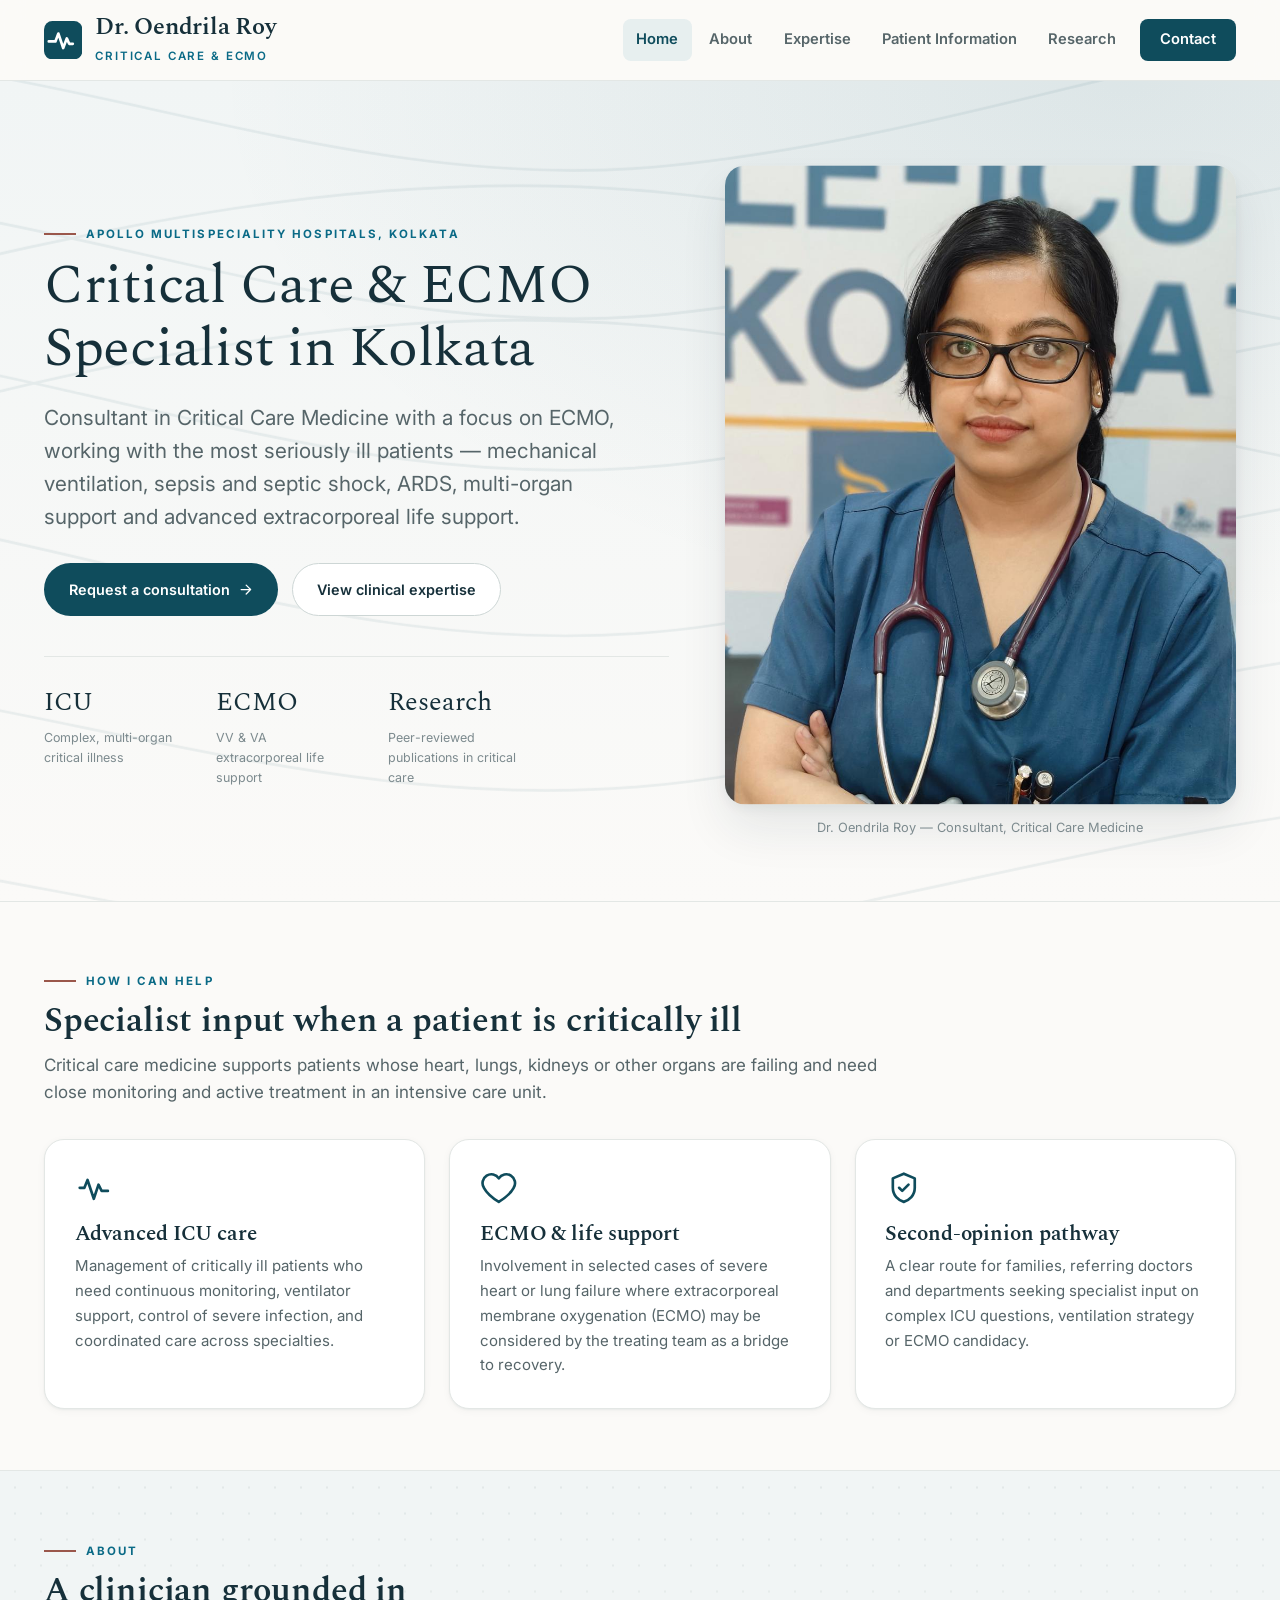
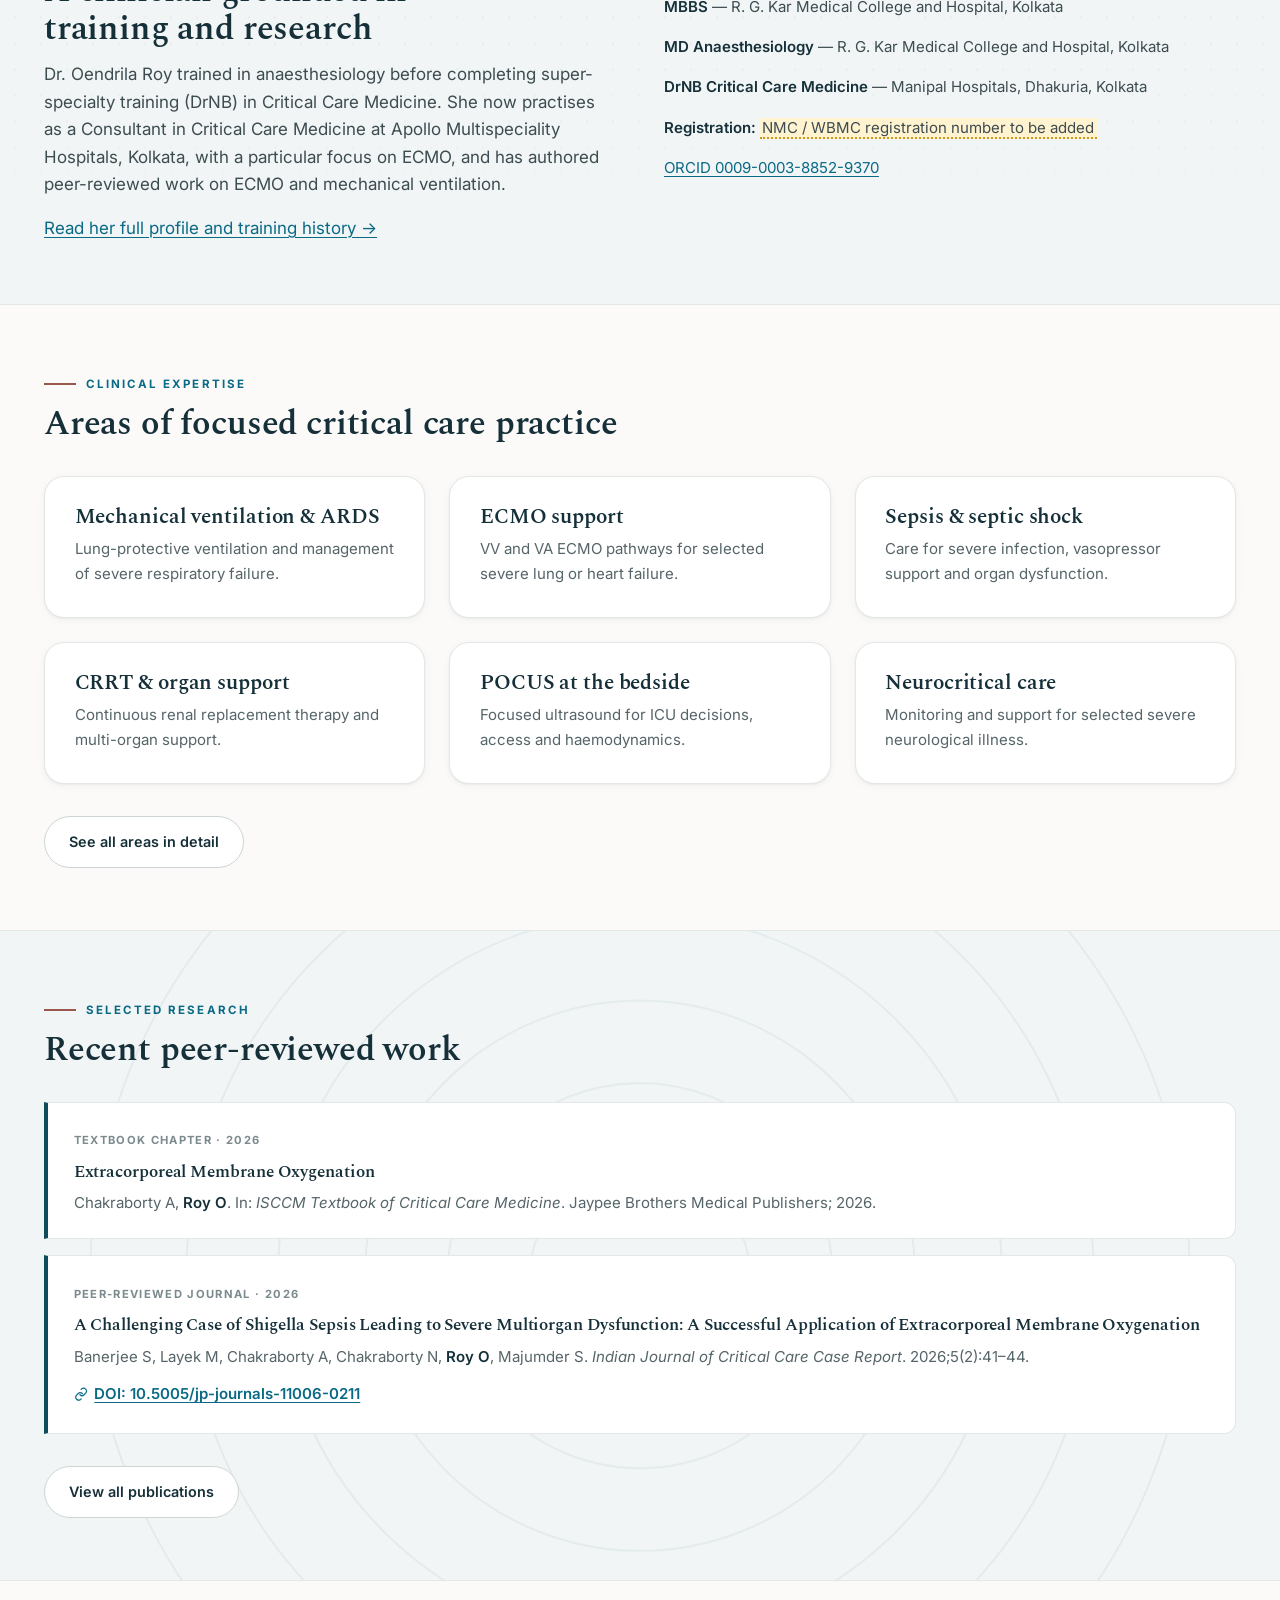
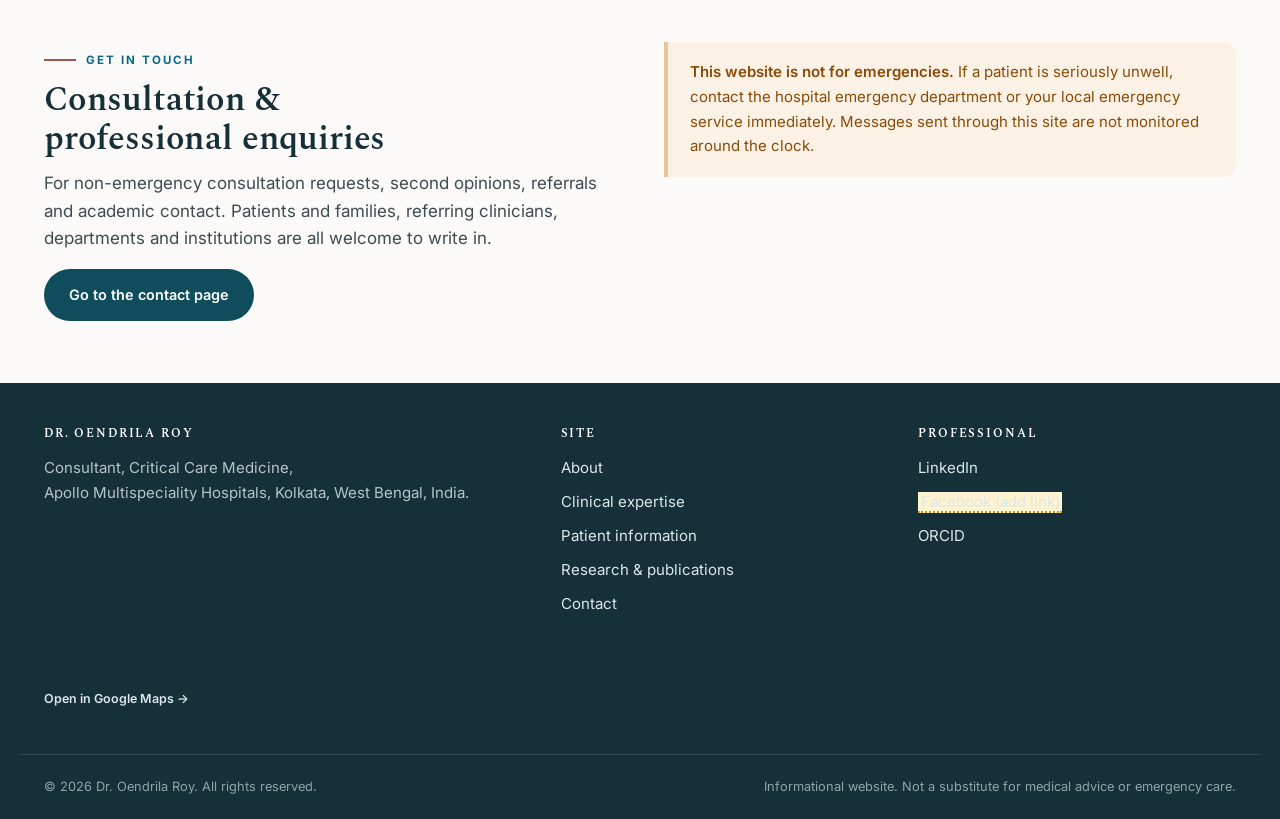
<file: index.html>
<!doctype html>
<html lang="en-IN">
  <head>
    <meta charset="utf-8" />
    <meta name="viewport" content="width=device-width, initial-scale=1" />

    <title>Dr. Oendrila Roy | Critical Care &amp; ECMO Specialist in Kolkata</title>
    <meta
      name="description"
      content="Dr. Oendrila Roy is a Consultant in Critical Care Medicine at Apollo Multispeciality Hospitals, Kolkata, with a focus on ECMO. Expertise in ICU care, mechanical ventilation, ECMO, sepsis, ARDS and multi-organ support."
    />
    <meta
      name="keywords"
      content="Critical Care Specialist Kolkata, ECMO Specialist Kolkata, ICU Specialist Kolkata, Intensivist Kolkata, Mechanical Ventilation Kolkata, Sepsis Specialist Kolkata, ARDS Kolkata, Dr Oendrila Roy"
    />
    <meta name="author" content="Dr. Oendrila Roy" />
    <meta name="robots" content="index, follow, max-image-preview:large" />
    <meta name="theme-color" content="#0f4c5c" />

    <link rel="canonical" href="https://droendrilaroy.github.io/" />
    <meta property="og:type" content="website" />
    <meta
      property="og:title"
      content="Dr. Oendrila Roy | Critical Care &amp; ECMO Specialist in Kolkata"
    />
    <meta
      property="og:description"
      content="Consultant in Critical Care Medicine at Apollo Multispeciality Hospitals, Kolkata, with a focus on ECMO."
    />
    <meta property="og:url" content="https://droendrilaroy.github.io/" />
    <meta property="og:image" content="https://droendrilaroy.github.io/assets/img/portrait.jpg" />
    <meta property="og:image:alt" content="Portrait of Dr. Oendrila Roy" />
    <meta name="twitter:card" content="summary_large_image" />

    <link rel="icon" href="assets/img/favicon.svg" type="image/svg+xml" />
    <link rel="apple-touch-icon" href="assets/img/favicon.svg" />

    <link rel="preconnect" href="https://fonts.googleapis.com" />
    <link rel="preconnect" href="https://fonts.gstatic.com" crossorigin />
    <link
      href="https://fonts.googleapis.com/css2?family=Inter:wght@400;500;600;700&family=Spectral:ital,wght@0,300;0,400;0,500;0,600;1,400&display=swap"
      rel="stylesheet"
    />
    <link rel="stylesheet" href="assets/css/styles.css" />
    <script>
      document.documentElement.classList.add('js');
    </script>

    <script type="application/ld+json">
      {
        "@context": "https://schema.org",
        "@graph": [
          {
            "@type": "Physician",
            "@id": "https://droendrilaroy.github.io/#physician",
            "name": "Dr. Oendrila Roy",
            "honorificPrefix": "Dr.",
            "jobTitle": "Consultant, Critical Care Medicine",
            "medicalSpecialty": [
              "Critical Care Medicine",
              "Intensive Care Medicine",
              "Anesthesiology"
            ],
            "description": "Consultant in Critical Care Medicine at Apollo Multispeciality Hospitals, Kolkata, with expertise in ICU care, mechanical ventilation, ECMO, ARDS, sepsis and multi-organ support.",
            "url": "https://droendrilaroy.github.io/",
            "address": {
              "@type": "PostalAddress",
              "addressLocality": "Kolkata",
              "addressRegion": "West Bengal",
              "addressCountry": "IN"
            },
            "worksFor": {
              "@type": "Hospital",
              "name": "Apollo Multispeciality Hospitals, Kolkata"
            },
            "sameAs": [
              "https://orcid.org/0009-0003-8852-9370",
              "https://www.linkedin.com/in/dr-oendrila-roy-448276230/"
            ]
          },
          {
            "@type": "WebSite",
            "@id": "https://droendrilaroy.github.io/#website",
            "url": "https://droendrilaroy.github.io/",
            "name": "Dr. Oendrila Roy",
            "inLanguage": "en-IN",
            "publisher": { "@id": "https://droendrilaroy.github.io/#physician" }
          }
        ]
      }
    </script>
  </head>

  <body>
    <a class="skip-link" href="#main">Skip to main content</a>

    <!-- ============================================================
         SITE HEADER — keep identical on every page.
         Only the aria-current="page" attribute changes per page.
         ============================================================ -->
    <header class="site-header">
      <div class="container site-header__inner">
        <a class="brand" href="index.html" aria-label="Dr. Oendrila Roy — home">
          <svg class="brand__mark" viewBox="0 0 64 64" aria-hidden="true">
            <rect width="64" height="64" rx="14" fill="currentColor" />
            <path d="M8 34h11l5-13 8 24 6-16 4 9h6" fill="none" stroke="#fff" stroke-width="4.5" stroke-linecap="round" stroke-linejoin="round" />
          </svg>
          <span>
            <span class="brand__name">Dr. Oendrila Roy</span>
            <span class="brand__role">Critical Care &amp; ECMO</span>
          </span>
        </a>
        <button class="nav-toggle" id="nav-toggle" aria-expanded="false" aria-controls="nav">
          <svg viewBox="0 0 24 24" fill="none" stroke="currentColor" stroke-width="2" aria-hidden="true">
            <path d="M4 6h16M4 12h16M4 18h16" stroke-linecap="round" />
          </svg>
          <span class="sr-only">Menu</span>
        </button>
        <nav class="nav" id="nav" aria-label="Primary">
          <a href="index.html" aria-current="page">Home</a>
          <a href="about.html">About</a>
          <a href="clinical-expertise.html">Expertise</a>
          <a href="patient-information.html">Patient Information</a>
          <a href="research-publications.html">Research</a>
          <a class="nav__cta" href="contact.html">Contact</a>
        </nav>
      </div>
    </header>

    <main id="main">
      <!-- HERO -->
      <section class="hero">
        <div class="parallax-layer parallax-layer--flow" data-parallax="0.18" aria-hidden="true"></div>
        <div class="container hero__inner">
          <div>
            <span class="kicker">Apollo Multispeciality Hospitals, Kolkata</span>
            <h1 class="hero__title">Critical Care &amp; ECMO Specialist in Kolkata</h1>
            <p class="hero__lead">
              Consultant in Critical Care Medicine with a focus on ECMO, working with the
              most seriously ill patients &mdash; mechanical ventilation, sepsis
              and septic shock, ARDS, multi-organ support and advanced extracorporeal life
              support.
            </p>
            <div class="hero__actions">
              <a class="btn btn--primary" href="contact.html">
                Request a consultation
                <svg viewBox="0 0 24 24" fill="none" stroke="currentColor" stroke-width="2" aria-hidden="true">
                  <path d="M5 12h14M13 5l7 7-7 7" stroke-linecap="round" stroke-linejoin="round" />
                </svg>
              </a>
              <a class="btn btn--ghost" href="clinical-expertise.html">View clinical expertise</a>
            </div>
            <dl class="hero__stats">
              <div>
                <dt>ICU</dt>
                <dd>Complex, multi-organ critical illness</dd>
              </div>
              <div>
                <dt>ECMO</dt>
                <dd>VV &amp; VA extracorporeal life support</dd>
              </div>
              <div>
                <dt>Research</dt>
                <dd>Peer-reviewed publications in critical care</dd>
              </div>
            </dl>
          </div>

          <figure class="portrait" data-parallax="-0.06">
            <img
              src="assets/img/portrait.jpg"
              width="960"
              height="1280"
              alt="Dr. Oendrila Roy, Consultant in Critical Care Medicine"
              loading="eager"
              decoding="async"
              draggable="false"
            />
            <figcaption>
              Dr. Oendrila Roy &mdash; Consultant, Critical Care Medicine
            </figcaption>
          </figure>
        </div>
      </section>

      <!-- WHAT I DO -->
      <section class="section container">
        <div class="section-head">
          <span class="kicker">How I can help</span>
          <h2>Specialist input when a patient is critically ill</h2>
          <p>
            Critical care medicine supports patients whose heart, lungs, kidneys or other
            organs are failing and need close monitoring and active treatment in an intensive
            care unit.
          </p>
        </div>

        <div class="grid grid--3">
          <article class="card reveal">
            <svg class="card__icon" viewBox="0 0 24 24" fill="none" stroke="currentColor" stroke-width="1.7" aria-hidden="true">
              <path d="M3 12h3l2-5 4 12 3-9 2 4h4" stroke-linecap="round" stroke-linejoin="round" />
            </svg>
            <h3>Advanced ICU care</h3>
            <p>
              Management of critically ill patients who need continuous monitoring, ventilator
              support, control of severe infection, and coordinated care across specialties.
            </p>
          </article>

          <article class="card reveal">
            <svg class="card__icon" viewBox="0 0 24 24" fill="none" stroke="currentColor" stroke-width="1.7" aria-hidden="true">
              <path d="M12 21s-7-4.35-9.5-9A5.5 5.5 0 0 1 12 6a5.5 5.5 0 0 1 9.5 6c-2.5 4.65-9.5 9-9.5 9Z" stroke-linejoin="round" />
            </svg>
            <h3>ECMO &amp; life support</h3>
            <p>
              Involvement in selected cases of severe heart or lung failure where
              extracorporeal membrane oxygenation (ECMO) may be considered by the treating
              team as a bridge to recovery.
            </p>
          </article>

          <article class="card reveal">
            <svg class="card__icon" viewBox="0 0 24 24" fill="none" stroke="currentColor" stroke-width="1.7" aria-hidden="true">
              <path d="M9 12l2 2 4-4M12 3l7 3v6c0 5-3.5 8-7 9-3.5-1-7-4-7-9V6l7-3Z" stroke-linecap="round" stroke-linejoin="round" />
            </svg>
            <h3>Second-opinion pathway</h3>
            <p>
              A clear route for families, referring doctors and departments seeking specialist
              input on complex ICU questions, ventilation strategy or ECMO candidacy.
            </p>
          </article>
        </div>
      </section>

      <!-- ABOUT IN BRIEF -->
      <section class="band">
        <div class="parallax-layer parallax-layer--dots" data-parallax="0.14" aria-hidden="true"></div>
        <div class="section container">
          <div class="grid grid--2" style="align-items: center; gap: 3rem">
            <div class="prose">
              <span class="kicker">About</span>
              <h2>A clinician grounded in training and research</h2>
              <p>
                Dr. Oendrila Roy trained in anaesthesiology before completing super-specialty
                training (DrNB) in Critical Care Medicine. She now practises as a Consultant in
                Critical Care Medicine at Apollo Multispeciality Hospitals, Kolkata, with a
                particular focus on ECMO, and has authored peer-reviewed work on ECMO and
                mechanical ventilation.
              </p>
              <p>
                <a href="about.html">Read her full profile and training history &rarr;</a>
              </p>
            </div>
            <ul class="stack" style="list-style: none; padding: 0; font-size: var(--step--1)">
              <li><strong>MBBS</strong> &mdash; R. G. Kar Medical College and Hospital, Kolkata</li>
              <li><strong>MD Anaesthesiology</strong> &mdash; R. G. Kar Medical College and Hospital, Kolkata</li>
              <li><strong>DrNB Critical Care Medicine</strong> &mdash; Manipal Hospitals, Dhakuria, Kolkata</li>
              <li>
                <strong>Registration:</strong>
                <span class="to-confirm">NMC / WBMC registration number to be added</span>
              </li>
              <li>
                <a href="https://orcid.org/0009-0003-8852-9370" target="_blank" rel="noopener"
                  >ORCID 0009-0003-8852-9370</a
                >
              </li>
            </ul>
          </div>
        </div>
      </section>

      <!-- EXPERTISE PREVIEW -->
      <section class="section container">
        <div class="section-head">
          <span class="kicker">Clinical expertise</span>
          <h2>Areas of focused critical care practice</h2>
        </div>
        <div class="grid grid--3">
          <article class="card reveal"><h3>Mechanical ventilation &amp; ARDS</h3><p>Lung-protective ventilation and management of severe respiratory failure.</p></article>
          <article class="card reveal"><h3>ECMO support</h3><p>VV and VA ECMO pathways for selected severe lung or heart failure.</p></article>
          <article class="card reveal"><h3>Sepsis &amp; septic shock</h3><p>Care for severe infection, vasopressor support and organ dysfunction.</p></article>
          <article class="card reveal"><h3>CRRT &amp; organ support</h3><p>Continuous renal replacement therapy and multi-organ support.</p></article>
          <article class="card reveal"><h3>POCUS at the bedside</h3><p>Focused ultrasound for ICU decisions, access and haemodynamics.</p></article>
          <article class="card reveal"><h3>Neurocritical care</h3><p>Monitoring and support for selected severe neurological illness.</p></article>
        </div>
        <p style="margin-top: 2rem">
          <a class="btn btn--ghost" href="clinical-expertise.html">See all areas in detail</a>
        </p>
      </section>

      <!-- RESEARCH HIGHLIGHT -->
      <section class="band">
        <div class="parallax-layer parallax-layer--contour" data-parallax="-0.12" aria-hidden="true"></div>
        <div class="section container">
          <div class="section-head">
            <span class="kicker">Selected research</span>
            <h2>Recent peer-reviewed work</h2>
          </div>
          <div class="pub">
            <span class="pub__type">Textbook chapter &middot; 2026</span>
            <h3>Extracorporeal Membrane Oxygenation</h3>
            <p class="pub__authors">
              Chakraborty A, <strong>Roy O</strong>. In: <em>ISCCM Textbook of Critical Care
              Medicine</em>. Jaypee Brothers Medical Publishers; 2026.
            </p>
          </div>
          <div class="pub">
            <span class="pub__type">Peer-reviewed journal &middot; 2026</span>
            <h3>
              A Challenging Case of Shigella Sepsis Leading to Severe Multiorgan Dysfunction:
              A Successful Application of Extracorporeal Membrane Oxygenation
            </h3>
            <p class="pub__authors">
              Banerjee S, Layek M, Chakraborty A, Chakraborty N, <strong>Roy O</strong>,
              Majumder S. <em>Indian Journal of Critical Care Case Report</em>. 2026;5(2):41&ndash;44.
            </p>
            <a class="pub__doi" href="https://doi.org/10.5005/jp-journals-11006-0211" target="_blank" rel="noopener">
              <svg viewBox="0 0 24 24" fill="none" stroke="currentColor" stroke-width="2" aria-hidden="true"><path d="M10 13a5 5 0 0 0 7 0l3-3a5 5 0 0 0-7-7l-1 1M14 11a5 5 0 0 0-7 0l-3 3a5 5 0 0 0 7 7l1-1" stroke-linecap="round" stroke-linejoin="round"/></svg>
              DOI: 10.5005/jp-journals-11006-0211
            </a>
          </div>
          <p style="margin-top: 2rem">
            <a class="btn btn--ghost" href="research-publications.html">View all publications</a>
          </p>
        </div>
      </section>

      <!-- CONTACT CTA + SAFETY -->
      <section class="section container">
        <div class="grid grid--2" style="gap: 3rem; align-items: start">
          <div class="prose">
            <span class="kicker">Get in touch</span>
            <h2>Consultation &amp; professional enquiries</h2>
            <p>
              For non-emergency consultation requests, second opinions, referrals and academic
              contact. Patients and families, referring clinicians, departments and
              institutions are all welcome to write in.
            </p>
            <p><a class="btn btn--primary" href="contact.html">Go to the contact page</a></p>
          </div>
          <div class="notice" role="note">
            <strong>This website is not for emergencies.</strong> If a patient is seriously
            unwell, contact the hospital emergency department or your local emergency service
            immediately. Messages sent through this site are not monitored around the clock.
          </div>
        </div>
      </section>
    </main>

    <!-- ============================================================
         SITE FOOTER — keep identical on every page.
         ============================================================ -->
    <footer class="site-footer">
      <div class="container site-footer__grid">
        <div>
          <h4>Dr. Oendrila Roy</h4>
          <p>
            Consultant, Critical Care Medicine,<br />
            Apollo Multispeciality Hospitals, Kolkata, West Bengal, India.
          </p>
          <div class="footer-map">
            <iframe
              title="Map — Apollo Multispeciality Hospitals, Kolkata"
              src="https://www.google.com/maps?q=Apollo%20Multispeciality%20Hospitals%2C%2058%20Canal%20Circular%20Road%2C%20Kadapara%2C%20Kolkata%20700054&output=embed"
              loading="lazy"
              referrerpolicy="no-referrer-when-downgrade"
            ></iframe>
            <a
              href="https://www.google.com/maps/search/?api=1&query=Apollo%20Multispeciality%20Hospitals%20Kolkata"
              target="_blank"
              rel="noopener"
              >Open in Google Maps &rarr;</a
            >
          </div>
        </div>
        <div>
          <h4>Site</h4>
          <ul>
            <li><a href="about.html">About</a></li>
            <li><a href="clinical-expertise.html">Clinical expertise</a></li>
            <li><a href="patient-information.html">Patient information</a></li>
            <li><a href="research-publications.html">Research &amp; publications</a></li>
            <li><a href="contact.html">Contact</a></li>
          </ul>
        </div>
        <div>
          <h4>Professional</h4>
          <ul>
            <li>
              <a href="https://www.linkedin.com/in/dr-oendrila-roy-448276230/" target="_blank" rel="noopener">LinkedIn</a>
            </li>
            <li>
              <!-- TODO: replace href with the real Facebook page URL -->
              <a href="#" class="to-confirm">Facebook (add link)</a>
            </li>
            <li>
              <a href="https://orcid.org/0009-0003-8852-9370" target="_blank" rel="noopener">ORCID</a>
            </li>
          </ul>
        </div>
      </div>
      <div class="container site-footer__bar">
        <span>&copy; 2026 Dr. Oendrila Roy. All rights reserved.</span>
        <span>Informational website. Not a substitute for medical advice or emergency care.</span>
      </div>
    </footer>

    <script>
      // Mobile navigation toggle
      (function () {
        var btn = document.getElementById('nav-toggle');
        var nav = document.getElementById('nav');
        if (btn && nav) {
          btn.addEventListener('click', function () {
            var open = nav.getAttribute('data-open') === 'true';
            nav.setAttribute('data-open', String(!open));
            btn.setAttribute('aria-expanded', String(!open));
          });
        }
      })();

      // Reveal-on-scroll (progressive enhancement; content is visible without JS,
      // and any element that never gets observed is force-shown as a failsafe).
      (function () {
        var els = [].slice.call(document.querySelectorAll('.reveal'));
        function showAll() {
          els.forEach(function (el) {
            el.classList.add('is-visible');
          });
        }
        if (!('IntersectionObserver' in window)) {
          showAll();
          return;
        }
        var io = new IntersectionObserver(
          function (entries) {
            entries.forEach(function (e) {
              if (e.isIntersecting) {
                e.target.classList.add('is-visible');
                io.unobserve(e.target);
              }
            });
          },
          { rootMargin: '0px 0px -10% 0px' },
        );
        els.forEach(function (el) {
          io.observe(el);
        });
        // Failsafe: reveal anything still hidden shortly after full load.
        window.addEventListener('load', function () {
          setTimeout(showAll, 1200);
        });
      })();

      // Parallax: translate any [data-parallax] element as its section moves
      // through the viewport. Strength is the attribute value. Honours
      // prefers-reduced-motion, throttled with requestAnimationFrame.
      (function () {
        var items = [].slice.call(document.querySelectorAll('[data-parallax]'));
        if (!items.length) return;
        var reduce = window.matchMedia('(prefers-reduced-motion: reduce)');
        var ticking = false;

        function hostOf(el) {
          return (
            el.closest('.hero, .band, .page-head, .parallax-host') || el.parentElement || el
          );
        }
        function apply() {
          ticking = false;
          var vh = window.innerHeight || document.documentElement.clientHeight;
          items.forEach(function (el) {
            if (reduce.matches) {
              el.style.transform = '';
              return;
            }
            var rect = hostOf(el).getBoundingClientRect();
            var fromCentre = (rect.top + rect.height / 2 - vh / 2) / vh; // ~ -1..1 on screen
            fromCentre = Math.max(-1.2, Math.min(1.2, fromCentre)); // clamp off-screen extremes
            var speed = parseFloat(el.getAttribute('data-parallax')) || 0.15;
            el.style.transform =
              'translate3d(0,' + (fromCentre * speed * -140).toFixed(1) + 'px,0)';
          });
        }
        function schedule() {
          if (!ticking) {
            ticking = true;
            requestAnimationFrame(apply);
          }
        }
        window.addEventListener('scroll', schedule, { passive: true });
        window.addEventListener('resize', schedule);
        reduce.addEventListener('change', apply);
        apply();
      })();
    </script>
  </body>
</html>
</file>
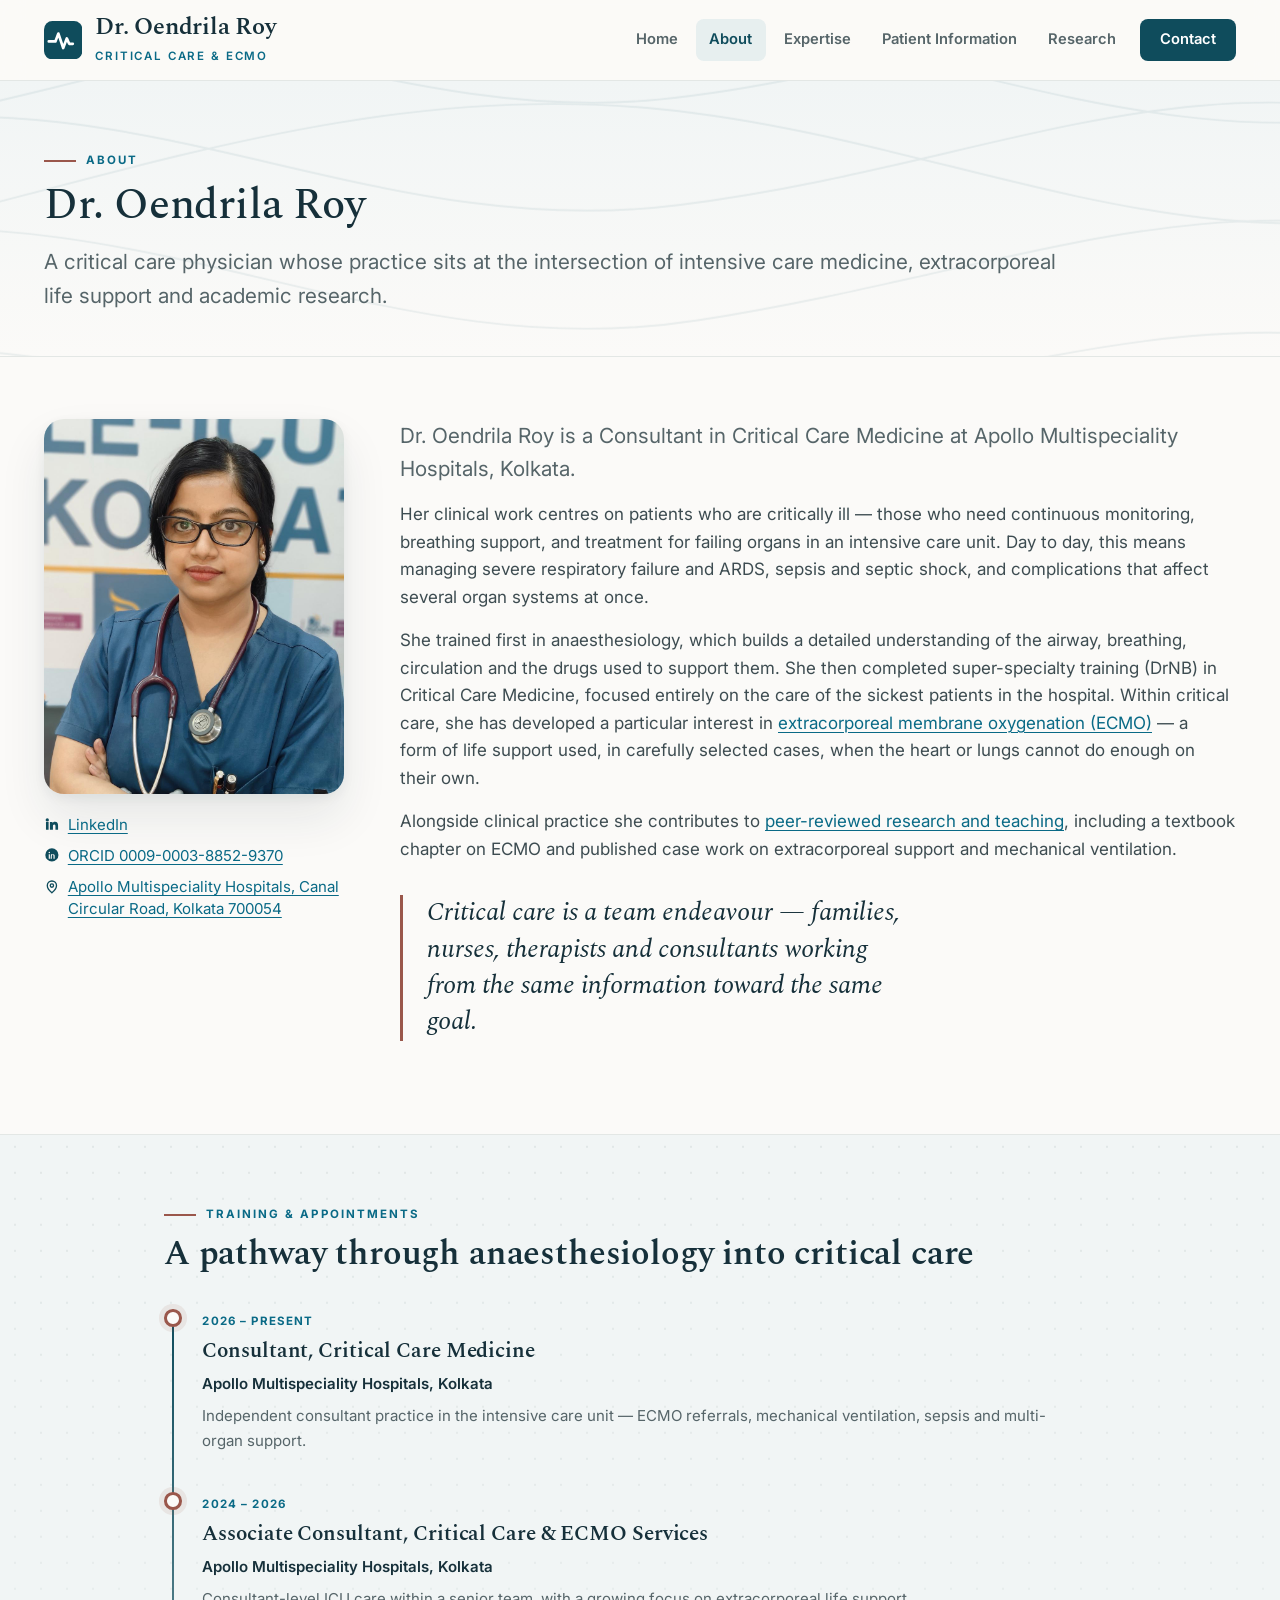
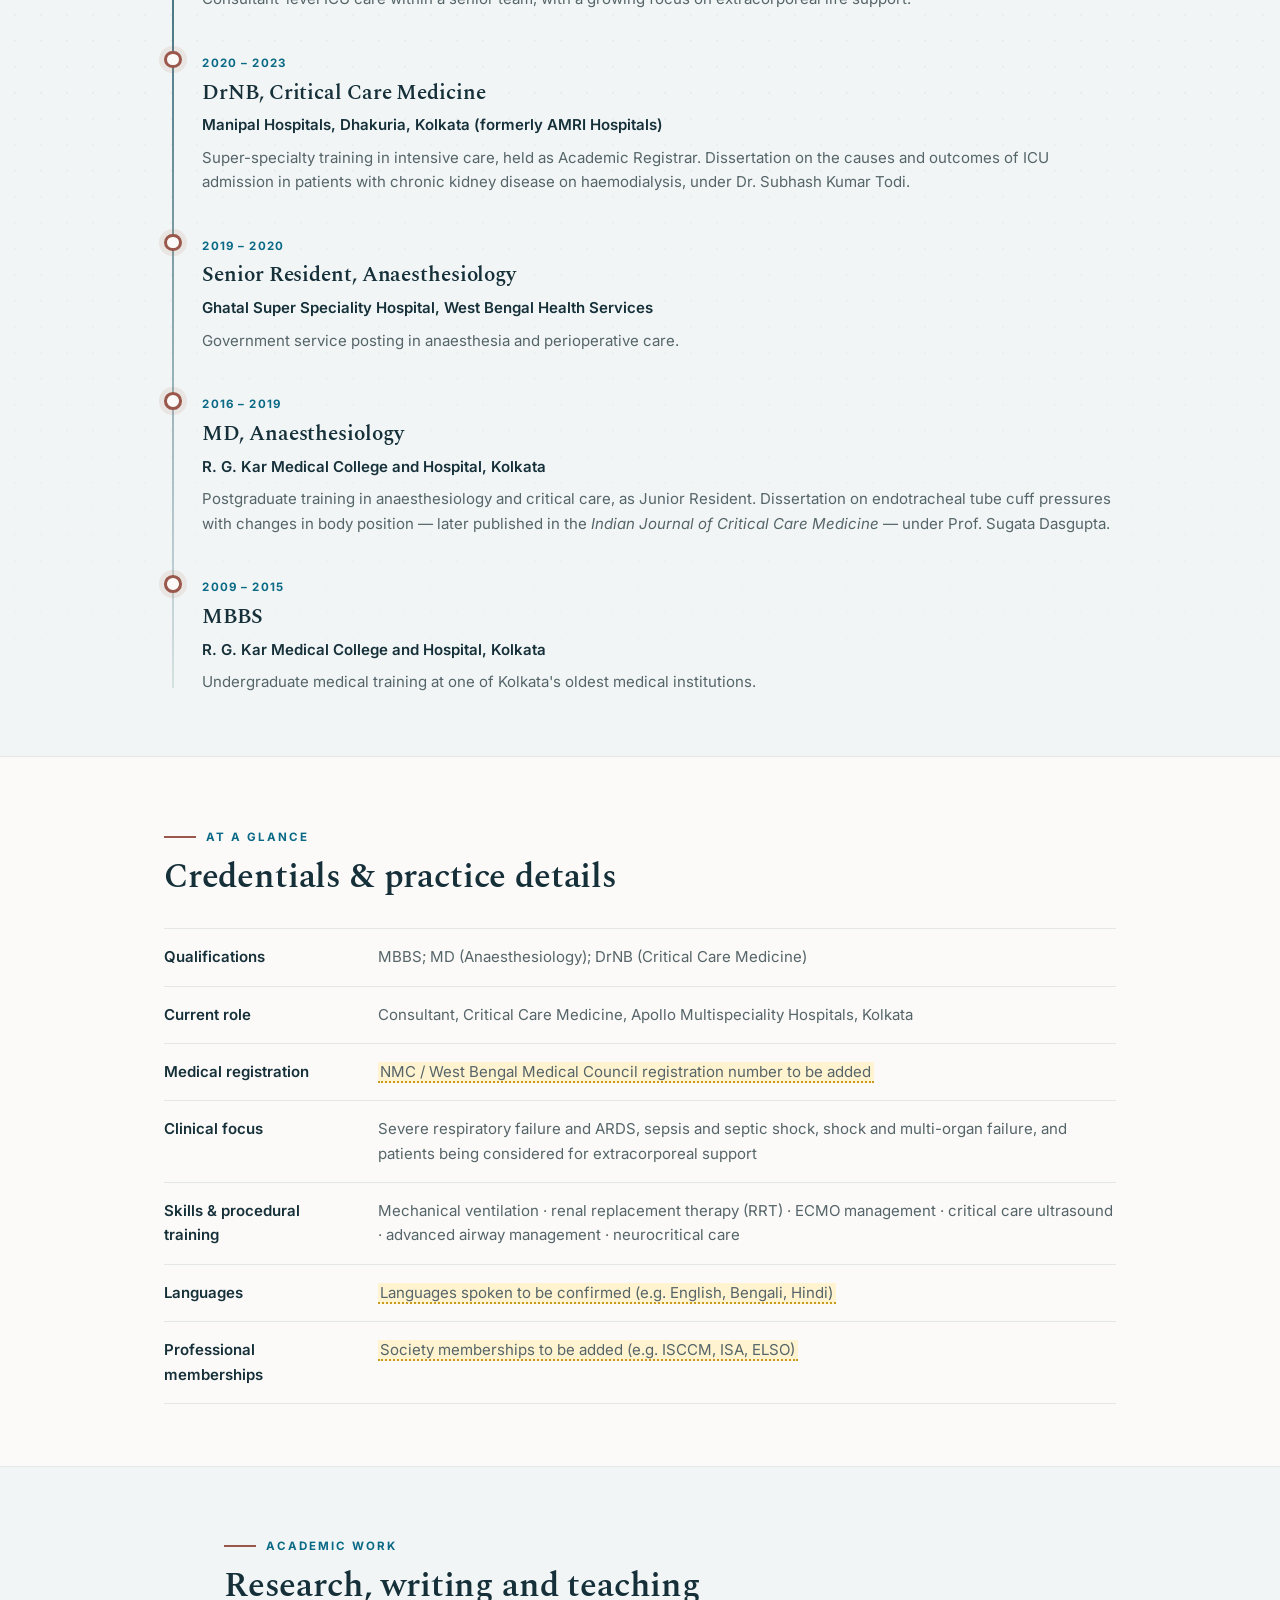
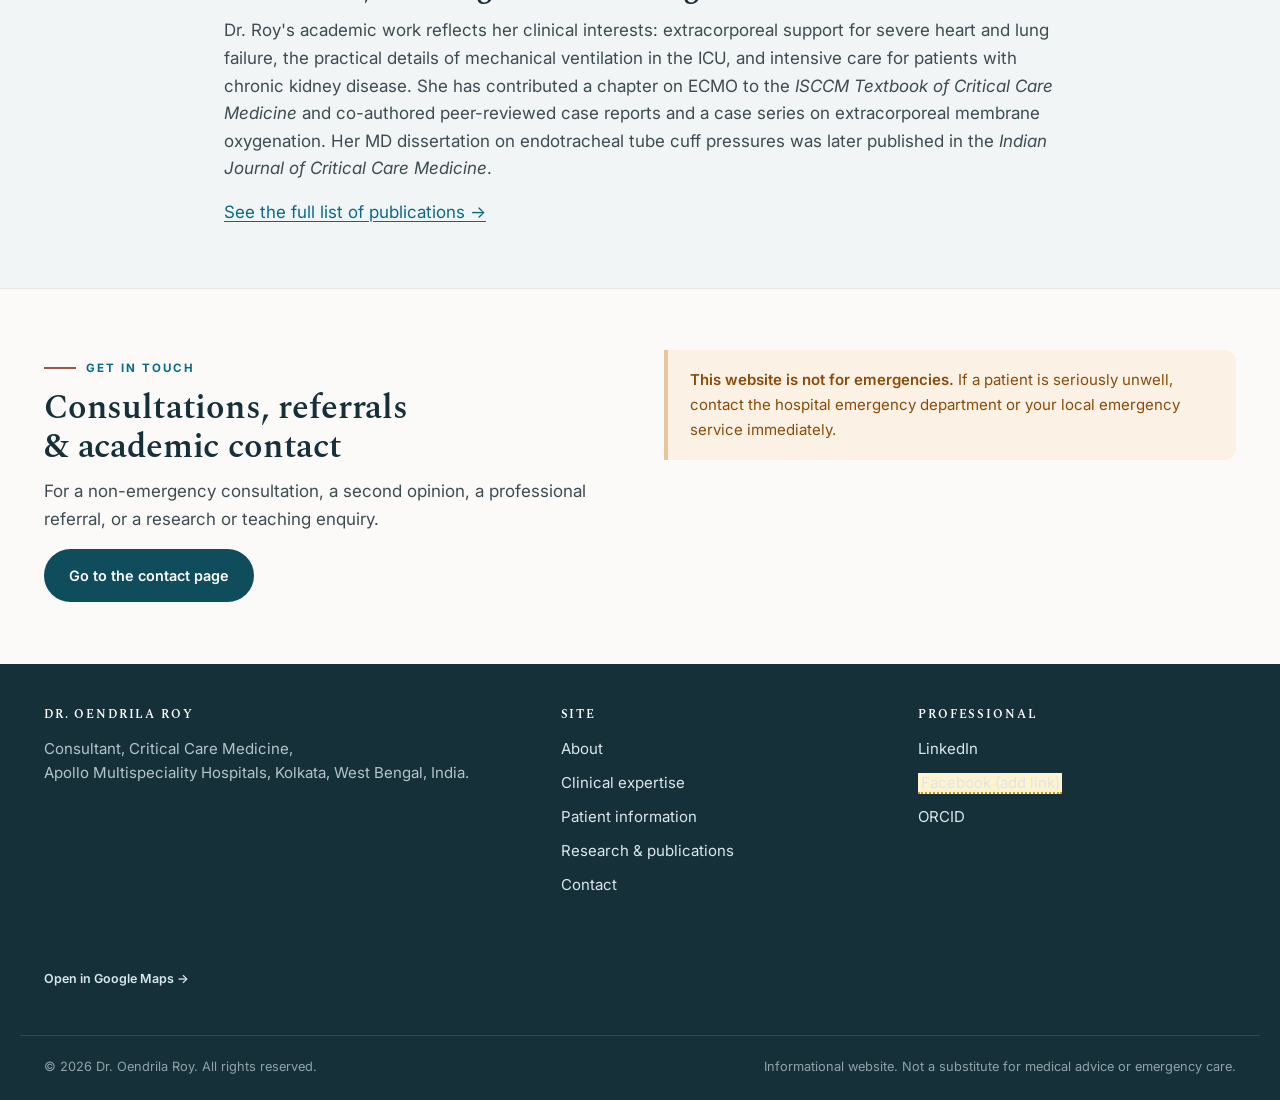
<file: about.html>
<!doctype html>
<html lang="en-IN">
  <head>
    <meta charset="utf-8" />
    <meta name="viewport" content="width=device-width, initial-scale=1" />

    <title>About Dr. Oendrila Roy | Critical Care &amp; ECMO Consultant, Kolkata</title>
    <meta
      name="description"
      content="Training, qualifications and hospital appointments of Dr. Oendrila Roy — Consultant in Critical Care Medicine at Apollo Multispeciality Hospitals, Kolkata, with a focus on ECMO."
    />
    <meta
      name="keywords"
      content="Dr Oendrila Roy, Critical Care Consultant Kolkata, Intensivist Kolkata, ECMO Specialist Kolkata, DrNB Critical Care, MD Anaesthesiology"
    />
    <meta name="author" content="Dr. Oendrila Roy" />
    <meta name="robots" content="index, follow, max-image-preview:large" />
    <meta name="theme-color" content="#0f4c5c" />

    <link rel="canonical" href="https://droendrilaroy.github.io/about.html" />
    <meta property="og:type" content="profile" />
    <meta property="og:title" content="About Dr. Oendrila Roy | Critical Care &amp; ECMO Consultant" />
    <meta
      property="og:description"
      content="Training, qualifications and hospital appointments of Dr. Oendrila Roy in Kolkata."
    />
    <meta property="og:url" content="https://droendrilaroy.github.io/about.html" />
    <meta property="og:image" content="https://droendrilaroy.github.io/assets/img/portrait.jpg" />
    <meta property="og:image:alt" content="Portrait of Dr. Oendrila Roy" />
    <meta name="twitter:card" content="summary_large_image" />

    <link rel="icon" href="assets/img/favicon.svg" type="image/svg+xml" />
    <link rel="apple-touch-icon" href="assets/img/favicon.svg" />

    <link rel="preconnect" href="https://fonts.googleapis.com" />
    <link rel="preconnect" href="https://fonts.gstatic.com" crossorigin />
    <link
      href="https://fonts.googleapis.com/css2?family=Inter:wght@400;500;600;700&family=Spectral:ital,wght@0,300;0,400;0,500;0,600;1,400&display=swap"
      rel="stylesheet"
    />
    <link rel="stylesheet" href="assets/css/styles.css" />
    <script>
      document.documentElement.classList.add('js');
    </script>

    <script type="application/ld+json">
      {
        "@context": "https://schema.org",
        "@type": "Physician",
        "@id": "https://droendrilaroy.github.io/#physician",
        "name": "Dr. Oendrila Roy",
        "honorificPrefix": "Dr.",
        "jobTitle": "Consultant, Critical Care Medicine",
        "image": "https://droendrilaroy.github.io/assets/img/portrait.jpg",
        "url": "https://droendrilaroy.github.io/about.html",
        "medicalSpecialty": ["Critical Care Medicine", "Intensive Care Medicine", "Anesthesiology"],
        "alumniOf": [
          { "@type": "CollegeOrUniversity", "name": "R. G. Kar Medical College and Hospital, Kolkata" },
          { "@type": "MedicalOrganization", "name": "Manipal Hospitals, Dhakuria, Kolkata (formerly AMRI Hospitals)" }
        ],
        "worksFor": { "@type": "Hospital", "name": "Apollo Multispeciality Hospitals, Kolkata" },
        "sameAs": [
          "https://orcid.org/0009-0003-8852-9370",
          "https://www.linkedin.com/in/dr-oendrila-roy-448276230/"
        ]
      }
    </script>
  </head>

  <body>
    <a class="skip-link" href="#main">Skip to main content</a>

    <!-- ============================================================
         SITE HEADER — keep identical on every page.
         ============================================================ -->
    <header class="site-header">
      <div class="container site-header__inner">
        <a class="brand" href="index.html" aria-label="Dr. Oendrila Roy — home">
          <svg class="brand__mark" viewBox="0 0 64 64" aria-hidden="true">
            <rect width="64" height="64" rx="14" fill="currentColor" />
            <path d="M8 34h11l5-13 8 24 6-16 4 9h6" fill="none" stroke="#fff" stroke-width="4.5" stroke-linecap="round" stroke-linejoin="round" />
          </svg>
          <span>
            <span class="brand__name">Dr. Oendrila Roy</span>
            <span class="brand__role">Critical Care &amp; ECMO</span>
          </span>
        </a>
        <button class="nav-toggle" id="nav-toggle" aria-expanded="false" aria-controls="nav">
          <svg viewBox="0 0 24 24" fill="none" stroke="currentColor" stroke-width="2" aria-hidden="true">
            <path d="M4 6h16M4 12h16M4 18h16" stroke-linecap="round" />
          </svg>
          <span class="sr-only">Menu</span>
        </button>
        <nav class="nav" id="nav" aria-label="Primary">
          <a href="index.html">Home</a>
          <a href="about.html" aria-current="page">About</a>
          <a href="clinical-expertise.html">Expertise</a>
          <a href="patient-information.html">Patient Information</a>
          <a href="research-publications.html">Research</a>
          <a class="nav__cta" href="contact.html">Contact</a>
        </nav>
      </div>
    </header>

    <main id="main">
      <!-- PAGE HEAD -->
      <section class="page-head">
        <div class="parallax-layer parallax-layer--flow" data-parallax="0.16" aria-hidden="true"></div>
        <div class="container">
          <span class="kicker">About</span>
          <h1>Dr. Oendrila Roy</h1>
          <p>
            A critical care physician whose practice sits at the intersection of intensive
            care medicine, extracorporeal life support and academic research.
          </p>
        </div>
      </section>

      <!-- PROFILE -->
      <section class="section container">
        <div class="profile">
          <figure class="profile__photo">
            <img
              src="assets/img/portrait.jpg"
              width="960"
              height="1280"
              alt="Dr. Oendrila Roy, Consultant in Critical Care Medicine"
              draggable="false"
            />
            <figcaption class="profile__meta">
              <a href="https://www.linkedin.com/in/dr-oendrila-roy-448276230/" target="_blank" rel="noopener">
                <svg viewBox="0 0 24 24" fill="currentColor" aria-hidden="true"><path d="M4.98 3.5A2.5 2.5 0 1 1 5 8.5a2.5 2.5 0 0 1 0-5ZM3 9h4v12H3zM9 9h3.8v1.7h.05c.53-1 1.83-2.05 3.77-2.05 4.03 0 4.78 2.65 4.78 6.1V21h-4v-5.3c0-1.26-.02-2.9-1.77-2.9-1.77 0-2.04 1.38-2.04 2.8V21H9z"/></svg>
                LinkedIn
              </a>
              <a href="https://orcid.org/0009-0003-8852-9370" target="_blank" rel="noopener">
                <svg viewBox="0 0 24 24" fill="currentColor" aria-hidden="true"><path d="M12 2a10 10 0 1 0 0 20 10 10 0 0 0 0-20ZM8.1 7.4a1.1 1.1 0 1 1 0 2.2 1.1 1.1 0 0 1 0-2.2ZM7.2 11h1.8v6.8H7.2Zm3.4 0h1.72v.93h.02c.24-.45.83-.93 1.7-.93 1.82 0 2.16 1.2 2.16 2.76v4.04h-1.8v-3.58c0-.85-.02-1.95-1.19-1.95-1.19 0-1.37.93-1.37 1.89v3.64h-1.8Z"/></svg>
                ORCID 0009-0003-8852-9370
              </a>
              <a
                href="https://www.google.com/maps/search/?api=1&query=Apollo%20Multispeciality%20Hospitals%2C%2058%20Canal%20Circular%20Road%2C%20Kadapara%2C%20Kolkata%20700054"
                target="_blank"
                rel="noopener"
              >
                <svg viewBox="0 0 24 24" fill="none" stroke="currentColor" stroke-width="2" aria-hidden="true"><path d="M12 21s-7-5.5-7-11a7 7 0 0 1 14 0c0 5.5-7 11-7 11Z"/><circle cx="12" cy="10" r="2.5"/></svg>
                Apollo Multispeciality Hospitals, Canal Circular Road, Kolkata 700054
              </a>
            </figcaption>
          </figure>

          <div class="prose">
            <p class="lede">
              Dr. Oendrila Roy is a Consultant in Critical Care Medicine at Apollo
              Multispeciality Hospitals, Kolkata.
            </p>
            <p>
              Her clinical work centres on patients who are critically ill &mdash; those who
              need continuous monitoring, breathing support, and treatment for failing organs
              in an intensive care unit. Day to day, this means managing severe respiratory
              failure and ARDS, sepsis and septic shock, and complications that affect several
              organ systems at once.
            </p>
            <p>
              She trained first in anaesthesiology, which builds a detailed understanding of
              the airway, breathing, circulation and the drugs used to support them. She then
              completed super-specialty training (DrNB) in Critical Care Medicine, focused
              entirely on the care of the sickest patients in the hospital. Within critical
              care, she has developed a particular interest in
              <a href="clinical-expertise.html">extracorporeal membrane oxygenation (ECMO)</a>
              &mdash; a form of life support used, in carefully selected cases, when the heart
              or lungs cannot do enough on their own.
            </p>
            <p>
              Alongside clinical practice she contributes to
              <a href="research-publications.html">peer-reviewed research and teaching</a>,
              including a textbook chapter on ECMO and published case work on extracorporeal
              support and mechanical ventilation.
            </p>

            <blockquote class="pullquote">
              Critical care is a team endeavour &mdash; families, nurses, therapists and
              consultants working from the same information toward the same goal.
            </blockquote>
          </div>
        </div>
      </section>

      <!-- TRAINING & APPOINTMENTS -->
      <section class="band">
        <div class="parallax-layer parallax-layer--dots" data-parallax="0.12" aria-hidden="true"></div>
        <div class="section container container--narrow">
          <div class="section-head">
            <span class="kicker">Training &amp; appointments</span>
            <h2>A pathway through anaesthesiology into critical care</h2>
          </div>
          <ol class="timeline">
            <li>
              <span class="year">2026 &ndash; Present</span>
              <h3>Consultant, Critical Care Medicine</h3>
              <p class="place">Apollo Multispeciality Hospitals, Kolkata</p>
              <p>
                Independent consultant practice in the intensive care unit &mdash; ECMO
                referrals, mechanical ventilation, sepsis and multi-organ support.
              </p>
            </li>
            <li>
              <span class="year">2024 &ndash; 2026</span>
              <h3>Associate Consultant, Critical Care &amp; ECMO Services</h3>
              <p class="place">Apollo Multispeciality Hospitals, Kolkata</p>
              <p>
                Consultant-level ICU care within a senior team, with a growing focus on
                extracorporeal life support.
              </p>
            </li>
            <li>
              <span class="year">2020 &ndash; 2023</span>
              <h3>DrNB, Critical Care Medicine</h3>
              <p class="place">Manipal Hospitals, Dhakuria, Kolkata (formerly AMRI Hospitals)</p>
              <p>
                Super-specialty training in intensive care, held as Academic Registrar.
                Dissertation on the causes and outcomes of ICU admission in patients with
                chronic kidney disease on haemodialysis, under Dr. Subhash Kumar Todi.
              </p>
            </li>
            <li>
              <span class="year">2019 &ndash; 2020</span>
              <h3>Senior Resident, Anaesthesiology</h3>
              <p class="place">Ghatal Super Speciality Hospital, West Bengal Health Services</p>
              <p>Government service posting in anaesthesia and perioperative care.</p>
            </li>
            <li>
              <span class="year">2016 &ndash; 2019</span>
              <h3>MD, Anaesthesiology</h3>
              <p class="place">R. G. Kar Medical College and Hospital, Kolkata</p>
              <p>
                Postgraduate training in anaesthesiology and critical care, as Junior
                Resident. Dissertation on endotracheal tube cuff pressures with changes in
                body position &mdash; later published in the
                <em>Indian Journal of Critical Care Medicine</em> &mdash; under Prof. Sugata
                Dasgupta.
              </p>
            </li>
            <li>
              <span class="year">2009 &ndash; 2015</span>
              <h3>MBBS</h3>
              <p class="place">R. G. Kar Medical College and Hospital, Kolkata</p>
              <p>Undergraduate medical training at one of Kolkata's oldest medical institutions.</p>
            </li>
          </ol>
        </div>
      </section>

      <!-- CREDENTIALS AT A GLANCE -->
      <section class="section container container--narrow">
        <div class="section-head">
          <span class="kicker">At a glance</span>
          <h2>Credentials &amp; practice details</h2>
        </div>
        <dl class="deflist">
          <div>
            <dt>Qualifications</dt>
            <dd>MBBS; MD (Anaesthesiology); DrNB (Critical Care Medicine)</dd>
          </div>
          <div>
            <dt>Current role</dt>
            <dd>Consultant, Critical Care Medicine, Apollo Multispeciality Hospitals, Kolkata</dd>
          </div>
          <div>
            <dt>Medical registration</dt>
            <dd><span class="to-confirm">NMC / West Bengal Medical Council registration number to be added</span></dd>
          </div>
          <div>
            <dt>Clinical focus</dt>
            <dd>Severe respiratory failure and ARDS, sepsis and septic shock, shock and multi-organ failure, and patients being considered for extracorporeal support</dd>
          </div>
          <div>
            <dt>Skills &amp; procedural training</dt>
            <dd>Mechanical ventilation &middot; renal replacement therapy (RRT) &middot; ECMO management &middot; critical care ultrasound &middot; advanced airway management &middot; neurocritical care</dd>
          </div>
          <div>
            <dt>Languages</dt>
            <dd><span class="to-confirm">Languages spoken to be confirmed (e.g. English, Bengali, Hindi)</span></dd>
          </div>
          <div>
            <dt>Professional memberships</dt>
            <dd><span class="to-confirm">Society memberships to be added (e.g. ISCCM, ISA, ELSO)</span></dd>
          </div>
        </dl>
      </section>

      <!-- ACADEMIC -->
      <section class="band">
        <div class="section container container--narrow prose">
          <span class="kicker">Academic work</span>
          <h2>Research, writing and teaching</h2>
          <p>
            Dr. Roy's academic work reflects her clinical interests: extracorporeal support
            for severe heart and lung failure, the practical details of mechanical ventilation
            in the ICU, and intensive care for patients with chronic kidney disease. She has
            contributed a chapter on ECMO to the <em>ISCCM Textbook of Critical Care
            Medicine</em> and co-authored peer-reviewed case reports and a case series on
            extracorporeal membrane oxygenation. Her MD dissertation on endotracheal tube cuff
            pressures was later published in the <em>Indian Journal of Critical Care
            Medicine</em>.
          </p>
          <p><a href="research-publications.html">See the full list of publications &rarr;</a></p>
        </div>
      </section>

      <!-- CTA -->
      <section class="section container">
        <div class="grid grid--2" style="gap: 3rem; align-items: start">
          <div class="prose">
            <span class="kicker">Get in touch</span>
            <h2>Consultations, referrals &amp; academic contact</h2>
            <p>
              For a non-emergency consultation, a second opinion, a professional referral, or
              a research or teaching enquiry.
            </p>
            <p><a class="btn btn--primary" href="contact.html">Go to the contact page</a></p>
          </div>
          <div class="notice" role="note">
            <strong>This website is not for emergencies.</strong> If a patient is seriously
            unwell, contact the hospital emergency department or your local emergency service
            immediately.
          </div>
        </div>
      </section>
    </main>

    <!-- ============================================================
         SITE FOOTER — keep identical on every page.
         ============================================================ -->
    <footer class="site-footer">
      <div class="container site-footer__grid">
        <div>
          <h4>Dr. Oendrila Roy</h4>
          <p>
            Consultant, Critical Care Medicine,<br />
            Apollo Multispeciality Hospitals, Kolkata, West Bengal, India.
          </p>
          <div class="footer-map">
            <iframe
              title="Map — Apollo Multispeciality Hospitals, Kolkata"
              src="https://www.google.com/maps?q=Apollo%20Multispeciality%20Hospitals%2C%2058%20Canal%20Circular%20Road%2C%20Kadapara%2C%20Kolkata%20700054&output=embed"
              loading="lazy"
              referrerpolicy="no-referrer-when-downgrade"
            ></iframe>
            <a
              href="https://www.google.com/maps/search/?api=1&query=Apollo%20Multispeciality%20Hospitals%20Kolkata"
              target="_blank"
              rel="noopener"
              >Open in Google Maps &rarr;</a
            >
          </div>
        </div>
        <div>
          <h4>Site</h4>
          <ul>
            <li><a href="about.html">About</a></li>
            <li><a href="clinical-expertise.html">Clinical expertise</a></li>
            <li><a href="patient-information.html">Patient information</a></li>
            <li><a href="research-publications.html">Research &amp; publications</a></li>
            <li><a href="contact.html">Contact</a></li>
          </ul>
        </div>
        <div>
          <h4>Professional</h4>
          <ul>
            <li>
              <a href="https://www.linkedin.com/in/dr-oendrila-roy-448276230/" target="_blank" rel="noopener">LinkedIn</a>
            </li>
            <li>
              <!-- TODO: replace href with the real Facebook page URL -->
              <a href="#" class="to-confirm">Facebook (add link)</a>
            </li>
            <li>
              <a href="https://orcid.org/0009-0003-8852-9370" target="_blank" rel="noopener">ORCID</a>
            </li>
          </ul>
        </div>
      </div>
      <div class="container site-footer__bar">
        <span>&copy; 2026 Dr. Oendrila Roy. All rights reserved.</span>
        <span>Informational website. Not a substitute for medical advice or emergency care.</span>
      </div>
    </footer>

    <script>
      // Mobile navigation toggle
      (function () {
        var btn = document.getElementById('nav-toggle');
        var nav = document.getElementById('nav');
        if (btn && nav) {
          btn.addEventListener('click', function () {
            var open = nav.getAttribute('data-open') === 'true';
            nav.setAttribute('data-open', String(!open));
            btn.setAttribute('aria-expanded', String(!open));
          });
        }
      })();

      // Reveal-on-scroll (content is visible without JS; failsafe reveals all)
      (function () {
        var els = [].slice.call(document.querySelectorAll('.reveal'));
        function showAll() {
          els.forEach(function (el) {
            el.classList.add('is-visible');
          });
        }
        if (!('IntersectionObserver' in window)) {
          showAll();
          return;
        }
        var io = new IntersectionObserver(
          function (entries) {
            entries.forEach(function (e) {
              if (e.isIntersecting) {
                e.target.classList.add('is-visible');
                io.unobserve(e.target);
              }
            });
          },
          { rootMargin: '0px 0px -10% 0px' },
        );
        els.forEach(function (el) {
          io.observe(el);
        });
        window.addEventListener('load', function () {
          setTimeout(showAll, 1200);
        });
      })();

      // Parallax
      (function () {
        var items = [].slice.call(document.querySelectorAll('[data-parallax]'));
        if (!items.length) return;
        var reduce = window.matchMedia('(prefers-reduced-motion: reduce)');
        var ticking = false;
        function hostOf(el) {
          return el.closest('.hero, .band, .page-head, .parallax-host') || el.parentElement || el;
        }
        function apply() {
          ticking = false;
          var vh = window.innerHeight || document.documentElement.clientHeight;
          items.forEach(function (el) {
            if (reduce.matches) {
              el.style.transform = '';
              return;
            }
            var rect = hostOf(el).getBoundingClientRect();
            var fromCentre = (rect.top + rect.height / 2 - vh / 2) / vh;
            fromCentre = Math.max(-1.2, Math.min(1.2, fromCentre));
            var speed = parseFloat(el.getAttribute('data-parallax')) || 0.15;
            el.style.transform = 'translate3d(0,' + (fromCentre * speed * -140).toFixed(1) + 'px,0)';
          });
        }
        function schedule() {
          if (!ticking) {
            ticking = true;
            requestAnimationFrame(apply);
          }
        }
        window.addEventListener('scroll', schedule, { passive: true });
        window.addEventListener('resize', schedule);
        reduce.addEventListener('change', apply);
        apply();
      })();
    </script>
  </body>
</html>
</file>
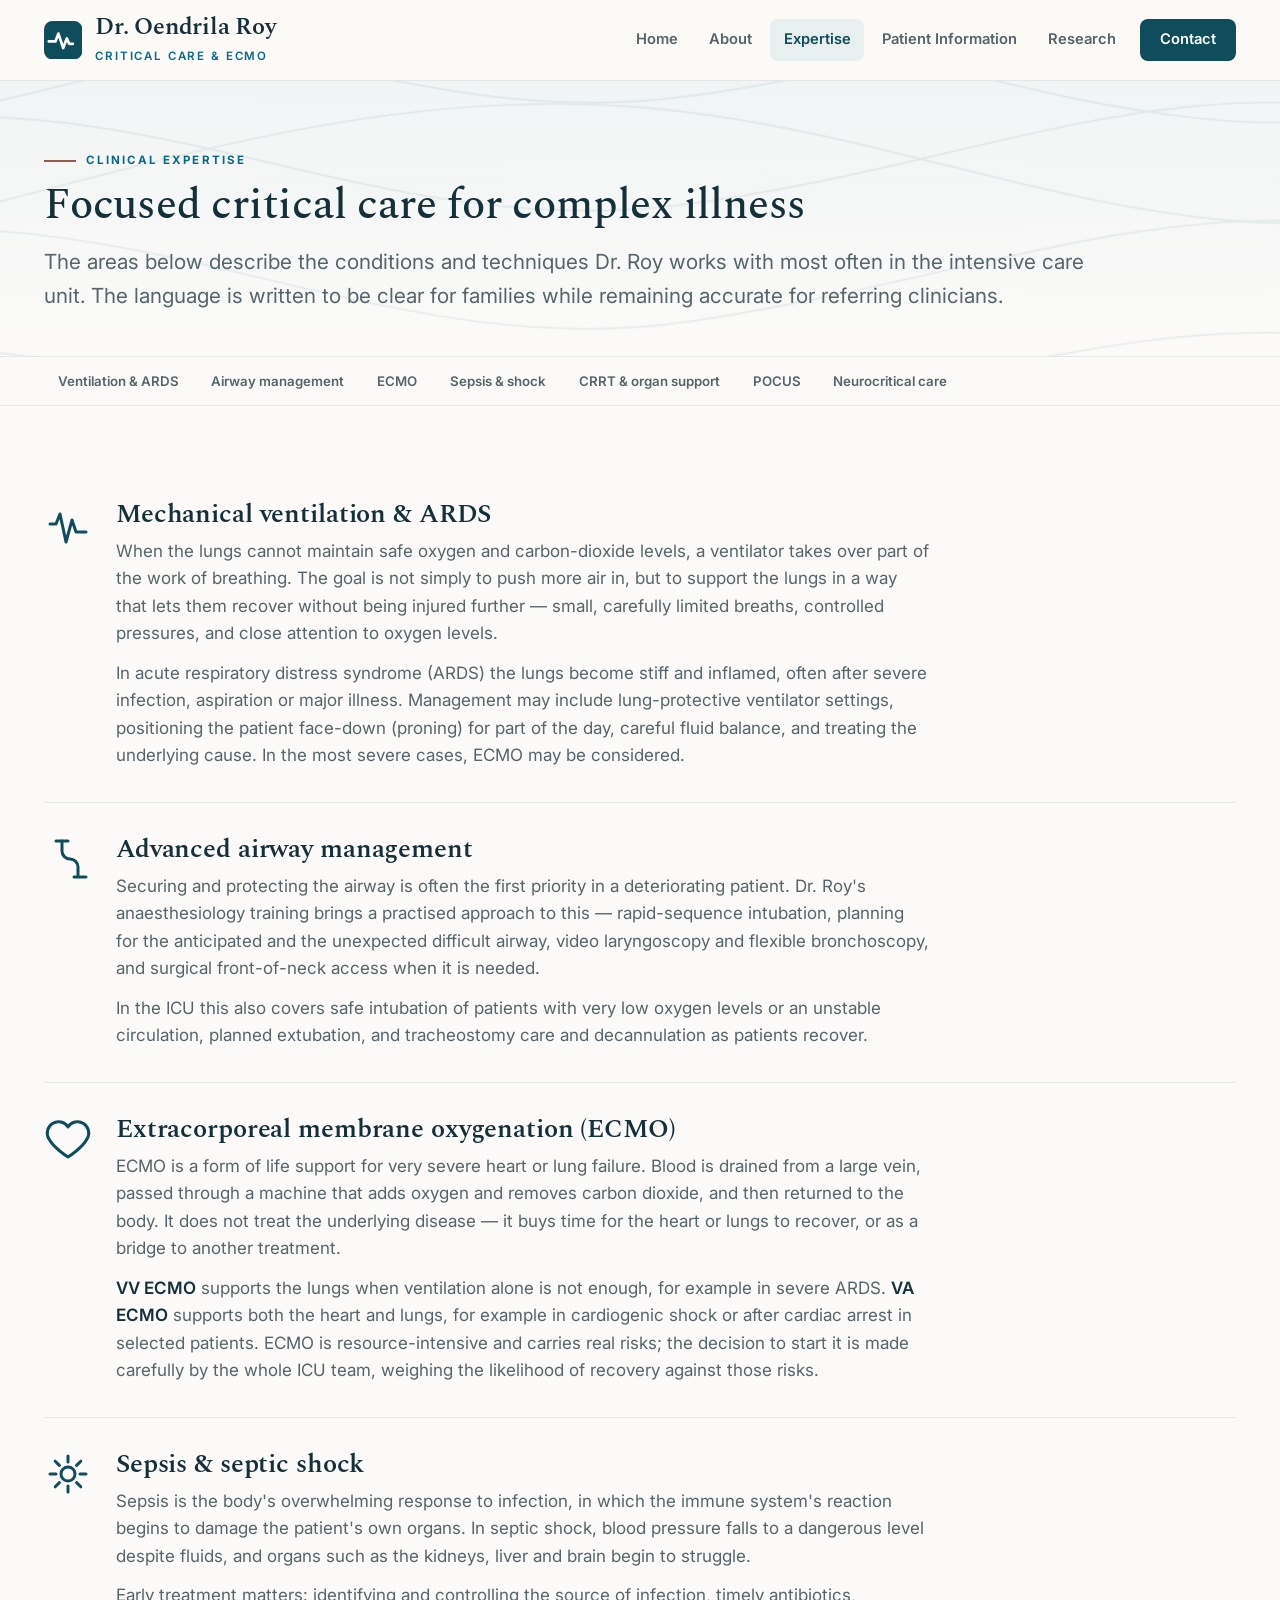
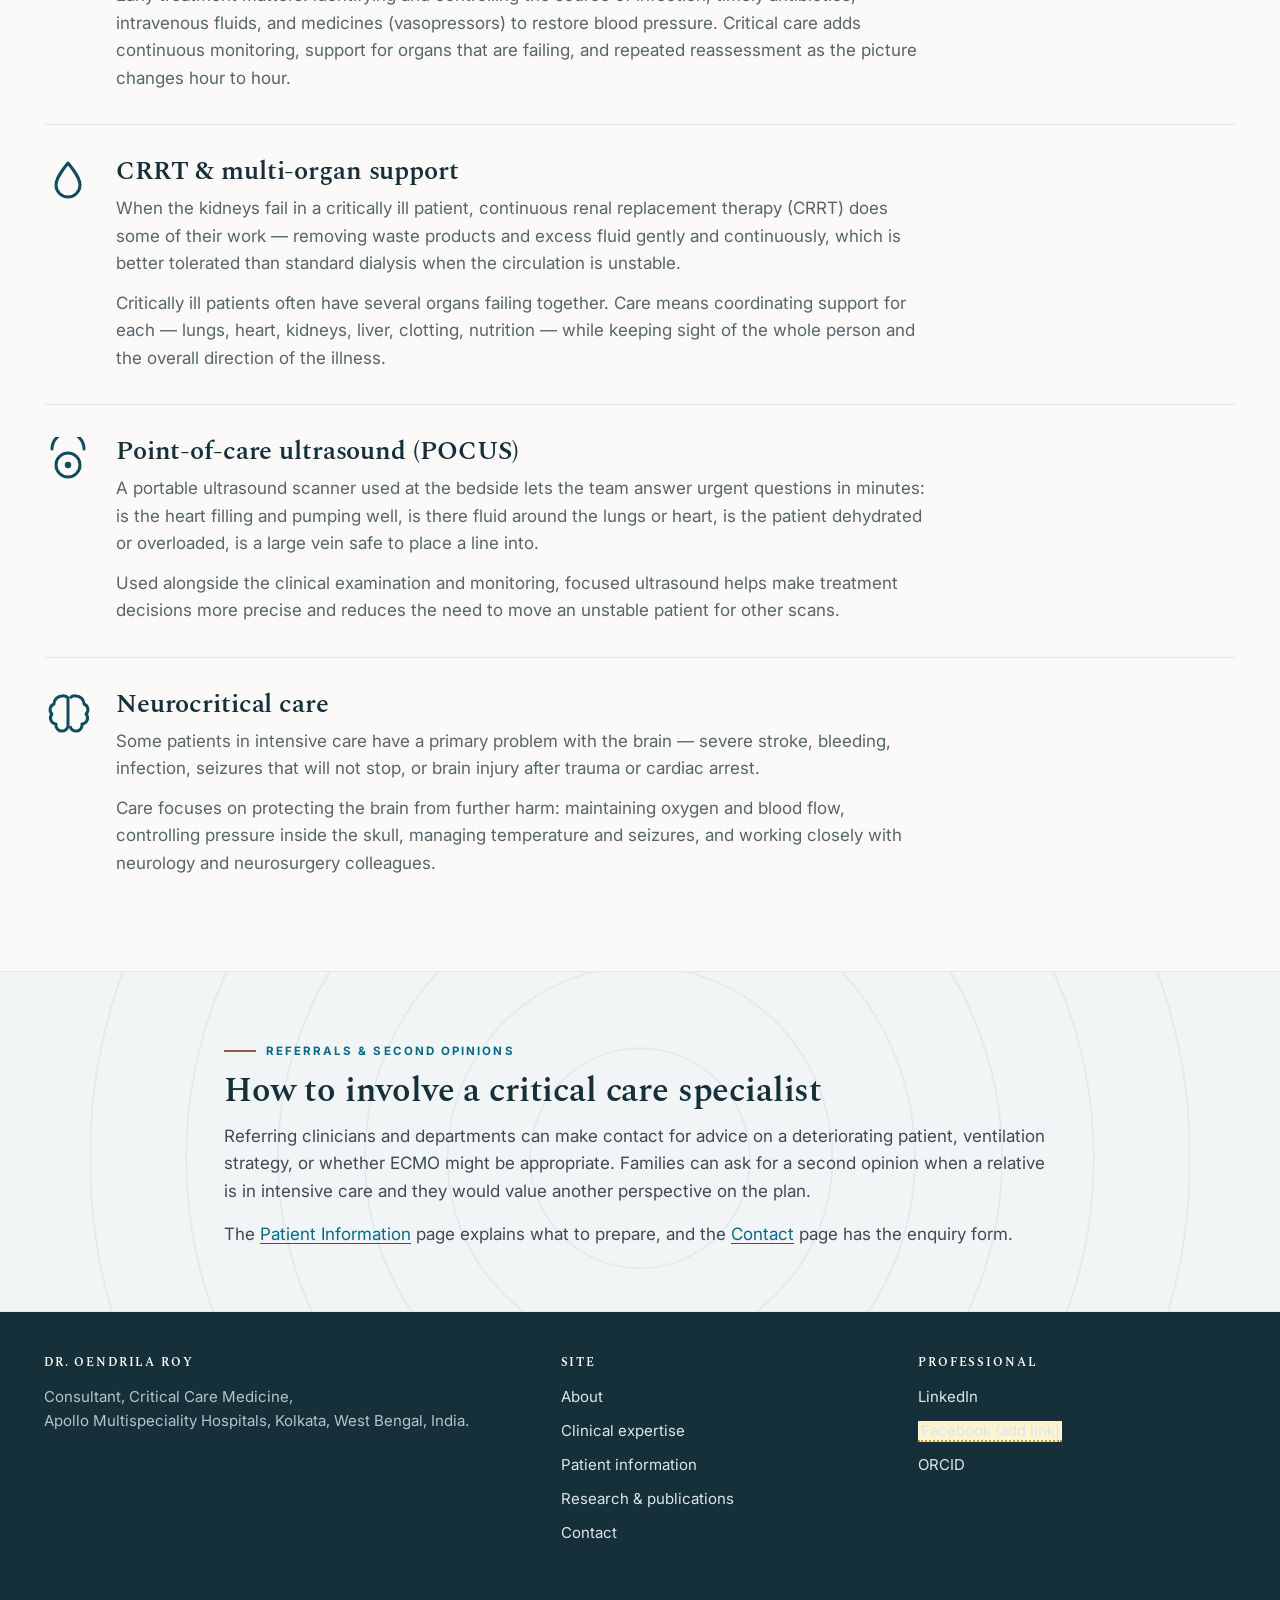
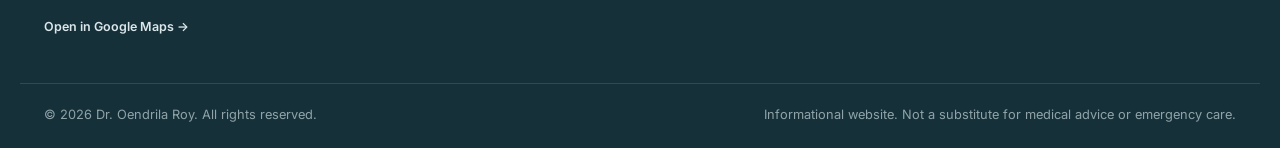
<file: clinical-expertise.html>
<!doctype html>
<html lang="en-IN">
  <head>
    <meta charset="utf-8" />
    <meta name="viewport" content="width=device-width, initial-scale=1" />

    <title>Clinical Expertise | ICU, ECMO &amp; Critical Care in Kolkata</title>
    <meta
      name="description"
      content="Areas of focused critical care practice by Dr. Oendrila Roy in Kolkata: mechanical ventilation and ARDS, ECMO, sepsis and septic shock, CRRT and multi-organ support, POCUS and neurocritical care."
    />
    <meta
      name="keywords"
      content="Mechanical Ventilation Specialist Kolkata, ECMO Kolkata, ARDS Kolkata, Sepsis Specialist Kolkata, CRRT Kolkata, POCUS Kolkata, Neurocritical Care Kolkata, Dr Oendrila Roy"
    />
    <meta name="author" content="Dr. Oendrila Roy" />
    <meta name="robots" content="index, follow, max-image-preview:large" />
    <meta name="theme-color" content="#0f4c5c" />

    <link rel="canonical" href="https://droendrilaroy.github.io/clinical-expertise.html" />
    <meta property="og:type" content="website" />
    <meta property="og:title" content="Clinical Expertise | ICU, ECMO &amp; Critical Care in Kolkata" />
    <meta
      property="og:description"
      content="Areas of focused critical care practice by Dr. Oendrila Roy in Kolkata."
    />
    <meta property="og:url" content="https://droendrilaroy.github.io/clinical-expertise.html" />
    <meta property="og:image" content="https://droendrilaroy.github.io/assets/img/portrait.jpg" />
    <meta property="og:image:alt" content="Portrait of Dr. Oendrila Roy" />
    <meta name="twitter:card" content="summary_large_image" />

    <link rel="icon" href="assets/img/favicon.svg" type="image/svg+xml" />
    <link rel="apple-touch-icon" href="assets/img/favicon.svg" />

    <link rel="preconnect" href="https://fonts.googleapis.com" />
    <link rel="preconnect" href="https://fonts.gstatic.com" crossorigin />
    <link
      href="https://fonts.googleapis.com/css2?family=Inter:wght@400;500;600;700&family=Spectral:ital,wght@0,300;0,400;0,500;0,600;1,400&display=swap"
      rel="stylesheet"
    />
    <link rel="stylesheet" href="assets/css/styles.css" />
    <script>
      document.documentElement.classList.add('js');
    </script>

    <script type="application/ld+json">
      {
        "@context": "https://schema.org",
        "@type": "MedicalWebPage",
        "name": "Clinical Expertise — Dr. Oendrila Roy",
        "about": { "@id": "https://droendrilaroy.github.io/#physician" },
        "url": "https://droendrilaroy.github.io/clinical-expertise.html",
        "inLanguage": "en-IN"
      }
    </script>
  </head>

  <body>
    <a class="skip-link" href="#main">Skip to main content</a>

    <header class="site-header">
      <div class="container site-header__inner">
        <a class="brand" href="index.html" aria-label="Dr. Oendrila Roy — home">
          <svg class="brand__mark" viewBox="0 0 64 64" aria-hidden="true">
            <rect width="64" height="64" rx="14" fill="currentColor" />
            <path d="M8 34h11l5-13 8 24 6-16 4 9h6" fill="none" stroke="#fff" stroke-width="4.5" stroke-linecap="round" stroke-linejoin="round" />
          </svg>
          <span>
            <span class="brand__name">Dr. Oendrila Roy</span>
            <span class="brand__role">Critical Care &amp; ECMO</span>
          </span>
        </a>
        <button class="nav-toggle" id="nav-toggle" aria-expanded="false" aria-controls="nav">
          <svg viewBox="0 0 24 24" fill="none" stroke="currentColor" stroke-width="2" aria-hidden="true">
            <path d="M4 6h16M4 12h16M4 18h16" stroke-linecap="round" />
          </svg>
          <span class="sr-only">Menu</span>
        </button>
        <nav class="nav" id="nav" aria-label="Primary">
          <a href="index.html">Home</a>
          <a href="about.html">About</a>
          <a href="clinical-expertise.html" aria-current="page">Expertise</a>
          <a href="patient-information.html">Patient Information</a>
          <a href="research-publications.html">Research</a>
          <a class="nav__cta" href="contact.html">Contact</a>
        </nav>
      </div>
    </header>

    <main id="main">
      <section class="page-head">
        <div class="parallax-layer parallax-layer--flow" data-parallax="0.16" aria-hidden="true"></div>
        <div class="container">
          <span class="kicker">Clinical expertise</span>
          <h1>Focused critical care for complex illness</h1>
          <p>
            The areas below describe the conditions and techniques Dr. Roy works with most
            often in the intensive care unit. The language is written to be clear for families
            while remaining accurate for referring clinicians.
          </p>
        </div>
      </section>

      <nav class="subnav" aria-label="Sections on this page">
        <div class="container">
          <ul>
            <li><a href="#ventilation">Ventilation &amp; ARDS</a></li>
            <li><a href="#airway">Airway management</a></li>
            <li><a href="#ecmo">ECMO</a></li>
            <li><a href="#sepsis">Sepsis &amp; shock</a></li>
            <li><a href="#crrt">CRRT &amp; organ support</a></li>
            <li><a href="#pocus">POCUS</a></li>
            <li><a href="#neuro">Neurocritical care</a></li>
          </ul>
        </div>
      </nav>

      <section class="section container">
        <div id="ventilation" class="topic">
          <svg class="topic__icon" viewBox="0 0 24 24" fill="none" stroke="currentColor" stroke-width="1.5" aria-hidden="true">
            <path d="M3 12h3l2-5 3 14 3-11 2 6h5" stroke-linecap="round" stroke-linejoin="round" />
          </svg>
          <div>
            <h3>Mechanical ventilation &amp; ARDS</h3>
            <p>
              When the lungs cannot maintain safe oxygen and carbon-dioxide levels, a
              ventilator takes over part of the work of breathing. The goal is not simply to
              push more air in, but to support the lungs in a way that lets them recover
              without being injured further &mdash; small, carefully limited breaths, controlled
              pressures, and close attention to oxygen levels.
            </p>
            <p>
              In acute respiratory distress syndrome (ARDS) the lungs become stiff and
              inflamed, often after severe infection, aspiration or major illness. Management
              may include lung-protective ventilator settings, positioning the patient face-down
              (proning) for part of the day, careful fluid balance, and treating the underlying
              cause. In the most severe cases, ECMO may be considered.
            </p>
          </div>
        </div>

        <div id="airway" class="topic">
          <svg class="topic__icon" viewBox="0 0 24 24" fill="none" stroke="currentColor" stroke-width="1.5" aria-hidden="true">
            <path d="M9 3v5a4 4 0 0 0 4 4 4 4 0 0 1 4 4v4" stroke-linecap="round" stroke-linejoin="round" />
            <path d="M6 3h6M15 21h6" stroke-linecap="round" />
          </svg>
          <div>
            <h3>Advanced airway management</h3>
            <p>
              Securing and protecting the airway is often the first priority in a
              deteriorating patient. Dr. Roy's anaesthesiology training brings a practised
              approach to this &mdash; rapid-sequence intubation, planning for the anticipated
              and the unexpected difficult airway, video laryngoscopy and flexible
              bronchoscopy, and surgical front-of-neck access when it is needed.
            </p>
            <p>
              In the ICU this also covers safe intubation of patients with very low oxygen
              levels or an unstable circulation, planned extubation, and tracheostomy care and
              decannulation as patients recover.
            </p>
          </div>
        </div>

        <div id="ecmo" class="topic">
          <svg class="topic__icon" viewBox="0 0 24 24" fill="none" stroke="currentColor" stroke-width="1.5" aria-hidden="true">
            <path d="M12 21s-7-4.35-9.5-9A5.5 5.5 0 0 1 12 6a5.5 5.5 0 0 1 9.5 6c-2.5 4.65-9.5 9-9.5 9Z" stroke-linejoin="round" />
          </svg>
          <div>
            <h3>Extracorporeal membrane oxygenation (ECMO)</h3>
            <p>
              ECMO is a form of life support for very severe heart or lung failure. Blood is
              drained from a large vein, passed through a machine that adds oxygen and removes
              carbon dioxide, and then returned to the body. It does not treat the underlying
              disease &mdash; it buys time for the heart or lungs to recover, or as a bridge to
              another treatment.
            </p>
            <p>
              <strong>VV ECMO</strong> supports the lungs when ventilation alone is not enough,
              for example in severe ARDS. <strong>VA ECMO</strong> supports both the heart and
              lungs, for example in cardiogenic shock or after cardiac arrest in selected
              patients. ECMO is resource-intensive and carries real risks; the decision to
              start it is made carefully by the whole ICU team, weighing the likelihood of
              recovery against those risks.
            </p>
          </div>
        </div>

        <div id="sepsis" class="topic">
          <svg class="topic__icon" viewBox="0 0 24 24" fill="none" stroke="currentColor" stroke-width="1.5" aria-hidden="true">
            <circle cx="12" cy="12" r="3.5" />
            <path d="M12 3v3M12 18v3M3 12h3M18 12h3M5.6 5.6l2.1 2.1M16.3 16.3l2.1 2.1M18.4 5.6l-2.1 2.1M7.7 16.3l-2.1 2.1" stroke-linecap="round" />
          </svg>
          <div>
            <h3>Sepsis &amp; septic shock</h3>
            <p>
              Sepsis is the body's overwhelming response to infection, in which the immune
              system's reaction begins to damage the patient's own organs. In septic shock,
              blood pressure falls to a dangerous level despite fluids, and organs such as the
              kidneys, liver and brain begin to struggle.
            </p>
            <p>
              Early treatment matters: identifying and controlling the source of infection,
              timely antibiotics, intravenous fluids, and medicines (vasopressors) to restore
              blood pressure. Critical care adds continuous monitoring, support for organs that
              are failing, and repeated reassessment as the picture changes hour to hour.
            </p>
          </div>
        </div>

        <div id="crrt" class="topic">
          <svg class="topic__icon" viewBox="0 0 24 24" fill="none" stroke="currentColor" stroke-width="1.5" aria-hidden="true">
            <path d="M12 3c4 5 6 8 6 11a6 6 0 0 1-12 0c0-3 2-6 6-11Z" stroke-linejoin="round" />
          </svg>
          <div>
            <h3>CRRT &amp; multi-organ support</h3>
            <p>
              When the kidneys fail in a critically ill patient, continuous renal replacement
              therapy (CRRT) does some of their work &mdash; removing waste products and excess
              fluid gently and continuously, which is better tolerated than standard dialysis
              when the circulation is unstable.
            </p>
            <p>
              Critically ill patients often have several organs failing together. Care means
              coordinating support for each &mdash; lungs, heart, kidneys, liver, clotting,
              nutrition &mdash; while keeping sight of the whole person and the overall
              direction of the illness.
            </p>
          </div>
        </div>

        <div id="pocus" class="topic">
          <svg class="topic__icon" viewBox="0 0 24 24" fill="none" stroke="currentColor" stroke-width="1.5" aria-hidden="true">
            <path d="M4 6a8 8 0 0 1 16 0" stroke-linecap="round" />
            <circle cx="12" cy="14" r="6" />
            <circle cx="12" cy="14" r="1.6" fill="currentColor" stroke="none" />
          </svg>
          <div>
            <h3>Point-of-care ultrasound (POCUS)</h3>
            <p>
              A portable ultrasound scanner used at the bedside lets the team answer urgent
              questions in minutes: is the heart filling and pumping well, is there fluid
              around the lungs or heart, is the patient dehydrated or overloaded, is a large
              vein safe to place a line into.
            </p>
            <p>
              Used alongside the clinical examination and monitoring, focused ultrasound helps
              make treatment decisions more precise and reduces the need to move an unstable
              patient for other scans.
            </p>
          </div>
        </div>

        <div id="neuro" class="topic">
          <svg class="topic__icon" viewBox="0 0 24 24" fill="none" stroke="currentColor" stroke-width="1.5" aria-hidden="true">
            <path d="M9 3a4 4 0 0 0-4 4 3 3 0 0 0-1 5 3 3 0 0 0 2 5 3 3 0 0 0 6 1V4a3 3 0 0 0-3-1Z" stroke-linejoin="round" />
            <path d="M13 4a3 3 0 0 1 3-1 4 4 0 0 1 4 4 3 3 0 0 1 1 5 3 3 0 0 1-2 5 3 3 0 0 1-6 1" stroke-linejoin="round" />
          </svg>
          <div>
            <h3>Neurocritical care</h3>
            <p>
              Some patients in intensive care have a primary problem with the brain &mdash;
              severe stroke, bleeding, infection, seizures that will not stop, or brain injury
              after trauma or cardiac arrest.
            </p>
            <p>
              Care focuses on protecting the brain from further harm: maintaining oxygen and
              blood flow, controlling pressure inside the skull, managing temperature and
              seizures, and working closely with neurology and neurosurgery colleagues.
            </p>
          </div>
        </div>
      </section>

      <section class="band">
        <div class="parallax-layer parallax-layer--contour" data-parallax="-0.1" aria-hidden="true"></div>
        <div class="section container container--narrow prose">
          <span class="kicker">Referrals &amp; second opinions</span>
          <h2>How to involve a critical care specialist</h2>
          <p>
            Referring clinicians and departments can make contact for advice on a
            deteriorating patient, ventilation strategy, or whether ECMO might be appropriate.
            Families can ask for a second opinion when a relative is in intensive care and they
            would value another perspective on the plan.
          </p>
          <p>
            The <a href="patient-information.html">Patient Information</a> page explains what to
            prepare, and the <a href="contact.html">Contact</a> page has the enquiry form.
          </p>
        </div>
      </section>
    </main>

    <footer class="site-footer">
      <div class="container site-footer__grid">
        <div>
          <h4>Dr. Oendrila Roy</h4>
          <p>
            Consultant, Critical Care Medicine,<br />
            Apollo Multispeciality Hospitals, Kolkata, West Bengal, India.
          </p>
          <div class="footer-map">
            <iframe
              title="Map — Apollo Multispeciality Hospitals, Kolkata"
              src="https://www.google.com/maps?q=Apollo%20Multispeciality%20Hospitals%2C%2058%20Canal%20Circular%20Road%2C%20Kadapara%2C%20Kolkata%20700054&output=embed"
              loading="lazy"
              referrerpolicy="no-referrer-when-downgrade"
            ></iframe>
            <a
              href="https://www.google.com/maps/search/?api=1&query=Apollo%20Multispeciality%20Hospitals%20Kolkata"
              target="_blank"
              rel="noopener"
              >Open in Google Maps &rarr;</a
            >
          </div>
        </div>
        <div>
          <h4>Site</h4>
          <ul>
            <li><a href="about.html">About</a></li>
            <li><a href="clinical-expertise.html">Clinical expertise</a></li>
            <li><a href="patient-information.html">Patient information</a></li>
            <li><a href="research-publications.html">Research &amp; publications</a></li>
            <li><a href="contact.html">Contact</a></li>
          </ul>
        </div>
        <div>
          <h4>Professional</h4>
          <ul>
            <li>
              <a href="https://www.linkedin.com/in/dr-oendrila-roy-448276230/" target="_blank" rel="noopener">LinkedIn</a>
            </li>
            <li>
              <!-- TODO: replace href with the real Facebook page URL -->
              <a href="#" class="to-confirm">Facebook (add link)</a>
            </li>
            <li>
              <a href="https://orcid.org/0009-0003-8852-9370" target="_blank" rel="noopener">ORCID</a>
            </li>
          </ul>
        </div>
      </div>
      <div class="container site-footer__bar">
        <span>&copy; 2026 Dr. Oendrila Roy. All rights reserved.</span>
        <span>Informational website. Not a substitute for medical advice or emergency care.</span>
      </div>
    </footer>

    <script>
      (function () {
        var btn = document.getElementById('nav-toggle');
        var nav = document.getElementById('nav');
        if (btn && nav) {
          btn.addEventListener('click', function () {
            var open = nav.getAttribute('data-open') === 'true';
            nav.setAttribute('data-open', String(!open));
            btn.setAttribute('aria-expanded', String(!open));
          });
        }
      })();
      (function () {
        var els = [].slice.call(document.querySelectorAll('.reveal'));
        function showAll() {
          els.forEach(function (el) {
            el.classList.add('is-visible');
          });
        }
        if (!('IntersectionObserver' in window)) {
          showAll();
          return;
        }
        var io = new IntersectionObserver(
          function (entries) {
            entries.forEach(function (e) {
              if (e.isIntersecting) {
                e.target.classList.add('is-visible');
                io.unobserve(e.target);
              }
            });
          },
          { rootMargin: '0px 0px -10% 0px' },
        );
        els.forEach(function (el) {
          io.observe(el);
        });
        window.addEventListener('load', function () {
          setTimeout(showAll, 1200);
        });
      })();
      (function () {
        var items = [].slice.call(document.querySelectorAll('[data-parallax]'));
        if (!items.length) return;
        var reduce = window.matchMedia('(prefers-reduced-motion: reduce)');
        var ticking = false;
        function hostOf(el) {
          return el.closest('.hero, .band, .page-head, .parallax-host') || el.parentElement || el;
        }
        function apply() {
          ticking = false;
          var vh = window.innerHeight || document.documentElement.clientHeight;
          items.forEach(function (el) {
            if (reduce.matches) {
              el.style.transform = '';
              return;
            }
            var rect = hostOf(el).getBoundingClientRect();
            var fromCentre = (rect.top + rect.height / 2 - vh / 2) / vh;
            fromCentre = Math.max(-1.2, Math.min(1.2, fromCentre));
            var speed = parseFloat(el.getAttribute('data-parallax')) || 0.15;
            el.style.transform = 'translate3d(0,' + (fromCentre * speed * -140).toFixed(1) + 'px,0)';
          });
        }
        function schedule() {
          if (!ticking) {
            ticking = true;
            requestAnimationFrame(apply);
          }
        }
        window.addEventListener('scroll', schedule, { passive: true });
        window.addEventListener('resize', schedule);
        reduce.addEventListener('change', apply);
        apply();
      })();
    </script>
  </body>
</html>
</file>
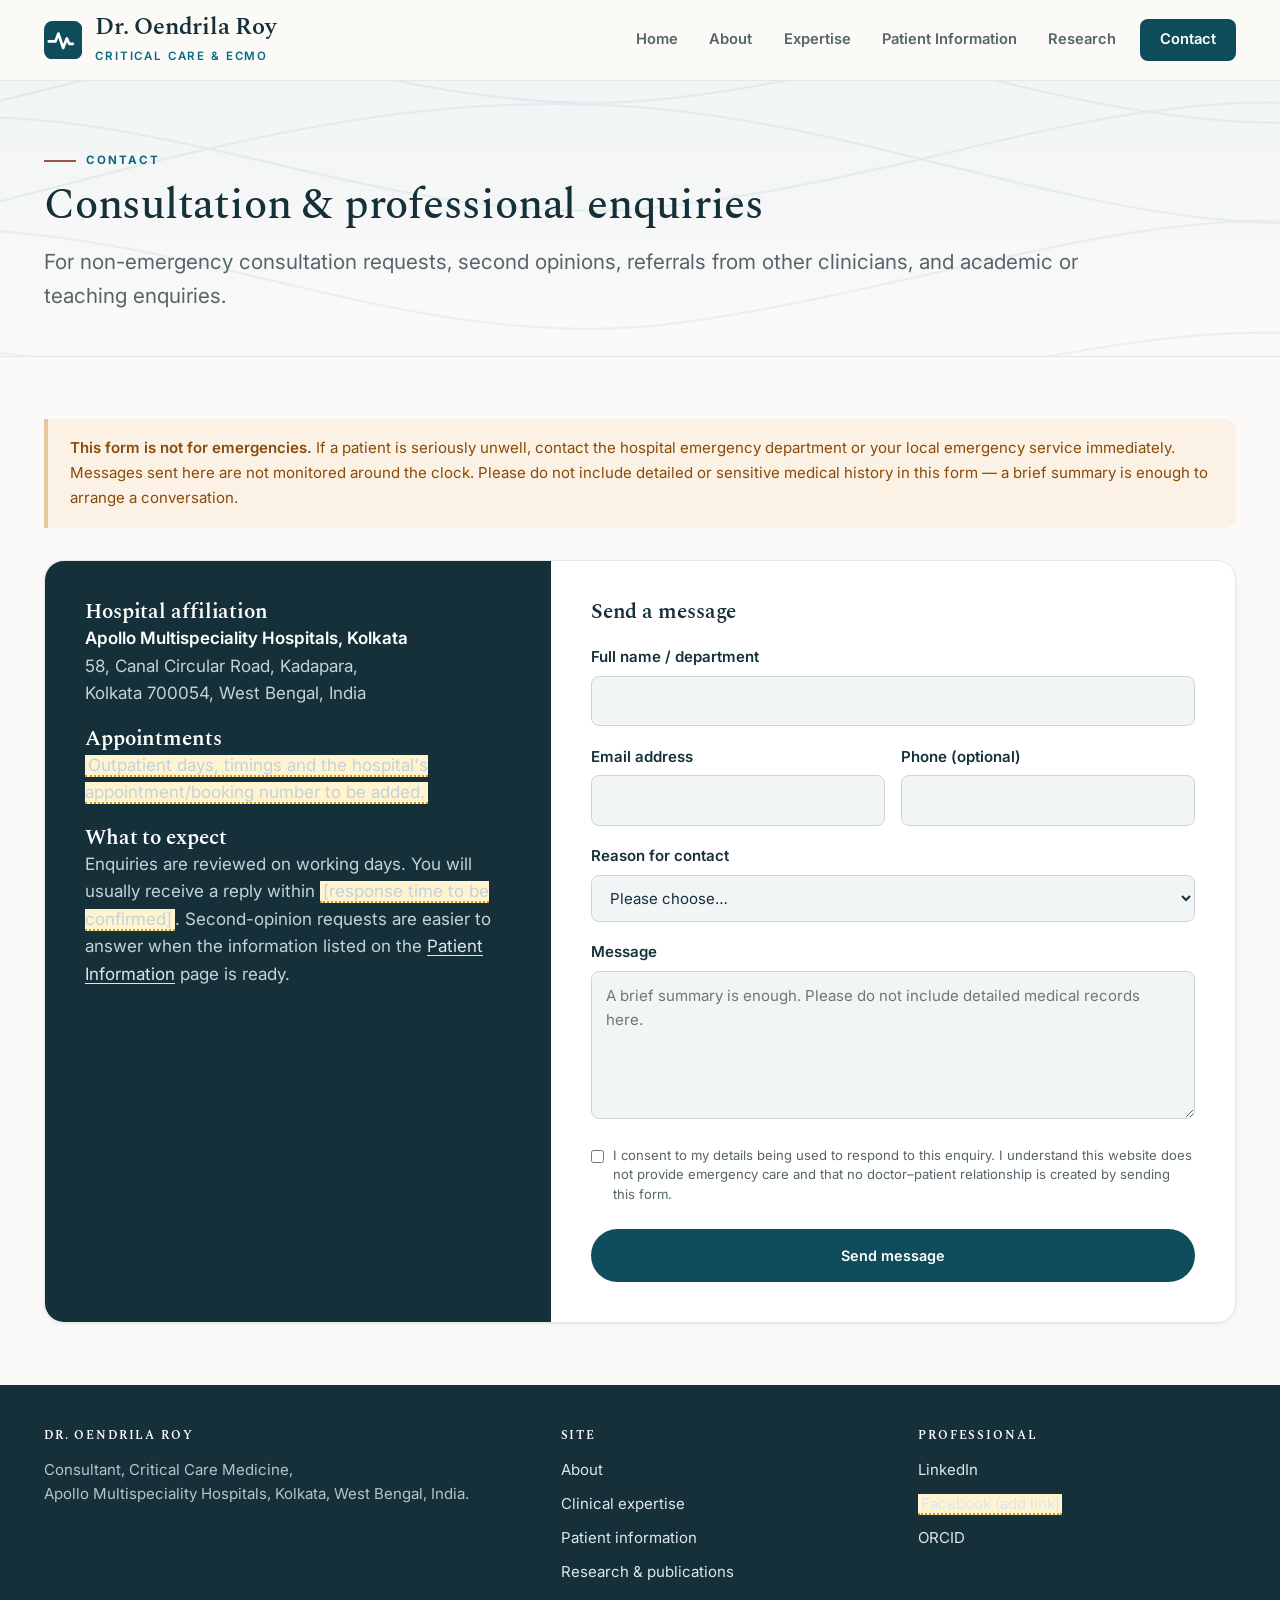
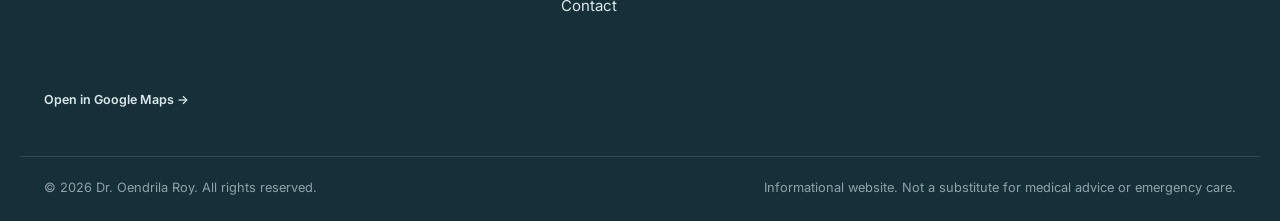
<file: contact.html>
<!doctype html>
<html lang="en-IN">
  <head>
    <meta charset="utf-8" />
    <meta name="viewport" content="width=device-width, initial-scale=1" />

    <title>Contact Dr. Oendrila Roy | Consultation &amp; Professional Enquiries</title>
    <meta
      name="description"
      content="Contact Dr. Oendrila Roy in Kolkata for a non-emergency consultation, a second opinion in critical care, a professional referral, or an academic and research enquiry."
    />
    <meta
      name="keywords"
      content="contact critical care specialist Kolkata, ECMO second opinion Kolkata, ICU referral Kolkata, Dr Oendrila Roy contact"
    />
    <meta name="author" content="Dr. Oendrila Roy" />
    <meta name="robots" content="index, follow, max-image-preview:large" />
    <meta name="theme-color" content="#0f4c5c" />

    <link rel="canonical" href="https://droendrilaroy.github.io/contact.html" />
    <meta property="og:type" content="website" />
    <meta property="og:title" content="Contact Dr. Oendrila Roy | Consultation &amp; Professional Enquiries" />
    <meta
      property="og:description"
      content="Contact Dr. Oendrila Roy in Kolkata for a consultation, second opinion, referral or academic enquiry."
    />
    <meta property="og:url" content="https://droendrilaroy.github.io/contact.html" />
    <meta property="og:image" content="https://droendrilaroy.github.io/assets/img/portrait.jpg" />
    <meta property="og:image:alt" content="Portrait of Dr. Oendrila Roy" />
    <meta name="twitter:card" content="summary_large_image" />

    <link rel="icon" href="assets/img/favicon.svg" type="image/svg+xml" />
    <link rel="apple-touch-icon" href="assets/img/favicon.svg" />

    <link rel="preconnect" href="https://fonts.googleapis.com" />
    <link rel="preconnect" href="https://fonts.gstatic.com" crossorigin />
    <link
      href="https://fonts.googleapis.com/css2?family=Inter:wght@400;500;600;700&family=Spectral:ital,wght@0,300;0,400;0,500;0,600;1,400&display=swap"
      rel="stylesheet"
    />
    <link rel="stylesheet" href="assets/css/styles.css" />
    <script>
      document.documentElement.classList.add('js');
    </script>
  </head>

  <body>
    <a class="skip-link" href="#main">Skip to main content</a>

    <header class="site-header">
      <div class="container site-header__inner">
        <a class="brand" href="index.html" aria-label="Dr. Oendrila Roy — home">
          <svg class="brand__mark" viewBox="0 0 64 64" aria-hidden="true">
            <rect width="64" height="64" rx="14" fill="currentColor" />
            <path d="M8 34h11l5-13 8 24 6-16 4 9h6" fill="none" stroke="#fff" stroke-width="4.5" stroke-linecap="round" stroke-linejoin="round" />
          </svg>
          <span>
            <span class="brand__name">Dr. Oendrila Roy</span>
            <span class="brand__role">Critical Care &amp; ECMO</span>
          </span>
        </a>
        <button class="nav-toggle" id="nav-toggle" aria-expanded="false" aria-controls="nav">
          <svg viewBox="0 0 24 24" fill="none" stroke="currentColor" stroke-width="2" aria-hidden="true">
            <path d="M4 6h16M4 12h16M4 18h16" stroke-linecap="round" />
          </svg>
          <span class="sr-only">Menu</span>
        </button>
        <nav class="nav" id="nav" aria-label="Primary">
          <a href="index.html">Home</a>
          <a href="about.html">About</a>
          <a href="clinical-expertise.html">Expertise</a>
          <a href="patient-information.html">Patient Information</a>
          <a href="research-publications.html">Research</a>
          <a class="nav__cta" href="contact.html" aria-current="page">Contact</a>
        </nav>
      </div>
    </header>

    <main id="main">
      <section class="page-head">
        <div class="parallax-layer parallax-layer--flow" data-parallax="0.16" aria-hidden="true"></div>
        <div class="container">
          <span class="kicker">Contact</span>
          <h1>Consultation &amp; professional enquiries</h1>
          <p>
            For non-emergency consultation requests, second opinions, referrals from other
            clinicians, and academic or teaching enquiries.
          </p>
        </div>
      </section>

      <section class="section container">
        <div class="notice" role="note" style="margin-bottom: 2rem">
          <strong>This form is not for emergencies.</strong> If a patient is seriously unwell,
          contact the hospital emergency department or your local emergency service
          immediately. Messages sent here are not monitored around the clock. Please do not
          include detailed or sensitive medical history in this form &mdash; a brief summary is
          enough to arrange a conversation.
        </div>

        <div class="contact-grid">
          <aside class="contact-grid__aside">
            <div class="stack">
              <div>
                <h3>Hospital affiliation</h3>
                <p>
                  <strong>Apollo Multispeciality Hospitals, Kolkata</strong><br />
                  58, Canal Circular Road, Kadapara,<br />
                  Kolkata 700054, West Bengal, India
                </p>
              </div>
              <div>
                <h3>Appointments</h3>
                <p>
                  <span class="to-confirm">Outpatient days, timings and the hospital's
                  appointment/booking number to be added.</span>
                </p>
              </div>
              <div>
                <h3>What to expect</h3>
                <p>
                  Enquiries are reviewed on working days. You will usually receive a reply
                  within <span class="to-confirm">[response time to be confirmed]</span>.
                  Second-opinion requests are easier to answer when the information listed on
                  the <a href="patient-information.html">Patient Information</a> page is ready.
                </p>
              </div>
            </div>
          </aside>

          <!--
            FORM SETUP (static site — no server):
            1. Create a free access key at https://web3forms.com (tied to the inbox
               that should receive enquiries).
            2. Replace YOUR_ACCESS_KEY below with that key.
            3. Load contact.html and send a test message; confirm the email arrives.

            Behaviour: with JavaScript, the form submits in the background and shows
            an inline "thank you" (see the script at the bottom of this file).
            Without JavaScript it POSTs normally and lands on Web3Forms' own
            confirmation page.

            Spam: the hidden honeypot field (name="botcheck") plus Web3Forms'
            built-in filtering. No visible CAPTCHA by choice — it adds friction for
            people trying to reach a doctor. If spam appears later, add Cloudflare
            Turnstile (Web3Forms supports it natively).

            The required consent checkbox records consent under the DPDP Act.
          -->
          <form
            class="contact-form"
            id="contact-form"
            action="https://api.web3forms.com/submit"
            method="POST"
          >
            <input type="hidden" name="access_key" value="9f5ead5c-1a73-4222-bbd4-8685495a8425" />
            <input type="hidden" name="from_name" value="Dr. Oendrila Roy website" />
            <input type="hidden" name="subject" value="Website enquiry — Dr. Oendrila Roy" />
            <input type="checkbox" name="botcheck" class="hp" tabindex="-1" autocomplete="off" aria-hidden="true" />

            <h3 style="margin-bottom: 1.25rem">Send a message</h3>

            <div class="field">
              <label for="name">Full name / department</label>
              <input type="text" id="name" name="name" autocomplete="name" required />
            </div>

            <div class="grid grid--2" style="gap: 1rem">
              <div class="field">
                <label for="email">Email address</label>
                <input type="email" id="email" name="email" autocomplete="email" required />
              </div>
              <div class="field">
                <label for="phone">Phone (optional)</label>
                <input type="tel" id="phone" name="phone" autocomplete="tel" />
              </div>
            </div>

            <div class="field">
              <label for="reason">Reason for contact</label>
              <select id="reason" name="reason" required>
                <option value="">Please choose&hellip;</option>
                <option>Patient / family consultation request</option>
                <option>Second opinion (relative in intensive care)</option>
                <option>Professional referral from another clinician</option>
                <option>Academic or research communication</option>
                <option>Teaching or speaking invitation</option>
                <option>Media enquiry</option>
                <option>Other</option>
              </select>
            </div>

            <div class="field">
              <label for="message">Message</label>
              <textarea id="message" name="message" rows="5" required
                placeholder="A brief summary is enough. Please do not include detailed medical records here."></textarea>
            </div>

            <div class="field field--check">
              <input type="checkbox" id="consent" name="consent" value="yes" required />
              <label for="consent">
                I consent to my details being used to respond to this enquiry. I understand
                this website does not provide emergency care and that no doctor&ndash;patient
                relationship is created by sending this form.
              </label>
            </div>

            <p id="form-result" class="form-result" role="status" aria-live="polite" hidden></p>

            <button class="btn btn--primary" type="submit" id="form-submit" style="width: 100%; justify-content: center">
              Send message
            </button>
          </form>
        </div>
      </section>
    </main>

    <footer class="site-footer">
      <div class="container site-footer__grid">
        <div>
          <h4>Dr. Oendrila Roy</h4>
          <p>
            Consultant, Critical Care Medicine,<br />
            Apollo Multispeciality Hospitals, Kolkata, West Bengal, India.
          </p>
          <div class="footer-map">
            <iframe
              title="Map — Apollo Multispeciality Hospitals, Kolkata"
              src="https://www.google.com/maps?q=Apollo%20Multispeciality%20Hospitals%2C%2058%20Canal%20Circular%20Road%2C%20Kadapara%2C%20Kolkata%20700054&output=embed"
              loading="lazy"
              referrerpolicy="no-referrer-when-downgrade"
            ></iframe>
            <a
              href="https://www.google.com/maps/search/?api=1&query=Apollo%20Multispeciality%20Hospitals%20Kolkata"
              target="_blank"
              rel="noopener"
              >Open in Google Maps &rarr;</a
            >
          </div>
        </div>
        <div>
          <h4>Site</h4>
          <ul>
            <li><a href="about.html">About</a></li>
            <li><a href="clinical-expertise.html">Clinical expertise</a></li>
            <li><a href="patient-information.html">Patient information</a></li>
            <li><a href="research-publications.html">Research &amp; publications</a></li>
            <li><a href="contact.html">Contact</a></li>
          </ul>
        </div>
        <div>
          <h4>Professional</h4>
          <ul>
            <li>
              <a href="https://www.linkedin.com/in/dr-oendrila-roy-448276230/" target="_blank" rel="noopener">LinkedIn</a>
            </li>
            <li>
              <!-- TODO: replace href with the real Facebook page URL -->
              <a href="#" class="to-confirm">Facebook (add link)</a>
            </li>
            <li>
              <a href="https://orcid.org/0009-0003-8852-9370" target="_blank" rel="noopener">ORCID</a>
            </li>
          </ul>
        </div>
      </div>
      <div class="container site-footer__bar">
        <span>&copy; 2026 Dr. Oendrila Roy. All rights reserved.</span>
        <span>Informational website. Not a substitute for medical advice or emergency care.</span>
      </div>
    </footer>

    <script>
      (function () {
        var btn = document.getElementById('nav-toggle');
        var nav = document.getElementById('nav');
        if (btn && nav) {
          btn.addEventListener('click', function () {
            var open = nav.getAttribute('data-open') === 'true';
            nav.setAttribute('data-open', String(!open));
            btn.setAttribute('aria-expanded', String(!open));
          });
        }
      })();
      (function () {
        var els = [].slice.call(document.querySelectorAll('.reveal'));
        function showAll() {
          els.forEach(function (el) {
            el.classList.add('is-visible');
          });
        }
        if (!('IntersectionObserver' in window)) {
          showAll();
          return;
        }
        var io = new IntersectionObserver(
          function (entries) {
            entries.forEach(function (e) {
              if (e.isIntersecting) {
                e.target.classList.add('is-visible');
                io.unobserve(e.target);
              }
            });
          },
          { rootMargin: '0px 0px -10% 0px' },
        );
        els.forEach(function (el) {
          io.observe(el);
        });
        window.addEventListener('load', function () {
          setTimeout(showAll, 1200);
        });
      })();
      (function () {
        var items = [].slice.call(document.querySelectorAll('[data-parallax]'));
        if (!items.length) return;
        var reduce = window.matchMedia('(prefers-reduced-motion: reduce)');
        var ticking = false;
        function hostOf(el) {
          return el.closest('.hero, .band, .page-head, .parallax-host') || el.parentElement || el;
        }
        function apply() {
          ticking = false;
          var vh = window.innerHeight || document.documentElement.clientHeight;
          items.forEach(function (el) {
            if (reduce.matches) {
              el.style.transform = '';
              return;
            }
            var rect = hostOf(el).getBoundingClientRect();
            var fromCentre = (rect.top + rect.height / 2 - vh / 2) / vh;
            fromCentre = Math.max(-1.2, Math.min(1.2, fromCentre));
            var speed = parseFloat(el.getAttribute('data-parallax')) || 0.15;
            el.style.transform = 'translate3d(0,' + (fromCentre * speed * -140).toFixed(1) + 'px,0)';
          });
        }
        function schedule() {
          if (!ticking) {
            ticking = true;
            requestAnimationFrame(apply);
          }
        }
        window.addEventListener('scroll', schedule, { passive: true });
        window.addEventListener('resize', schedule);
        reduce.addEventListener('change', apply);
        apply();
      })();

      // Contact form — submit in the background and show an inline result.
      // Without JS the form still works: it POSTs normally and the visitor
      // lands on the form provider's confirmation page.
      (function () {
        var form = document.getElementById('contact-form');
        if (!form) return;
        var out = document.getElementById('form-result');
        var btn = document.getElementById('form-submit');
        var btnText = btn.textContent.trim();

        function show(kind, msg) {
          out.hidden = false;
          out.className = 'form-result form-result--' + kind;
          out.textContent = msg;
        }

        form.addEventListener('submit', function (e) {
          e.preventDefault();
          var key = form.querySelector('[name="access_key"]');
          if (key && key.value === 'YOUR_ACCESS_KEY') {
            show(
              'error',
              'The form is not connected yet. Add a Web3Forms access key in contact.html before going live.',
            );
            return;
          }
          btn.disabled = true;
          btn.textContent = 'Sending…';
          out.hidden = true;

          fetch(form.action, {
            method: 'POST',
            headers: { Accept: 'application/json' },
            body: new FormData(form),
          })
            .then(function (r) {
              return r.json().catch(function () {
                return {};
              });
            })
            .then(function (data) {
              if (data && data.success) {
                form.reset();
                show(
                  'ok',
                  'Thank you — your message has been sent.',
                );
                btn.hidden = true;
              } else {
                show(
                  'error',
                  (data && data.message) ||
                    'Something went wrong. Please try again, or email directly.',
                );
                btn.disabled = false;
                btn.textContent = btnText;
              }
            })
            .catch(function () {
              show(
                'error',
                'Could not send — please check your connection and try again, or email directly.',
              );
              btn.disabled = false;
              btn.textContent = btnText;
            });
        });
      })();
    </script>
  </body>
</html>
</file>
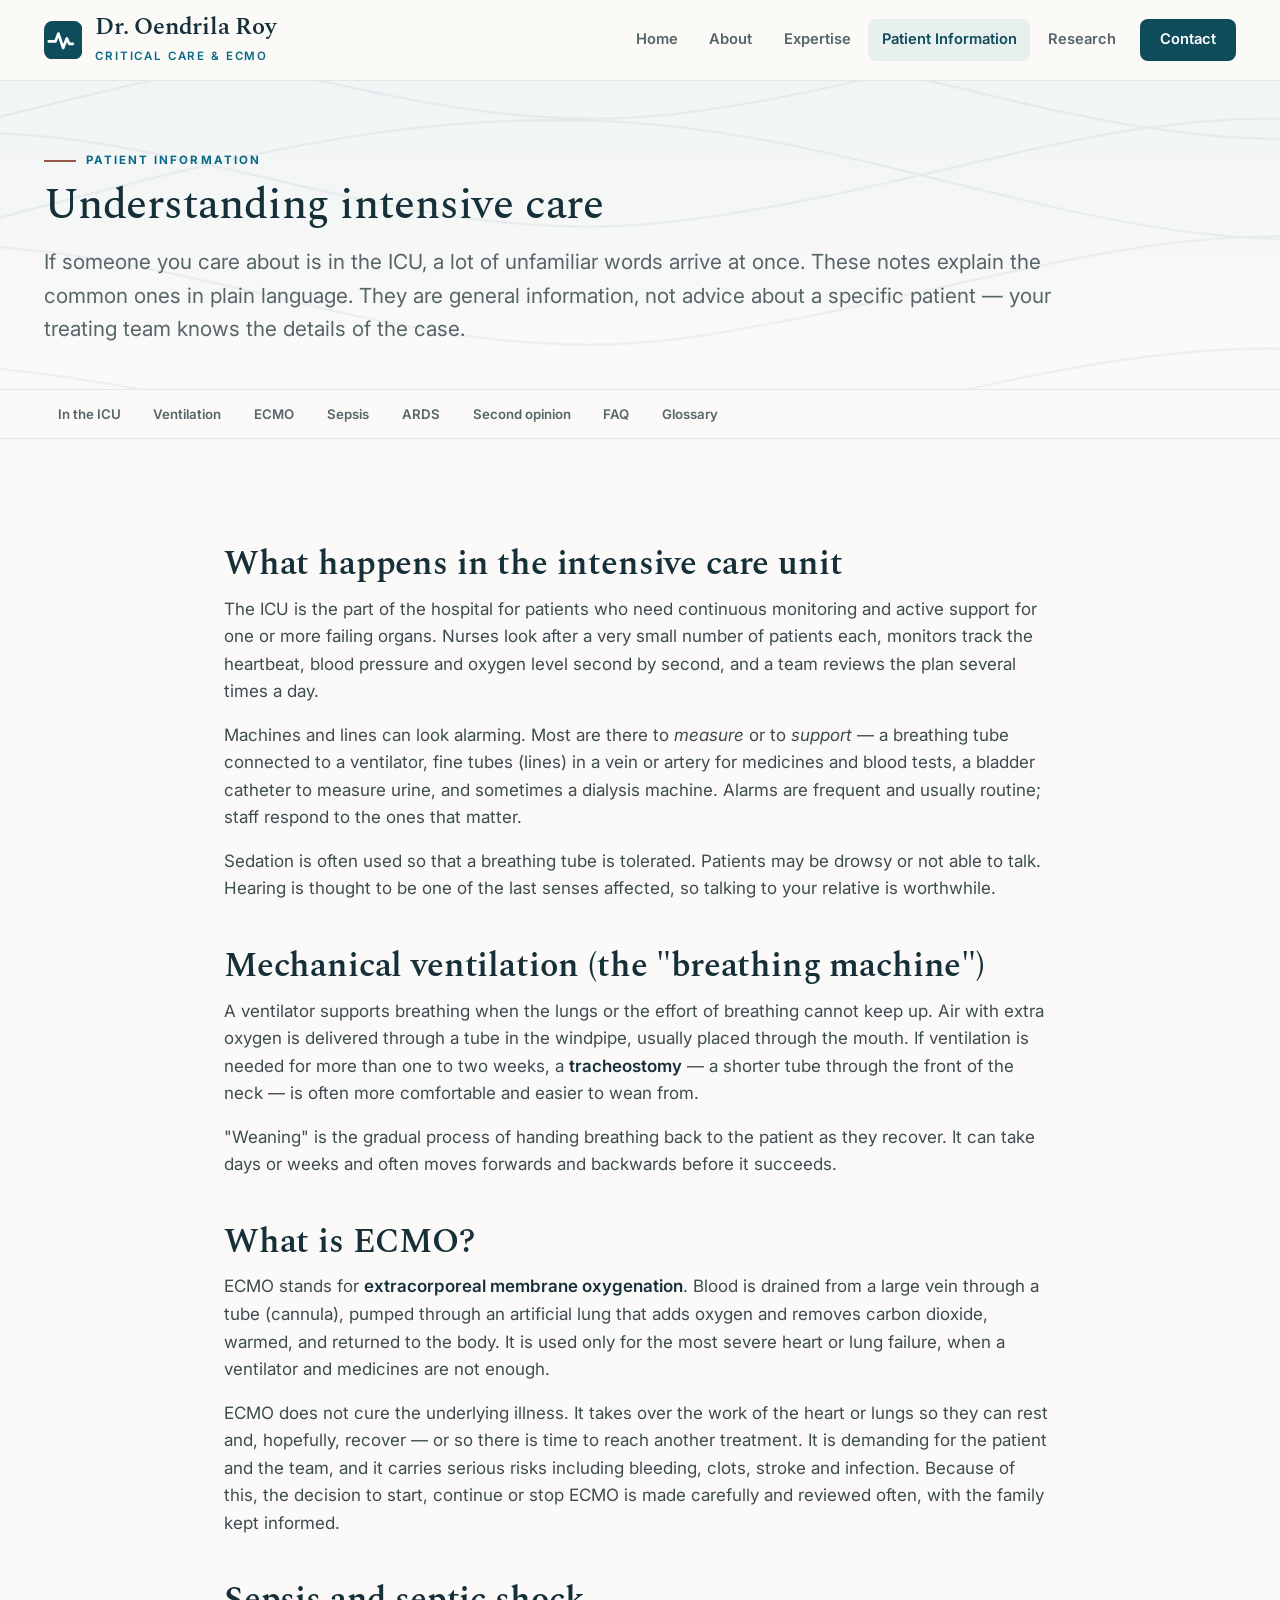
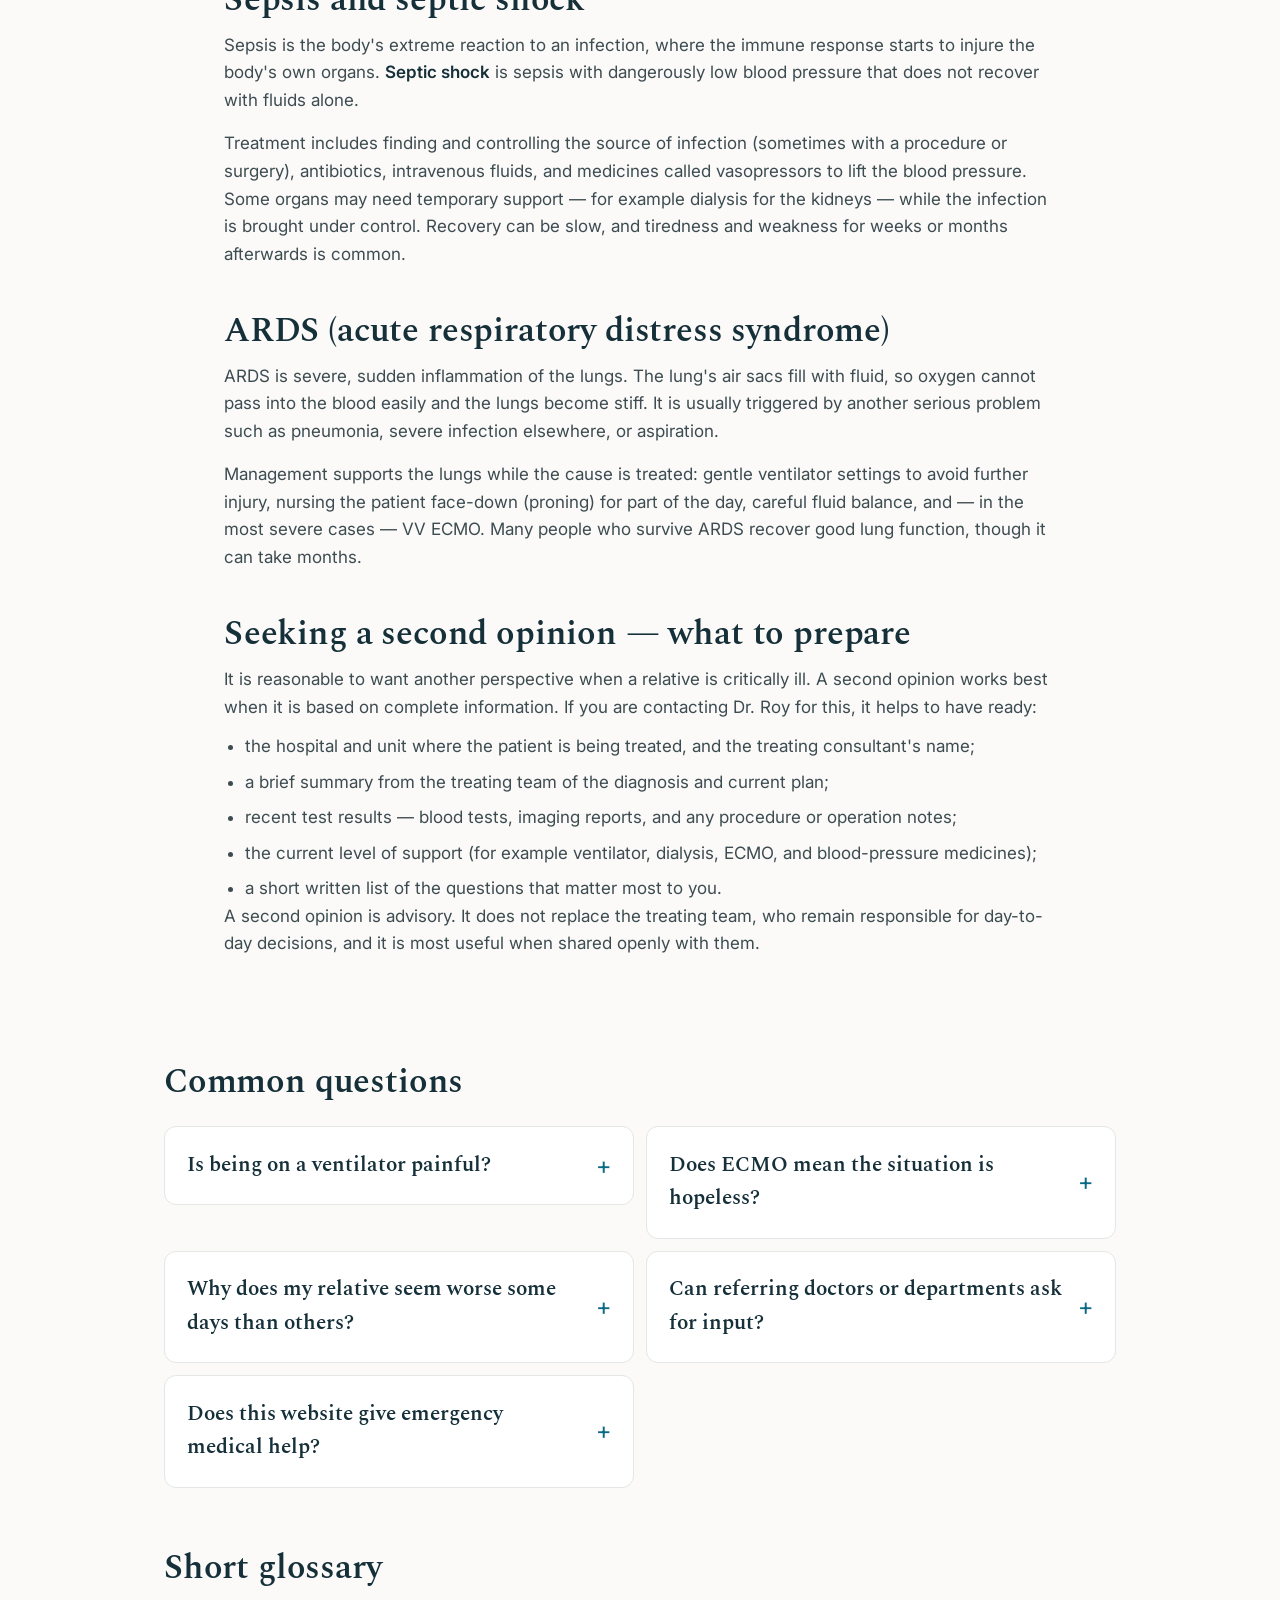
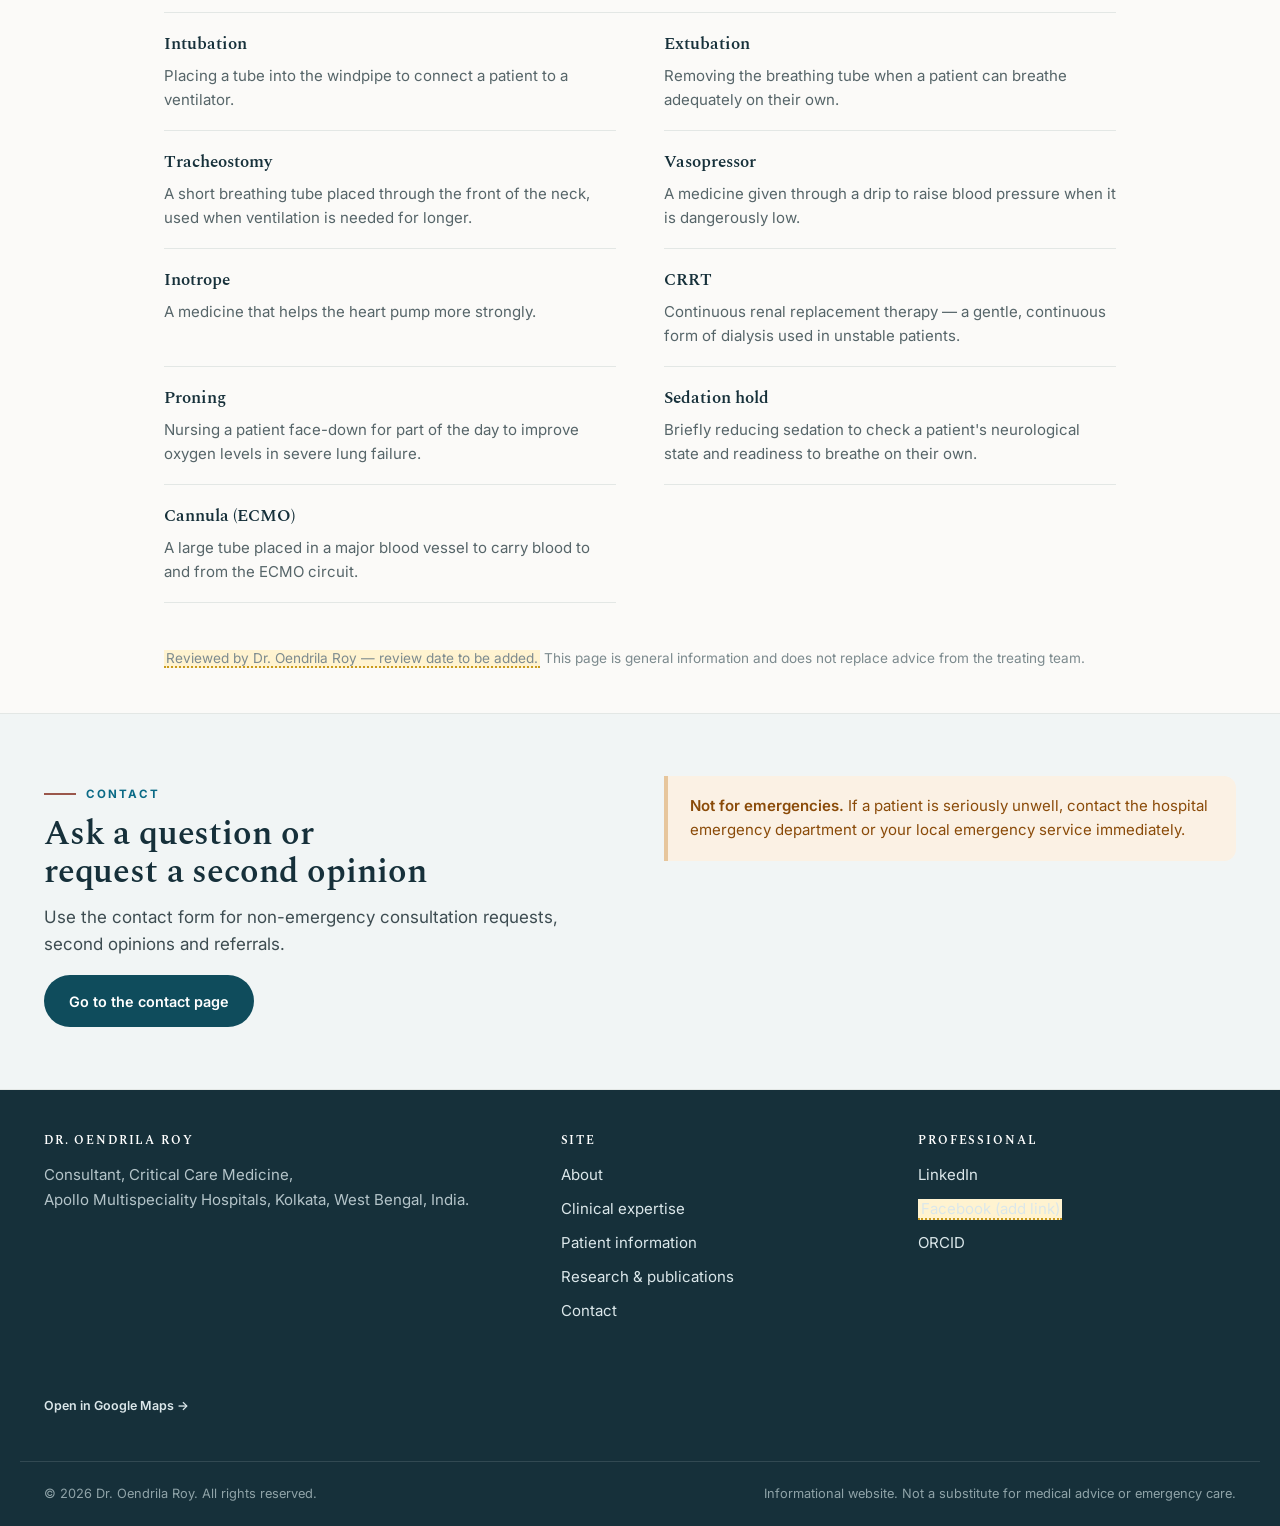
<file: patient-information.html>
<!doctype html>
<html lang="en-IN">
  <head>
    <meta charset="utf-8" />
    <meta name="viewport" content="width=device-width, initial-scale=1" />

    <title>Patient Information | Understanding the ICU, ECMO, Sepsis &amp; ARDS</title>
    <meta
      name="description"
      content="Plain-language information for patients and families about intensive care: mechanical ventilation, ECMO, sepsis and septic shock, ARDS, and how to seek a second opinion in critical care."
    />
    <meta
      name="keywords"
      content="what is ECMO, what is the ICU, understanding sepsis, ARDS explained, mechanical ventilation explained, critical care second opinion Kolkata, Dr Oendrila Roy"
    />
    <meta name="author" content="Dr. Oendrila Roy" />
    <meta name="robots" content="index, follow, max-image-preview:large" />
    <meta name="theme-color" content="#0f4c5c" />

    <link rel="canonical" href="https://droendrilaroy.github.io/patient-information.html" />
    <meta property="og:type" content="website" />
    <meta property="og:title" content="Patient Information | Understanding the ICU, ECMO, Sepsis &amp; ARDS" />
    <meta
      property="og:description"
      content="Plain-language information for patients and families about intensive care."
    />
    <meta property="og:url" content="https://droendrilaroy.github.io/patient-information.html" />
    <meta property="og:image" content="https://droendrilaroy.github.io/assets/img/portrait.jpg" />
    <meta property="og:image:alt" content="Portrait of Dr. Oendrila Roy" />
    <meta name="twitter:card" content="summary_large_image" />

    <link rel="icon" href="assets/img/favicon.svg" type="image/svg+xml" />
    <link rel="apple-touch-icon" href="assets/img/favicon.svg" />

    <link rel="preconnect" href="https://fonts.googleapis.com" />
    <link rel="preconnect" href="https://fonts.gstatic.com" crossorigin />
    <link
      href="https://fonts.googleapis.com/css2?family=Inter:wght@400;500;600;700&family=Spectral:ital,wght@0,300;0,400;0,500;0,600;1,400&display=swap"
      rel="stylesheet"
    />
    <link rel="stylesheet" href="assets/css/styles.css" />
    <script>
      document.documentElement.classList.add('js');
    </script>

    <script type="application/ld+json">
      {
        "@context": "https://schema.org",
        "@type": "FAQPage",
        "mainEntity": [
          {
            "@type": "Question",
            "name": "What is ECMO?",
            "acceptedAnswer": {
              "@type": "Answer",
              "text": "ECMO (extracorporeal membrane oxygenation) is a form of life support for very severe heart or lung failure. Blood is passed through a machine that adds oxygen and removes carbon dioxide before returning it to the body. It supports the patient while the heart or lungs recover, or as a bridge to another treatment."
            }
          },
          {
            "@type": "Question",
            "name": "Can this website be used in an emergency?",
            "acceptedAnswer": {
              "@type": "Answer",
              "text": "No. This website is for non-emergency information and consultation requests only. In an emergency, contact the hospital emergency department or your local emergency service immediately."
            }
          },
          {
            "@type": "Question",
            "name": "How can a family ask for a second opinion in intensive care?",
            "acceptedAnswer": {
              "@type": "Answer",
              "text": "Families can use the contact form to request a second opinion when a relative is in the ICU. It helps to have the hospital name, the treating team's summary, recent investigations and a short list of questions ready."
            }
          }
        ]
      }
    </script>
  </head>

  <body>
    <a class="skip-link" href="#main">Skip to main content</a>

    <header class="site-header">
      <div class="container site-header__inner">
        <a class="brand" href="index.html" aria-label="Dr. Oendrila Roy — home">
          <svg class="brand__mark" viewBox="0 0 64 64" aria-hidden="true">
            <rect width="64" height="64" rx="14" fill="currentColor" />
            <path d="M8 34h11l5-13 8 24 6-16 4 9h6" fill="none" stroke="#fff" stroke-width="4.5" stroke-linecap="round" stroke-linejoin="round" />
          </svg>
          <span>
            <span class="brand__name">Dr. Oendrila Roy</span>
            <span class="brand__role">Critical Care &amp; ECMO</span>
          </span>
        </a>
        <button class="nav-toggle" id="nav-toggle" aria-expanded="false" aria-controls="nav">
          <svg viewBox="0 0 24 24" fill="none" stroke="currentColor" stroke-width="2" aria-hidden="true">
            <path d="M4 6h16M4 12h16M4 18h16" stroke-linecap="round" />
          </svg>
          <span class="sr-only">Menu</span>
        </button>
        <nav class="nav" id="nav" aria-label="Primary">
          <a href="index.html">Home</a>
          <a href="about.html">About</a>
          <a href="clinical-expertise.html">Expertise</a>
          <a href="patient-information.html" aria-current="page">Patient Information</a>
          <a href="research-publications.html">Research</a>
          <a class="nav__cta" href="contact.html">Contact</a>
        </nav>
      </div>
    </header>

    <main id="main">
      <section class="page-head">
        <div class="parallax-layer parallax-layer--flow" data-parallax="0.16" aria-hidden="true"></div>
        <div class="container">
          <span class="kicker">Patient information</span>
          <h1>Understanding intensive care</h1>
          <p>
            If someone you care about is in the ICU, a lot of unfamiliar words arrive at once.
            These notes explain the common ones in plain language. They are general information,
            not advice about a specific patient &mdash; your treating team knows the details of
            the case.
          </p>
        </div>
      </section>

      <nav class="subnav" aria-label="Sections on this page">
        <div class="container">
          <ul>
            <li><a href="#icu">In the ICU</a></li>
            <li><a href="#ventilation">Ventilation</a></li>
            <li><a href="#ecmo">ECMO</a></li>
            <li><a href="#sepsis">Sepsis</a></li>
            <li><a href="#ards">ARDS</a></li>
            <li><a href="#second-opinion">Second opinion</a></li>
            <li><a href="#faq">FAQ</a></li>
            <li><a href="#glossary">Glossary</a></li>
          </ul>
        </div>
      </nav>

      <section class="section container container--narrow prose">
        <h2 id="icu">What happens in the intensive care unit</h2>
        <p>
          The ICU is the part of the hospital for patients who need continuous monitoring and
          active support for one or more failing organs. Nurses look after a very small number
          of patients each, monitors track the heartbeat, blood pressure and oxygen level
          second by second, and a team reviews the plan several times a day.
        </p>
        <p>
          Machines and lines can look alarming. Most are there to <em>measure</em> or to
          <em>support</em> &mdash; a breathing tube connected to a ventilator, fine tubes
          (lines) in a vein or artery for medicines and blood tests, a bladder catheter to
          measure urine, and sometimes a dialysis machine. Alarms are frequent and usually
          routine; staff respond to the ones that matter.
        </p>
        <p>
          Sedation is often used so that a breathing tube is tolerated. Patients may be drowsy
          or not able to talk. Hearing is thought to be one of the last senses affected, so
          talking to your relative is worthwhile.
        </p>

        <h2 id="ventilation">Mechanical ventilation (the "breathing machine")</h2>
        <p>
          A ventilator supports breathing when the lungs or the effort of breathing cannot
          keep up. Air with extra oxygen is delivered through a tube in the windpipe, usually
          placed through the mouth. If ventilation is needed for more than one to two weeks, a
          <strong>tracheostomy</strong> &mdash; a shorter tube through the front of the neck
          &mdash; is often more comfortable and easier to wean from.
        </p>
        <p>
          "Weaning" is the gradual process of handing breathing back to the patient as they
          recover. It can take days or weeks and often moves forwards and backwards before it
          succeeds.
        </p>

        <h2 id="ecmo">What is ECMO?</h2>
        <p>
          ECMO stands for <strong>extracorporeal membrane oxygenation</strong>. Blood is
          drained from a large vein through a tube (cannula), pumped through an artificial lung
          that adds oxygen and removes carbon dioxide, warmed, and returned to the body. It is
          used only for the most severe heart or lung failure, when a ventilator and medicines
          are not enough.
        </p>
        <p>
          ECMO does not cure the underlying illness. It takes over the work of the heart or
          lungs so they can rest and, hopefully, recover &mdash; or so there is time to reach
          another treatment. It is demanding for the patient and the team, and it carries
          serious risks including bleeding, clots, stroke and infection. Because of this, the
          decision to start, continue or stop ECMO is made carefully and reviewed often, with
          the family kept informed.
        </p>

        <h2 id="sepsis">Sepsis and septic shock</h2>
        <p>
          Sepsis is the body's extreme reaction to an infection, where the immune response
          starts to injure the body's own organs. <strong>Septic shock</strong> is sepsis with
          dangerously low blood pressure that does not recover with fluids alone.
        </p>
        <p>
          Treatment includes finding and controlling the source of infection (sometimes with a
          procedure or surgery), antibiotics, intravenous fluids, and medicines called
          vasopressors to lift the blood pressure. Some organs may need temporary support &mdash;
          for example dialysis for the kidneys &mdash; while the infection is brought under
          control. Recovery can be slow, and tiredness and weakness for weeks or months
          afterwards is common.
        </p>

        <h2 id="ards">ARDS (acute respiratory distress syndrome)</h2>
        <p>
          ARDS is severe, sudden inflammation of the lungs. The lung's air sacs fill with fluid,
          so oxygen cannot pass into the blood easily and the lungs become stiff. It is usually
          triggered by another serious problem such as pneumonia, severe infection elsewhere,
          or aspiration.
        </p>
        <p>
          Management supports the lungs while the cause is treated: gentle ventilator settings
          to avoid further injury, nursing the patient face-down (proning) for part of the day,
          careful fluid balance, and &mdash; in the most severe cases &mdash; VV ECMO. Many
          people who survive ARDS recover good lung function, though it can take months.
        </p>

        <h2 id="second-opinion">Seeking a second opinion — what to prepare</h2>
        <p>
          It is reasonable to want another perspective when a relative is critically ill. A
          second opinion works best when it is based on complete information. If you are
          contacting Dr. Roy for this, it helps to have ready:
        </p>
        <ul>
          <li>the hospital and unit where the patient is being treated, and the treating consultant's name;</li>
          <li>a brief summary from the treating team of the diagnosis and current plan;</li>
          <li>recent test results &mdash; blood tests, imaging reports, and any procedure or operation notes;</li>
          <li>the current level of support (for example ventilator, dialysis, ECMO, and blood-pressure medicines);</li>
          <li>a short written list of the questions that matter most to you.</li>
        </ul>
        <p>
          A second opinion is advisory. It does not replace the treating team, who remain
          responsible for day-to-day decisions, and it is most useful when shared openly with
          them.
        </p>
      </section>

      <section class="section section--tight container container--narrow">
        <h2 id="faq" style="margin-bottom: var(--space-5)">Common questions</h2>
        <div id="faq-list" class="faq-grid">
          <details class="faq">
            <summary>Is being on a ventilator painful?</summary>
            <p>
              The breathing tube is uncomfortable, so sedation and pain relief are given to
              keep patients settled. Doses are adjusted so that patients are as comfortable and
              as awake as is safe.
            </p>
          </details>
          <details class="faq">
            <summary>Does ECMO mean the situation is hopeless?</summary>
            <p>
              No. ECMO is offered because the team believes there is a realistic chance of
              recovery or of reaching another treatment. It is a serious step, and the outlook
              depends on the underlying illness, which the treating team can discuss for a
              specific patient.
            </p>
          </details>
          <details class="faq">
            <summary>Why does my relative seem worse some days than others?</summary>
            <p>
              Critical illness rarely improves in a straight line. Day-to-day ups and downs are
              expected; the team looks at the trend over several days rather than any single
              day.
            </p>
          </details>
          <details class="faq">
            <summary>Can referring doctors or departments ask for input?</summary>
            <p>
              Yes. Clinicians and departments are welcome to use the
              <a href="contact.html">contact form</a> for advice on a deteriorating patient,
              ventilation strategy, or ECMO candidacy.
            </p>
          </details>
          <details class="faq">
            <summary>Does this website give emergency medical help?</summary>
            <p>
              No. For anything urgent, contact the hospital emergency department or your local
              emergency service. Messages sent here are not monitored around the clock.
            </p>
          </details>
        </div>

        <h2 id="glossary" style="margin-top: var(--space-8); margin-bottom: var(--space-5)">
          Short glossary
        </h2>
        <dl class="glossary">
          <div><dt>Intubation</dt><dd>Placing a tube into the windpipe to connect a patient to a ventilator.</dd></div>
          <div><dt>Extubation</dt><dd>Removing the breathing tube when a patient can breathe adequately on their own.</dd></div>
          <div><dt>Tracheostomy</dt><dd>A short breathing tube placed through the front of the neck, used when ventilation is needed for longer.</dd></div>
          <div><dt>Vasopressor</dt><dd>A medicine given through a drip to raise blood pressure when it is dangerously low.</dd></div>
          <div><dt>Inotrope</dt><dd>A medicine that helps the heart pump more strongly.</dd></div>
          <div><dt>CRRT</dt><dd>Continuous renal replacement therapy &mdash; a gentle, continuous form of dialysis used in unstable patients.</dd></div>
          <div><dt>Proning</dt><dd>Nursing a patient face-down for part of the day to improve oxygen levels in severe lung failure.</dd></div>
          <div><dt>Sedation hold</dt><dd>Briefly reducing sedation to check a patient's neurological state and readiness to breathe on their own.</dd></div>
          <div><dt>Cannula (ECMO)</dt><dd>A large tube placed in a major blood vessel to carry blood to and from the ECMO circuit.</dd></div>
        </dl>

        <p style="margin-top: var(--space-7); font-size: 0.85rem; color: var(--ink-faint)">
          <span class="to-confirm">Reviewed by Dr. Oendrila Roy — review date to be added.</span>
          This page is general information and does not replace advice from the treating team.
        </p>
      </section>

      <section class="band">
        <div class="section container">
          <div class="grid grid--2" style="gap: 3rem; align-items: start">
            <div class="prose">
              <span class="kicker">Contact</span>
              <h2>Ask a question or request a second opinion</h2>
              <p>
                Use the contact form for non-emergency consultation requests, second opinions
                and referrals.
              </p>
              <p><a class="btn btn--primary" href="contact.html">Go to the contact page</a></p>
            </div>
            <div class="notice" role="note">
              <strong>Not for emergencies.</strong> If a patient is seriously unwell, contact
              the hospital emergency department or your local emergency service immediately.
            </div>
          </div>
        </div>
      </section>
    </main>

    <footer class="site-footer">
      <div class="container site-footer__grid">
        <div>
          <h4>Dr. Oendrila Roy</h4>
          <p>
            Consultant, Critical Care Medicine,<br />
            Apollo Multispeciality Hospitals, Kolkata, West Bengal, India.
          </p>
          <div class="footer-map">
            <iframe
              title="Map — Apollo Multispeciality Hospitals, Kolkata"
              src="https://www.google.com/maps?q=Apollo%20Multispeciality%20Hospitals%2C%2058%20Canal%20Circular%20Road%2C%20Kadapara%2C%20Kolkata%20700054&output=embed"
              loading="lazy"
              referrerpolicy="no-referrer-when-downgrade"
            ></iframe>
            <a
              href="https://www.google.com/maps/search/?api=1&query=Apollo%20Multispeciality%20Hospitals%20Kolkata"
              target="_blank"
              rel="noopener"
              >Open in Google Maps &rarr;</a
            >
          </div>
        </div>
        <div>
          <h4>Site</h4>
          <ul>
            <li><a href="about.html">About</a></li>
            <li><a href="clinical-expertise.html">Clinical expertise</a></li>
            <li><a href="patient-information.html">Patient information</a></li>
            <li><a href="research-publications.html">Research &amp; publications</a></li>
            <li><a href="contact.html">Contact</a></li>
          </ul>
        </div>
        <div>
          <h4>Professional</h4>
          <ul>
            <li>
              <a href="https://www.linkedin.com/in/dr-oendrila-roy-448276230/" target="_blank" rel="noopener">LinkedIn</a>
            </li>
            <li>
              <!-- TODO: replace href with the real Facebook page URL -->
              <a href="#" class="to-confirm">Facebook (add link)</a>
            </li>
            <li>
              <a href="https://orcid.org/0009-0003-8852-9370" target="_blank" rel="noopener">ORCID</a>
            </li>
          </ul>
        </div>
      </div>
      <div class="container site-footer__bar">
        <span>&copy; 2026 Dr. Oendrila Roy. All rights reserved.</span>
        <span>Informational website. Not a substitute for medical advice or emergency care.</span>
      </div>
    </footer>

    <script>
      (function () {
        var btn = document.getElementById('nav-toggle');
        var nav = document.getElementById('nav');
        if (btn && nav) {
          btn.addEventListener('click', function () {
            var open = nav.getAttribute('data-open') === 'true';
            nav.setAttribute('data-open', String(!open));
            btn.setAttribute('aria-expanded', String(!open));
          });
        }
      })();
      (function () {
        var els = [].slice.call(document.querySelectorAll('.reveal'));
        function showAll() {
          els.forEach(function (el) {
            el.classList.add('is-visible');
          });
        }
        if (!('IntersectionObserver' in window)) {
          showAll();
          return;
        }
        var io = new IntersectionObserver(
          function (entries) {
            entries.forEach(function (e) {
              if (e.isIntersecting) {
                e.target.classList.add('is-visible');
                io.unobserve(e.target);
              }
            });
          },
          { rootMargin: '0px 0px -10% 0px' },
        );
        els.forEach(function (el) {
          io.observe(el);
        });
        window.addEventListener('load', function () {
          setTimeout(showAll, 1200);
        });
      })();
      (function () {
        var items = [].slice.call(document.querySelectorAll('[data-parallax]'));
        if (!items.length) return;
        var reduce = window.matchMedia('(prefers-reduced-motion: reduce)');
        var ticking = false;
        function hostOf(el) {
          return el.closest('.hero, .band, .page-head, .parallax-host') || el.parentElement || el;
        }
        function apply() {
          ticking = false;
          var vh = window.innerHeight || document.documentElement.clientHeight;
          items.forEach(function (el) {
            if (reduce.matches) {
              el.style.transform = '';
              return;
            }
            var rect = hostOf(el).getBoundingClientRect();
            var fromCentre = (rect.top + rect.height / 2 - vh / 2) / vh;
            fromCentre = Math.max(-1.2, Math.min(1.2, fromCentre));
            var speed = parseFloat(el.getAttribute('data-parallax')) || 0.15;
            el.style.transform = 'translate3d(0,' + (fromCentre * speed * -140).toFixed(1) + 'px,0)';
          });
        }
        function schedule() {
          if (!ticking) {
            ticking = true;
            requestAnimationFrame(apply);
          }
        }
        window.addEventListener('scroll', schedule, { passive: true });
        window.addEventListener('resize', schedule);
        reduce.addEventListener('change', apply);
        apply();
      })();
    </script>
  </body>
</html>
</file>
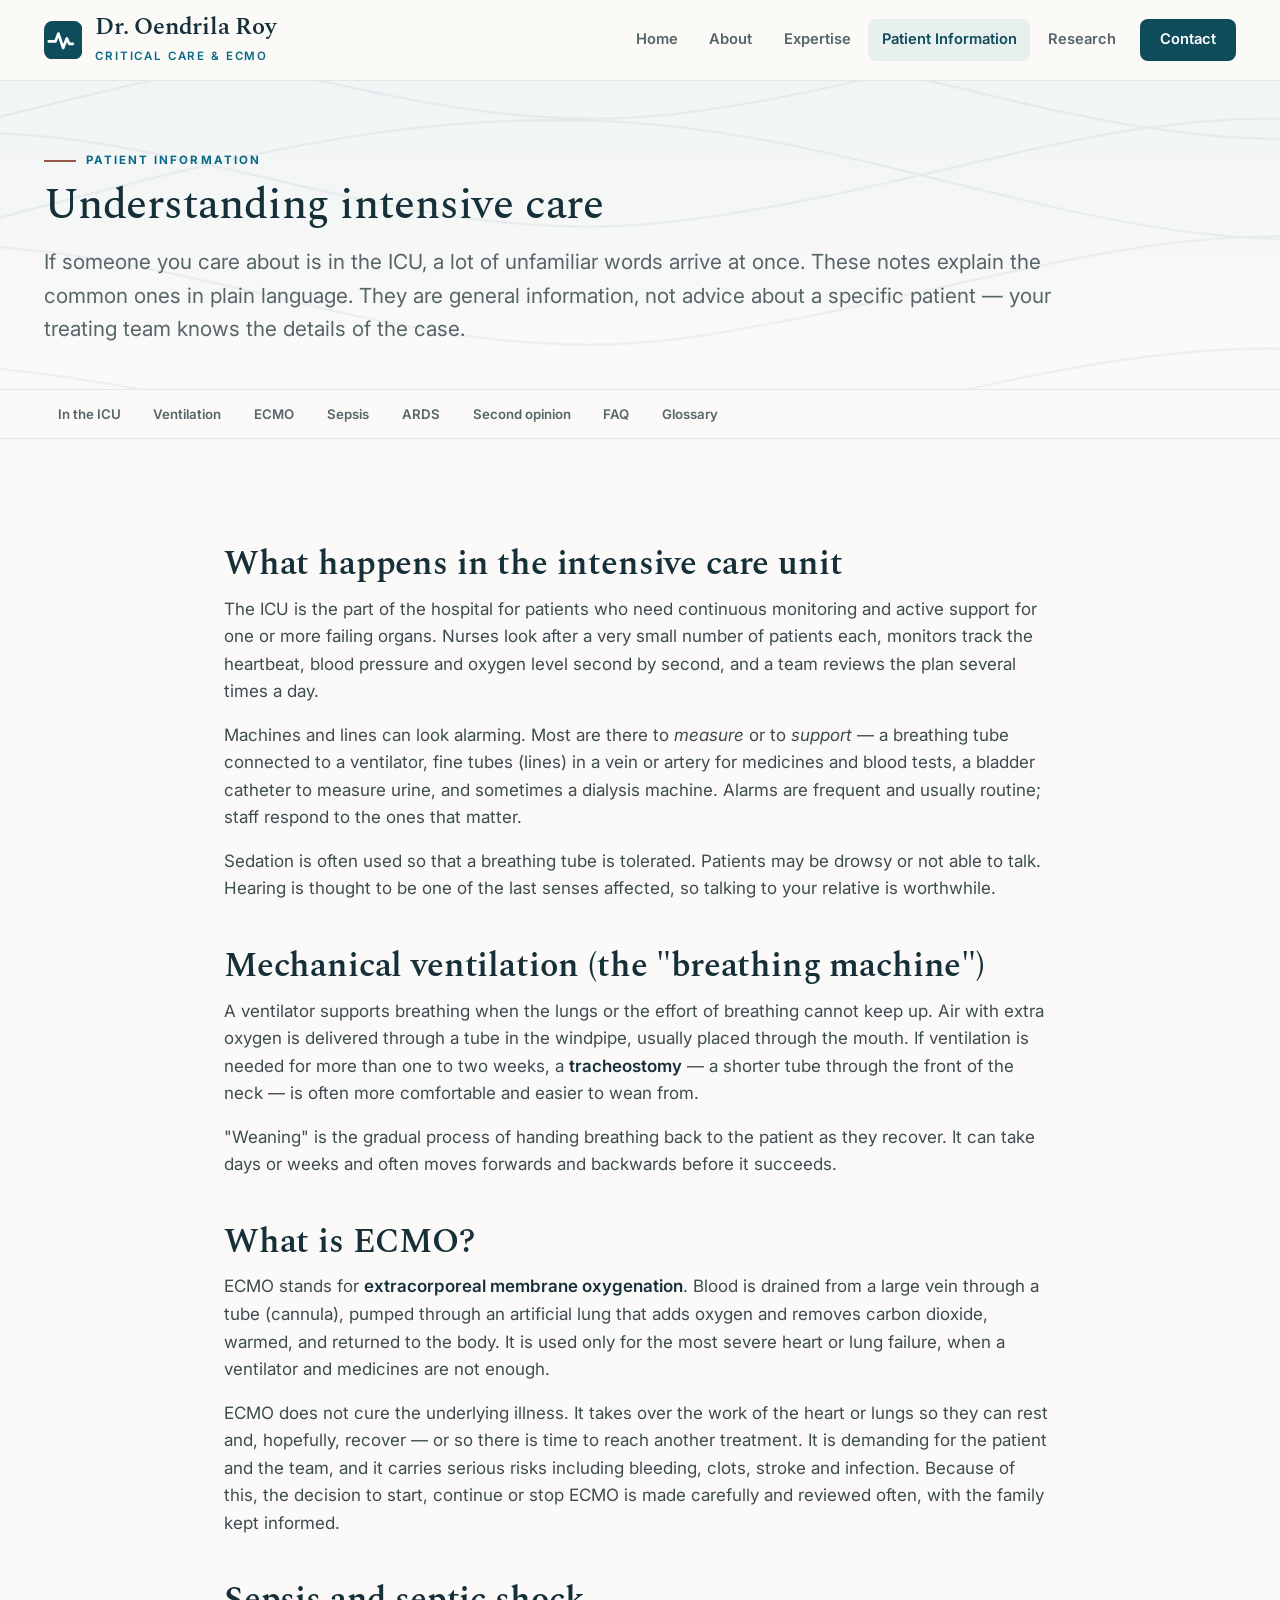
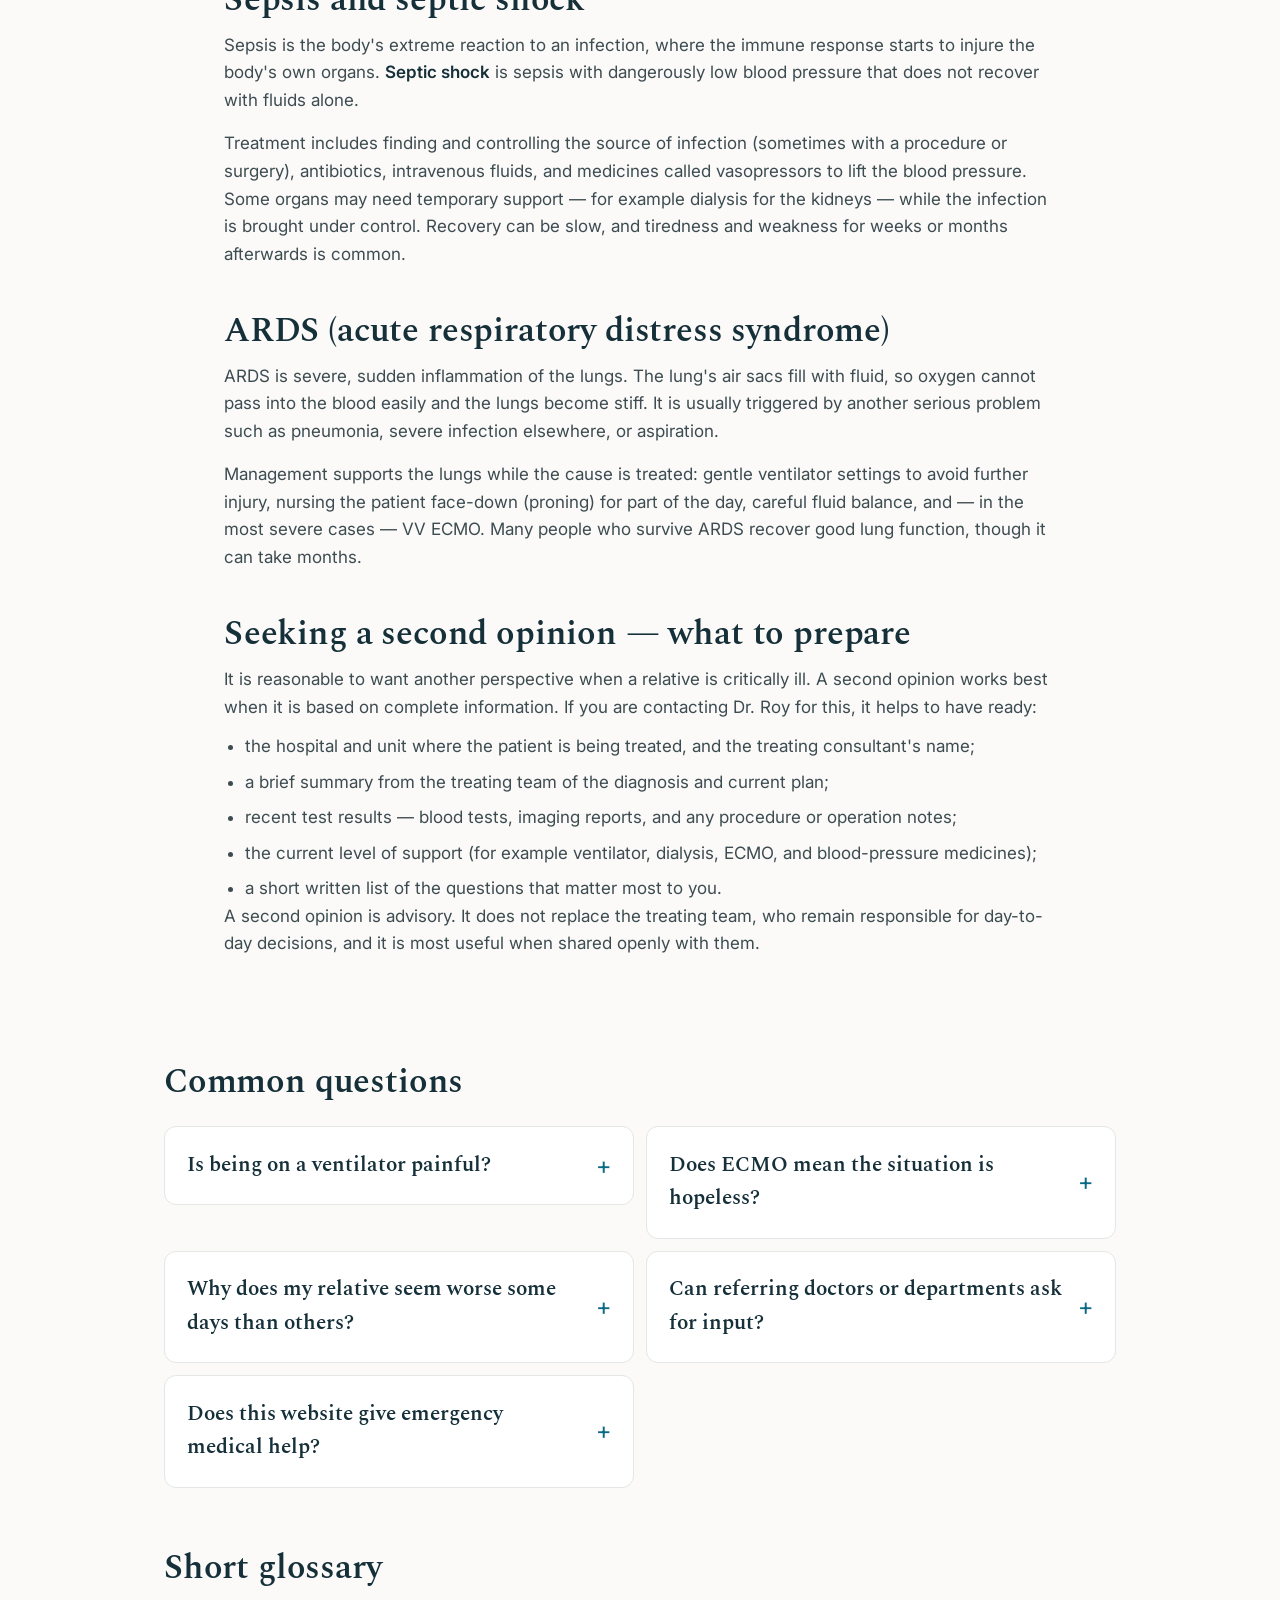
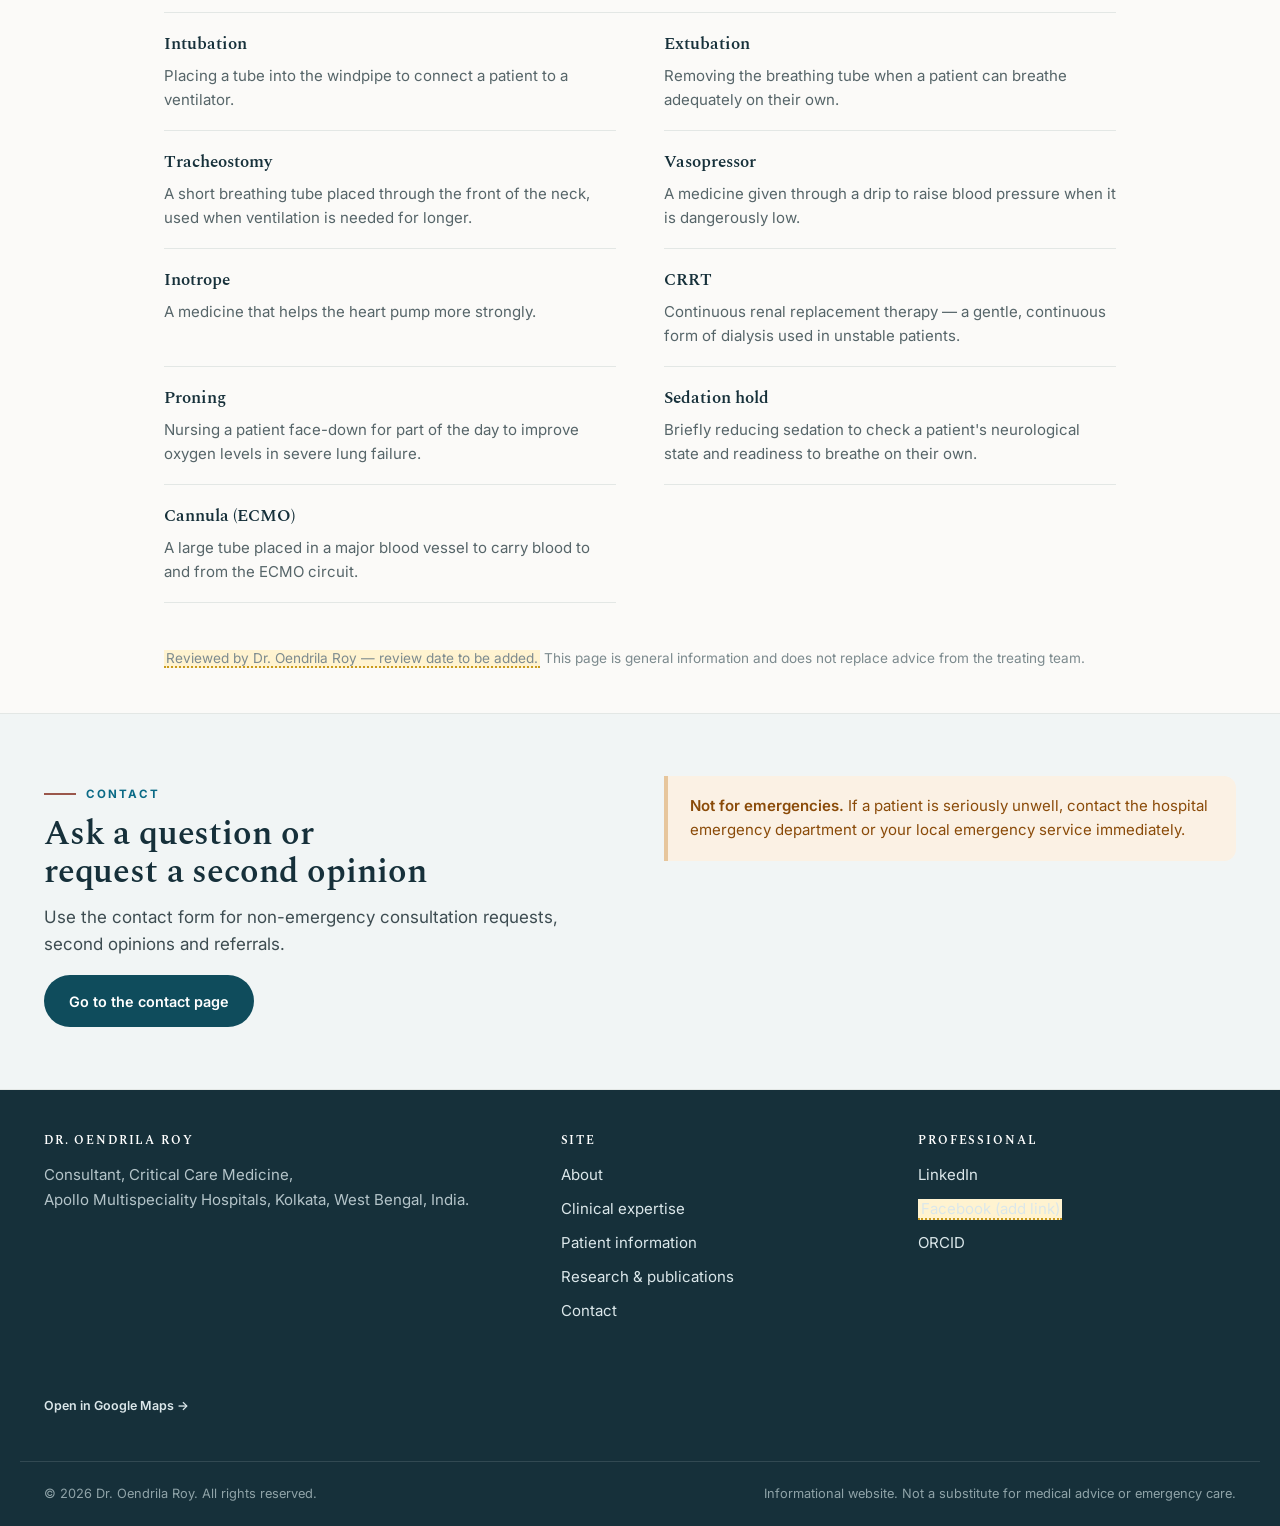
<file: patients-families.html>
<!doctype html>
<html lang="en-IN">
  <head>
    <meta charset="utf-8" />
    <title>Patient Information | Dr. Oendrila Roy</title>
    <link rel="canonical" href="https://droendrilaroy.github.io/patient-information.html" />
    <meta http-equiv="refresh" content="0; url=patient-information.html" />
    <meta name="robots" content="noindex, follow" />
  </head>
  <body>
    <p>This page has moved to <a href="patient-information.html">Patient Information</a>.</p>
    <script>
      window.location.replace('patient-information.html');
    </script>
  </body>
</html>
</file>
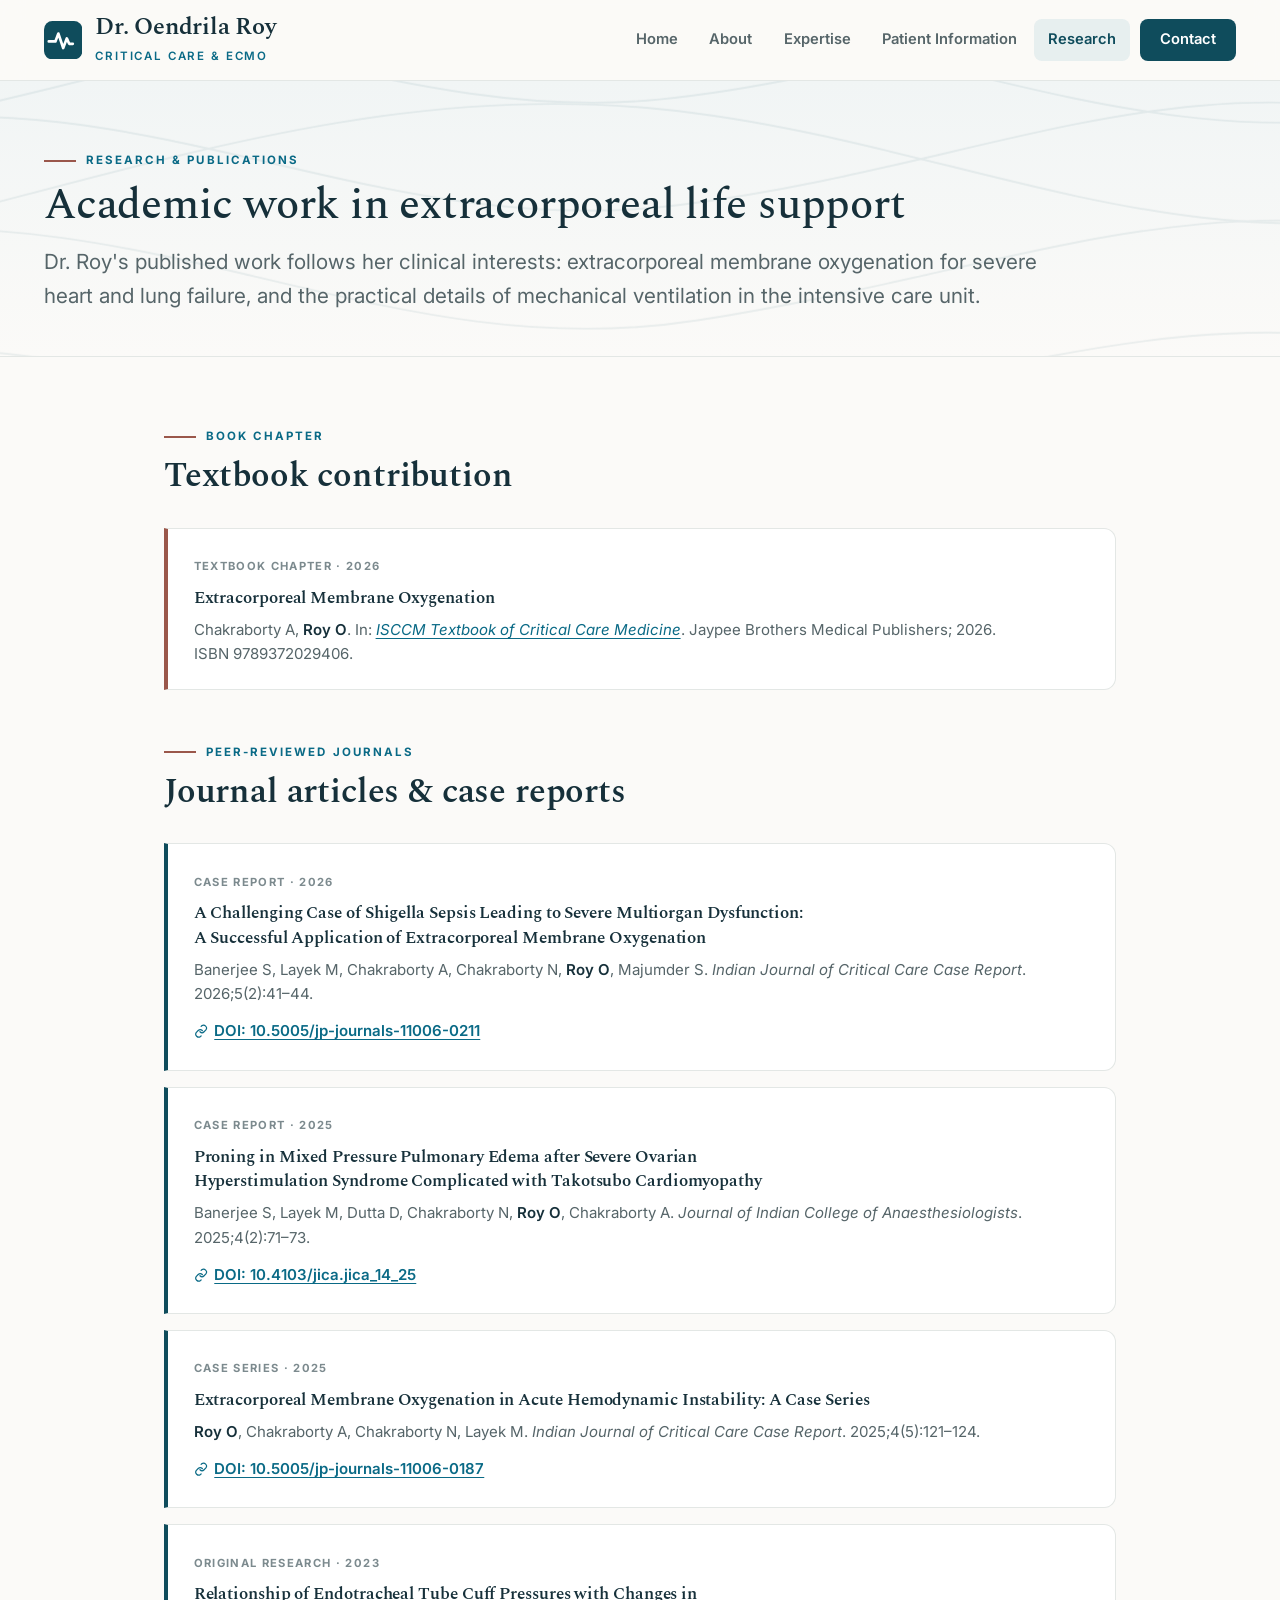
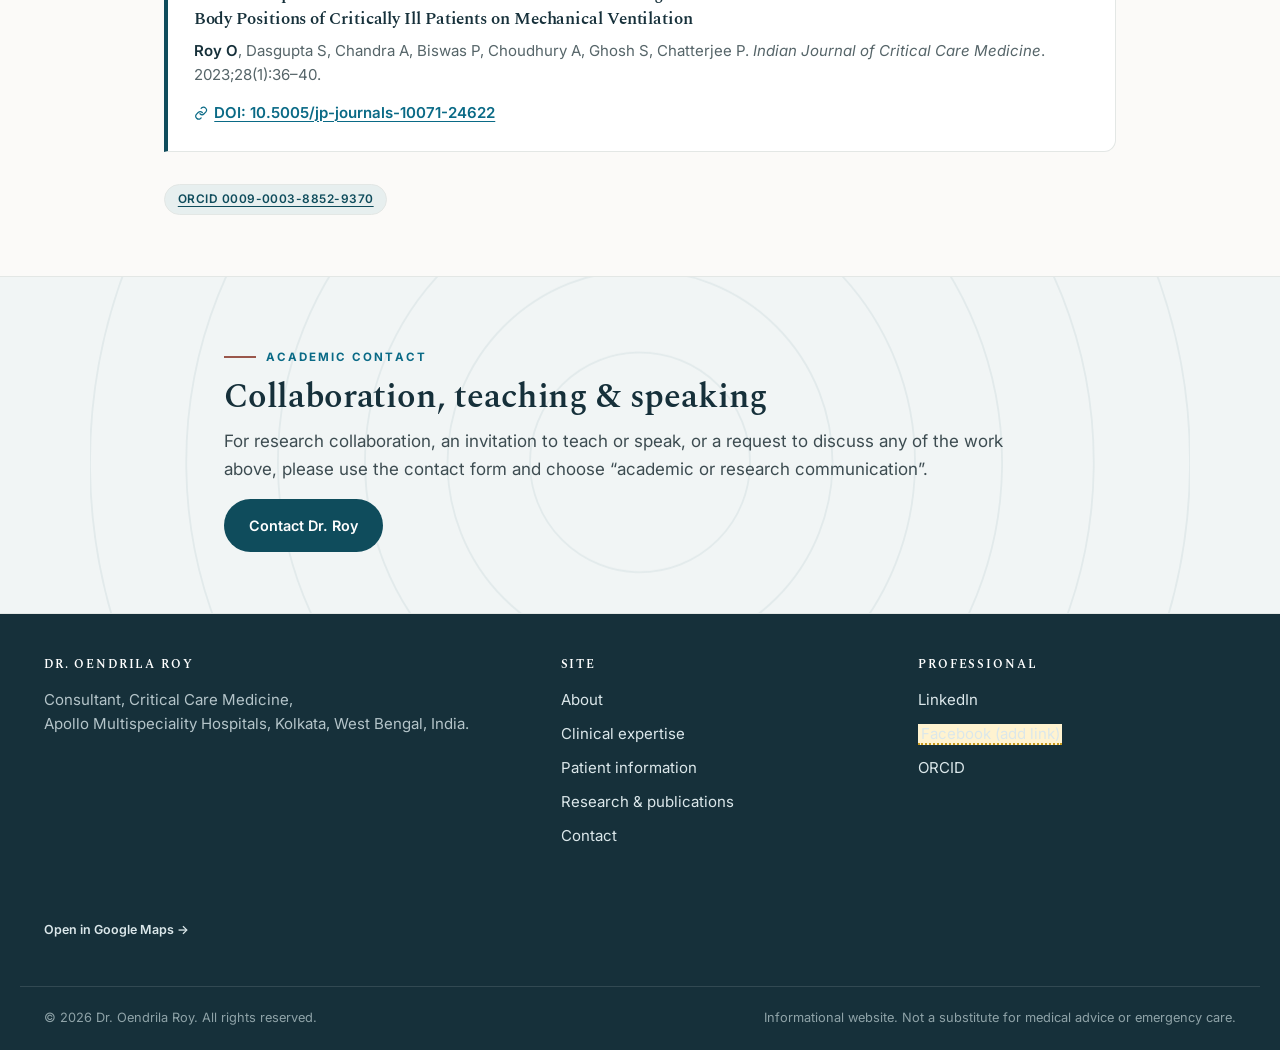
<file: research-publications.html>
<!doctype html>
<html lang="en-IN">
  <head>
    <meta charset="utf-8" />
    <meta name="viewport" content="width=device-width, initial-scale=1" />

    <title>Research &amp; Publications | Dr. Oendrila Roy</title>
    <meta
      name="description"
      content="Peer-reviewed publications, case reports and a textbook chapter by Dr. Oendrila Roy on ECMO, extracorporeal life support and mechanical ventilation in critical care."
    />
    <meta
      name="keywords"
      content="Dr Oendrila Roy publications, ECMO research India, extracorporeal membrane oxygenation case series, mechanical ventilation research, ISCCM textbook ECMO chapter"
    />
    <meta name="author" content="Dr. Oendrila Roy" />
    <meta name="robots" content="index, follow, max-image-preview:large" />
    <meta name="theme-color" content="#0f4c5c" />

    <link rel="canonical" href="https://droendrilaroy.github.io/research-publications.html" />
    <meta property="og:type" content="website" />
    <meta property="og:title" content="Research &amp; Publications | Dr. Oendrila Roy" />
    <meta
      property="og:description"
      content="Peer-reviewed publications and a textbook chapter on ECMO and mechanical ventilation."
    />
    <meta property="og:url" content="https://droendrilaroy.github.io/research-publications.html" />
    <meta property="og:image" content="https://droendrilaroy.github.io/assets/img/portrait.jpg" />
    <meta property="og:image:alt" content="Portrait of Dr. Oendrila Roy" />
    <meta name="twitter:card" content="summary_large_image" />

    <link rel="icon" href="assets/img/favicon.svg" type="image/svg+xml" />
    <link rel="apple-touch-icon" href="assets/img/favicon.svg" />

    <link rel="preconnect" href="https://fonts.googleapis.com" />
    <link rel="preconnect" href="https://fonts.gstatic.com" crossorigin />
    <link
      href="https://fonts.googleapis.com/css2?family=Inter:wght@400;500;600;700&family=Spectral:ital,wght@0,300;0,400;0,500;0,600;1,400&display=swap"
      rel="stylesheet"
    />
    <link rel="stylesheet" href="assets/css/styles.css" />
    <script>
      document.documentElement.classList.add('js');
    </script>
  </head>

  <body>
    <a class="skip-link" href="#main">Skip to main content</a>

    <header class="site-header">
      <div class="container site-header__inner">
        <a class="brand" href="index.html" aria-label="Dr. Oendrila Roy — home">
          <svg class="brand__mark" viewBox="0 0 64 64" aria-hidden="true">
            <rect width="64" height="64" rx="14" fill="currentColor" />
            <path d="M8 34h11l5-13 8 24 6-16 4 9h6" fill="none" stroke="#fff" stroke-width="4.5" stroke-linecap="round" stroke-linejoin="round" />
          </svg>
          <span>
            <span class="brand__name">Dr. Oendrila Roy</span>
            <span class="brand__role">Critical Care &amp; ECMO</span>
          </span>
        </a>
        <button class="nav-toggle" id="nav-toggle" aria-expanded="false" aria-controls="nav">
          <svg viewBox="0 0 24 24" fill="none" stroke="currentColor" stroke-width="2" aria-hidden="true">
            <path d="M4 6h16M4 12h16M4 18h16" stroke-linecap="round" />
          </svg>
          <span class="sr-only">Menu</span>
        </button>
        <nav class="nav" id="nav" aria-label="Primary">
          <a href="index.html">Home</a>
          <a href="about.html">About</a>
          <a href="clinical-expertise.html">Expertise</a>
          <a href="patient-information.html">Patient Information</a>
          <a href="research-publications.html" aria-current="page">Research</a>
          <a class="nav__cta" href="contact.html">Contact</a>
        </nav>
      </div>
    </header>

    <main id="main">
      <section class="page-head">
        <div class="parallax-layer parallax-layer--flow" data-parallax="0.16" aria-hidden="true"></div>
        <div class="container">
          <span class="kicker">Research &amp; publications</span>
          <h1>Academic work in extracorporeal life support</h1>
          <p>
            Dr. Roy's published work follows her clinical interests: extracorporeal membrane
            oxygenation for severe heart and lung failure, and the practical details of
            mechanical ventilation in the intensive care unit.
          </p>
        </div>
      </section>

      <section class="section container container--narrow">
        <div class="section-head">
          <span class="kicker">Book chapter</span>
          <h2>Textbook contribution</h2>
        </div>
        <div class="pub pub--chapter">
          <span class="pub__type">Textbook chapter &middot; 2026</span>
          <h3>Extracorporeal Membrane Oxygenation</h3>
          <p class="pub__authors">
            Chakraborty A, <strong>Roy O</strong>. In:
            <a href="https://ejaypee.com/products/isccm-textbook-of-critical-care-medicine-3-vols-by-pradip-kumar-bhattacharya" target="_blank" rel="noopener"><em>ISCCM Textbook of Critical Care Medicine</em></a>.
            Jaypee Brothers Medical Publishers; 2026. ISBN 9789372029406.
          </p>
        </div>

        <div class="section-head" style="margin-top: var(--space-7)">
          <span class="kicker">Peer-reviewed journals</span>
          <h2>Journal articles &amp; case reports</h2>
        </div>

        <div class="pub">
          <span class="pub__type">Case report &middot; 2026</span>
          <h3>
            A Challenging Case of Shigella Sepsis Leading to Severe Multiorgan Dysfunction:
            A Successful Application of Extracorporeal Membrane Oxygenation
          </h3>
          <p class="pub__authors">
            Banerjee S, Layek M, Chakraborty A, Chakraborty N, <strong>Roy O</strong>, Majumder S.
            <em>Indian Journal of Critical Care Case Report</em>. 2026;5(2):41&ndash;44.
          </p>
          <a class="pub__doi" href="https://doi.org/10.5005/jp-journals-11006-0211" target="_blank" rel="noopener">
            <svg viewBox="0 0 24 24" fill="none" stroke="currentColor" stroke-width="2" aria-hidden="true"><path d="M10 13a5 5 0 0 0 7 0l3-3a5 5 0 0 0-7-7l-1 1M14 11a5 5 0 0 0-7 0l-3 3a5 5 0 0 0 7 7l1-1" stroke-linecap="round" stroke-linejoin="round"/></svg>
            DOI: 10.5005/jp-journals-11006-0211
          </a>
        </div>

        <div class="pub">
          <span class="pub__type">Case report &middot; 2025</span>
          <h3>
            Proning in Mixed Pressure Pulmonary Edema after Severe Ovarian Hyperstimulation
            Syndrome Complicated with Takotsubo Cardiomyopathy
          </h3>
          <p class="pub__authors">
            Banerjee S, Layek M, Dutta D, Chakraborty N, <strong>Roy O</strong>, Chakraborty A.
            <em>Journal of Indian College of Anaesthesiologists</em>. 2025;4(2):71&ndash;73.
          </p>
          <a class="pub__doi" href="https://doi.org/10.4103/jica.jica_14_25" target="_blank" rel="noopener">
            <svg viewBox="0 0 24 24" fill="none" stroke="currentColor" stroke-width="2" aria-hidden="true"><path d="M10 13a5 5 0 0 0 7 0l3-3a5 5 0 0 0-7-7l-1 1M14 11a5 5 0 0 0-7 0l-3 3a5 5 0 0 0 7 7l1-1" stroke-linecap="round" stroke-linejoin="round"/></svg>
            DOI: 10.4103/jica.jica_14_25
          </a>
        </div>

        <div class="pub">
          <span class="pub__type">Case series &middot; 2025</span>
          <h3>Extracorporeal Membrane Oxygenation in Acute Hemodynamic Instability: A Case Series</h3>
          <p class="pub__authors">
            <strong>Roy O</strong>, Chakraborty A, Chakraborty N, Layek M.
            <em>Indian Journal of Critical Care Case Report</em>. 2025;4(5):121&ndash;124.
          </p>
          <a class="pub__doi" href="https://doi.org/10.5005/jp-journals-11006-0187" target="_blank" rel="noopener">
            <svg viewBox="0 0 24 24" fill="none" stroke="currentColor" stroke-width="2" aria-hidden="true"><path d="M10 13a5 5 0 0 0 7 0l3-3a5 5 0 0 0-7-7l-1 1M14 11a5 5 0 0 0-7 0l-3 3a5 5 0 0 0 7 7l1-1" stroke-linecap="round" stroke-linejoin="round"/></svg>
            DOI: 10.5005/jp-journals-11006-0187
          </a>
        </div>

        <div class="pub">
          <span class="pub__type">Original research &middot; 2023</span>
          <h3>
            Relationship of Endotracheal Tube Cuff Pressures with Changes in Body Positions of
            Critically Ill Patients on Mechanical Ventilation
          </h3>
          <p class="pub__authors">
            <strong>Roy O</strong>, Dasgupta S, Chandra A, Biswas P, Choudhury A, Ghosh S, Chatterjee P.
            <em>Indian Journal of Critical Care Medicine</em>. 2023;28(1):36&ndash;40.
          </p>
          <a class="pub__doi" href="https://doi.org/10.5005/jp-journals-10071-24622" target="_blank" rel="noopener">
            <svg viewBox="0 0 24 24" fill="none" stroke="currentColor" stroke-width="2" aria-hidden="true"><path d="M10 13a5 5 0 0 0 7 0l3-3a5 5 0 0 0-7-7l-1 1M14 11a5 5 0 0 0-7 0l-3 3a5 5 0 0 0 7 7l1-1" stroke-linecap="round" stroke-linejoin="round"/></svg>
            DOI: 10.5005/jp-journals-10071-24622
          </a>
        </div>

        <p style="margin-top: var(--space-6)">
          <a class="tag" href="https://orcid.org/0009-0003-8852-9370" target="_blank" rel="noopener">
            ORCID 0009-0003-8852-9370
          </a>
        </p>
      </section>

      <section class="band">
        <div class="parallax-layer parallax-layer--contour" data-parallax="-0.1" aria-hidden="true"></div>
        <div class="section container container--narrow prose">
          <span class="kicker">Academic contact</span>
          <h2>Collaboration, teaching &amp; speaking</h2>
          <p>
            For research collaboration, an invitation to teach or speak, or a request to
            discuss any of the work above, please use the contact form and choose &ldquo;academic
            or research communication&rdquo;.
          </p>
          <p><a class="btn btn--primary" href="contact.html">Contact Dr. Roy</a></p>
        </div>
      </section>
    </main>

    <footer class="site-footer">
      <div class="container site-footer__grid">
        <div>
          <h4>Dr. Oendrila Roy</h4>
          <p>
            Consultant, Critical Care Medicine,<br />
            Apollo Multispeciality Hospitals, Kolkata, West Bengal, India.
          </p>
          <div class="footer-map">
            <iframe
              title="Map — Apollo Multispeciality Hospitals, Kolkata"
              src="https://www.google.com/maps?q=Apollo%20Multispeciality%20Hospitals%2C%2058%20Canal%20Circular%20Road%2C%20Kadapara%2C%20Kolkata%20700054&output=embed"
              loading="lazy"
              referrerpolicy="no-referrer-when-downgrade"
            ></iframe>
            <a
              href="https://www.google.com/maps/search/?api=1&query=Apollo%20Multispeciality%20Hospitals%20Kolkata"
              target="_blank"
              rel="noopener"
              >Open in Google Maps &rarr;</a
            >
          </div>
        </div>
        <div>
          <h4>Site</h4>
          <ul>
            <li><a href="about.html">About</a></li>
            <li><a href="clinical-expertise.html">Clinical expertise</a></li>
            <li><a href="patient-information.html">Patient information</a></li>
            <li><a href="research-publications.html">Research &amp; publications</a></li>
            <li><a href="contact.html">Contact</a></li>
          </ul>
        </div>
        <div>
          <h4>Professional</h4>
          <ul>
            <li>
              <a href="https://www.linkedin.com/in/dr-oendrila-roy-448276230/" target="_blank" rel="noopener">LinkedIn</a>
            </li>
            <li>
              <!-- TODO: replace href with the real Facebook page URL -->
              <a href="#" class="to-confirm">Facebook (add link)</a>
            </li>
            <li>
              <a href="https://orcid.org/0009-0003-8852-9370" target="_blank" rel="noopener">ORCID</a>
            </li>
          </ul>
        </div>
      </div>
      <div class="container site-footer__bar">
        <span>&copy; 2026 Dr. Oendrila Roy. All rights reserved.</span>
        <span>Informational website. Not a substitute for medical advice or emergency care.</span>
      </div>
    </footer>

    <script>
      (function () {
        var btn = document.getElementById('nav-toggle');
        var nav = document.getElementById('nav');
        if (btn && nav) {
          btn.addEventListener('click', function () {
            var open = nav.getAttribute('data-open') === 'true';
            nav.setAttribute('data-open', String(!open));
            btn.setAttribute('aria-expanded', String(!open));
          });
        }
      })();
      (function () {
        var els = [].slice.call(document.querySelectorAll('.reveal'));
        function showAll() {
          els.forEach(function (el) {
            el.classList.add('is-visible');
          });
        }
        if (!('IntersectionObserver' in window)) {
          showAll();
          return;
        }
        var io = new IntersectionObserver(
          function (entries) {
            entries.forEach(function (e) {
              if (e.isIntersecting) {
                e.target.classList.add('is-visible');
                io.unobserve(e.target);
              }
            });
          },
          { rootMargin: '0px 0px -10% 0px' },
        );
        els.forEach(function (el) {
          io.observe(el);
        });
        window.addEventListener('load', function () {
          setTimeout(showAll, 1200);
        });
      })();
      (function () {
        var items = [].slice.call(document.querySelectorAll('[data-parallax]'));
        if (!items.length) return;
        var reduce = window.matchMedia('(prefers-reduced-motion: reduce)');
        var ticking = false;
        function hostOf(el) {
          return el.closest('.hero, .band, .page-head, .parallax-host') || el.parentElement || el;
        }
        function apply() {
          ticking = false;
          var vh = window.innerHeight || document.documentElement.clientHeight;
          items.forEach(function (el) {
            if (reduce.matches) {
              el.style.transform = '';
              return;
            }
            var rect = hostOf(el).getBoundingClientRect();
            var fromCentre = (rect.top + rect.height / 2 - vh / 2) / vh;
            fromCentre = Math.max(-1.2, Math.min(1.2, fromCentre));
            var speed = parseFloat(el.getAttribute('data-parallax')) || 0.15;
            el.style.transform = 'translate3d(0,' + (fromCentre * speed * -140).toFixed(1) + 'px,0)';
          });
        }
        function schedule() {
          if (!ticking) {
            ticking = true;
            requestAnimationFrame(apply);
          }
        }
        window.addEventListener('scroll', schedule, { passive: true });
        window.addEventListener('resize', schedule);
        reduce.addEventListener('change', apply);
        apply();
      })();
    </script>
  </body>
</html>
</file>
<file: assets/css/styles.css>
/* =============================================================================
   Dr. Oendrila Roy — site stylesheet
   One file, no build step, no framework.

   1. Design tokens          6. Components
   2. Reset & base           7. Page sections
   3. Layout helpers         8. Motion & parallax
   4. Header / navigation    9. Dark theme
   5. Footer
   ============================================================================= */

/* 1. DESIGN TOKENS ---------------------------------------------------------- */
:root {
  /* Brand — drawn from the portrait: petrol-teal scrubs, deep ink, warm clay */
  --teal: #0f4c5c; /* primary */
  --teal-deep: #0b3a47; /* pressed / deep surfaces */
  --ink: #16303a; /* headings */
  --clay: #9a574b; /* warm accent — used sparingly */
  --link: #0a6a86; /* links on paper — contrast-checked (~5:1) */
  --link-hover: #0b3a47;

  /* Neutrals — warm paper ground, cool teal-tinted panels (deliberate mix) */
  --ink-body: #3d4c51;
  --ink-soft: #566569;
  --ink-faint: #7c8a8e;
  --paper: #fbfaf8; /* page background — a whisper of warmth */
  --surface: #f1f5f5; /* cool tinted panel */
  --surface-2: #e7efef;
  --white: #ffffff;
  --line: #e3e7e5;
  --line-strong: #cdd6d5;

  /* Signal (distinct from brand accent) */
  --warn-ink: #8a4b09;
  --warn-bg: #fbf1e4;
  --warn-line: #e7c69c;

  /* Type */
  --font-display: 'Spectral', ui-serif, Georgia, 'Times New Roman', serif;
  --font-sans: 'Inter', ui-sans-serif, system-ui, -apple-system, 'Segoe UI', Roboto, sans-serif;

  --step--1: 0.94rem;
  --step-0: 1.0625rem; /* 17px base */
  --step-1: 1.3rem;
  --step-2: 1.62rem;
  --step-3: 2.1rem;
  --step-4: 2.7rem;
  --step-5: 3.45rem;

  /* Spacing */
  --space-1: 0.25rem;
  --space-2: 0.5rem;
  --space-3: 0.75rem;
  --space-4: 1rem;
  --space-5: 1.5rem;
  --space-6: 2rem;
  --space-7: 2.75rem;
  --space-8: 3.85rem;
  --space-9: 5.25rem;

  /* Structure */
  --measure: 80ch;
  --container: 1240px;
  --radius: 12px;
  --radius-lg: 20px;
  --shadow-sm: 0 1px 2px rgba(22, 48, 58, 0.05), 0 2px 8px rgba(22, 48, 58, 0.04);
  --shadow-md: 0 4px 12px rgba(22, 48, 58, 0.06), 0 24px 48px rgba(22, 48, 58, 0.09);
  --ring: 0 0 0 3px rgba(15, 76, 92, 0.3);

  --header-h: 5rem;
  color-scheme: light;
}

/* 2. RESET & BASE -------------------------------------------------------------- */
*,
*::before,
*::after {
  box-sizing: border-box;
}
* {
  margin: 0;
}
html {
  -webkit-text-size-adjust: 100%;
  scroll-behavior: smooth;
  scroll-padding-top: calc(var(--header-h) + 1.5rem);
}
body {
  font-family: var(--font-sans);
  font-size: var(--step-0);
  line-height: 1.62;
  color: var(--ink-body);
  background: var(--paper);
  -webkit-font-smoothing: antialiased;
  text-rendering: optimizeLegibility;
  min-height: 100vh;
  display: flex;
  flex-direction: column;
}
img,
picture,
svg {
  display: block;
  max-width: 100%;
  height: auto;
}
a {
  color: var(--link);
  text-decoration-thickness: 1px;
  text-underline-offset: 3px;
}
a:hover {
  color: var(--link-hover);
}
h1,
h2,
h3,
h4 {
  font-family: var(--font-display);
  color: var(--ink);
  line-height: 1.15;
  font-weight: 600;
  text-wrap: balance;
  letter-spacing: -0.005em;
}
h1 {
  font-size: var(--step-4);
  font-weight: 500;
}
h2 {
  font-size: var(--step-3);
}
h3 {
  font-size: var(--step-1);
}
p {
  text-wrap: pretty;
}
ul,
ol {
  padding-left: 1.3rem;
}
strong {
  color: var(--ink);
  font-weight: 600;
}
em {
  font-style: italic;
}
:focus-visible {
  outline: none;
  box-shadow: var(--ring);
  border-radius: 4px;
}
::selection {
  background: var(--teal);
  color: #fff;
}

.sr-only {
  position: absolute;
  width: 1px;
  height: 1px;
  padding: 0;
  margin: -1px;
  overflow: hidden;
  clip: rect(0 0 0 0);
  white-space: nowrap;
  border: 0;
}

/* 3. LAYOUT ------------------------------------------------------------------- */
.container {
  width: 100%;
  max-width: var(--container);
  margin-inline: auto;
  padding-inline: 1.5rem;
}
.container--narrow {
  max-width: 1000px;
}
.section {
  padding-block: var(--space-8);
}
.section--tight {
  padding-block: var(--space-7);
}
.prose {
  max-width: var(--measure);
}
.prose p + p {
  margin-top: var(--space-4);
}
.prose > h2 {
  margin-top: var(--space-7);
  margin-bottom: var(--space-3);
}
.prose > h3 {
  margin-top: var(--space-6);
  margin-bottom: var(--space-2);
}
/* An eyebrow sits tight to the heading it introduces — one gap everywhere,
   overriding the larger .prose > h2 rhythm above. */
.kicker + h1,
.kicker + h2,
.section-head h2 {
  margin-top: 0.7rem;
}
.prose ul {
  margin-top: var(--space-3);
}
.prose li + li {
  margin-top: var(--space-2);
}
.stack > * + * {
  margin-top: var(--space-4);
}
.lede {
  font-size: var(--step-1);
  line-height: 1.6;
  color: var(--ink-soft);
}

.skip-link {
  position: absolute;
  left: -9999px;
  top: 0;
  background: var(--ink);
  color: #fff;
  padding: 0.75rem 1rem;
  border-radius: 0 0 8px 0;
  z-index: 200;
}
.skip-link:focus {
  left: 0;
  color: #fff;
}

/* 4. HEADER / NAV ----------------------------------------------------------- */
.site-header {
  position: sticky;
  top: 0;
  z-index: 100;
  background: color-mix(in srgb, var(--paper) 88%, transparent);
  backdrop-filter: saturate(180%) blur(12px);
  border-bottom: 1px solid var(--line);
}
.site-header__inner {
  display: flex;
  align-items: center;
  justify-content: space-between;
  gap: 1rem;
  min-height: var(--header-h);
}
.brand {
  display: flex;
  align-items: center;
  gap: 0.8rem;
  text-decoration: none;
  color: var(--ink);
}
.brand:hover {
  color: var(--ink);
}
.brand__mark {
  width: 2.4rem;
  height: 2.4rem;
  flex: none;
  color: var(--teal);
}
.brand__name {
  font-family: var(--font-display);
  font-weight: 600;
  font-size: 1.5rem;
  line-height: 1.05;
  letter-spacing: -0.01em;
}
.brand__role {
  display: block;
  font-family: var(--font-sans);
  font-size: 0.72rem;
  font-weight: 600;
  letter-spacing: 0.16em;
  text-transform: uppercase;
  color: var(--link);
  margin-top: 0.28rem;
}
.nav {
  display: flex;
  align-items: center;
  gap: 0.25rem;
}
.nav a {
  text-decoration: none;
  color: var(--ink-soft);
  font-size: 0.92rem;
  font-weight: 600;
  padding: 0.55rem 0.85rem;
  border-radius: 8px;
  white-space: nowrap;
}
.nav a:hover {
  color: var(--ink);
  background: var(--surface-2);
}
.nav a[aria-current='page'] {
  color: var(--teal);
  background: var(--surface-2);
}
.nav a.nav__cta {
  background: var(--teal);
  color: #fff;
  padding-inline: 1.25rem;
  margin-left: 0.4rem;
}
.nav a.nav__cta:hover {
  background: var(--teal-deep);
  color: #fff;
}
.nav-toggle {
  display: none;
  border: 1px solid var(--line-strong);
  background: var(--white);
  border-radius: 8px;
  padding: 0.5rem;
  color: var(--ink);
  cursor: pointer;
}
.nav-toggle svg {
  width: 1.5rem;
  height: 1.5rem;
}

@media (max-width: 900px) {
  .nav-toggle {
    display: inline-flex;
  }
  .nav {
    position: fixed;
    inset: var(--header-h) 0 auto 0;
    flex-direction: column;
    align-items: stretch;
    gap: 0;
    background: var(--paper);
    border-bottom: 1px solid var(--line);
    padding: 0.5rem 1.25rem 1.5rem;
    box-shadow: var(--shadow-md);
    transform: translateY(-135%);
    transition: transform 0.3s ease;
  }
  .nav[data-open='true'] {
    transform: translateY(0);
  }
  .nav a {
    padding: 0.95rem 0.5rem;
    border-radius: 0;
    border-bottom: 1px solid var(--line);
    font-size: 1rem;
  }
  .nav a.nav__cta {
    margin: 0.9rem 0 0;
    border-radius: 8px;
    text-align: center;
    border-bottom: 0;
  }
}

/* 5. FOOTER --------------------------------------------------------------------- */
.site-footer {
  margin-top: auto;
  background: var(--ink);
  color: #b4c4c9;
  font-size: var(--step--1);
}
.site-footer a {
  color: #dbe7ea;
  text-decoration: none;
}
.site-footer a:hover {
  color: #fff;
  text-decoration: underline;
}
.site-footer__grid {
  display: grid;
  grid-template-columns: 1.5fr 1fr 1fr;
  gap: 2.5rem;
  padding-block: var(--space-7);
}
.site-footer__grid h4 {
  color: #fff;
  font-size: 0.72rem;
  letter-spacing: 0.16em;
  text-transform: uppercase;
  margin-bottom: 1rem;
}
.site-footer ul {
  list-style: none;
  padding: 0;
}
.site-footer li + li {
  margin-top: 0.6rem;
}
.footer-map {
  margin-top: 1.1rem;
  max-width: 340px;
}
.footer-map iframe {
  width: 100%;
  height: 150px;
  border: 0;
  border-radius: 10px;
  filter: grayscale(0.25) contrast(0.95);
}
.footer-map a {
  display: inline-block;
  margin-top: 0.55rem;
  font-size: 0.78rem;
  font-weight: 600;
}
.site-footer__bar {
  border-top: 1px solid rgba(255, 255, 255, 0.12);
  padding-block: 1.35rem;
  display: flex;
  justify-content: space-between;
  gap: 1rem;
  flex-wrap: wrap;
  font-size: 0.8rem;
  color: #8fa3a8;
}
@media (max-width: 720px) {
  .site-footer__grid {
    grid-template-columns: 1fr;
    gap: 1.75rem;
  }
}

/* 6. COMPONENTS ----------------------------------------------------------------- */
.kicker {
  display: inline-flex;
  align-items: center;
  gap: 0.6rem;
  font-size: 0.72rem;
  font-weight: 700;
  letter-spacing: 0.18em;
  text-transform: uppercase;
  color: var(--link);
}
.kicker::before {
  content: '';
  width: 2rem;
  height: 2px;
  background: var(--clay);
}

.btn {
  display: inline-flex;
  align-items: center;
  gap: 0.5rem;
  font: inherit;
  font-weight: 600;
  font-size: 0.9rem;
  padding: 0.85rem 1.5rem;
  border-radius: 999px;
  text-decoration: none;
  cursor: pointer;
  border: 1px solid transparent;
  transition:
    background 0.18s ease,
    border-color 0.18s ease,
    color 0.18s ease,
    transform 0.18s ease;
}
.btn:hover {
  transform: translateY(-1px);
}
.btn--primary {
  background: var(--teal);
  color: #fff;
}
.btn--primary:hover {
  background: var(--teal-deep);
  color: #fff;
}
.btn--ghost {
  border-color: var(--line-strong);
  color: var(--ink);
  background: var(--white);
}
.btn--ghost:hover {
  border-color: var(--teal);
  color: var(--teal);
}
.btn svg {
  width: 1.05em;
  height: 1.05em;
}

.card {
  background: var(--white);
  border: 1px solid var(--line);
  border-radius: var(--radius-lg);
  padding: 1.85rem;
  box-shadow: var(--shadow-sm);
  transition:
    transform 0.2s ease,
    box-shadow 0.2s ease;
}
.card:hover {
  transform: translateY(-3px);
  box-shadow: var(--shadow-md);
}
.card__icon {
  width: 2.35rem;
  height: 2.35rem;
  color: var(--teal);
  margin-bottom: 1rem;
}
.card h3 {
  margin-bottom: 0.45rem;
}
.card p {
  color: var(--ink-soft);
  font-size: var(--step--1);
  line-height: 1.65;
}

.grid {
  display: grid;
  gap: 1.5rem;
}
@media (min-width: 640px) {
  .grid--2 {
    grid-template-columns: repeat(2, 1fr);
  }
  .grid--3 {
    grid-template-columns: repeat(3, 1fr);
  }
}
@media (max-width: 639px) {
  .grid--2,
  .grid--3 {
    grid-template-columns: 1fr;
  }
}

.notice {
  border-left: 4px solid var(--warn-line);
  background: var(--warn-bg);
  color: var(--warn-ink);
  padding: 1.1rem 1.35rem;
  border-radius: 0 var(--radius) var(--radius) 0;
  font-size: var(--step--1);
  line-height: 1.65;
}
.notice strong {
  color: var(--warn-ink);
}

.pullquote {
  font-family: var(--font-display);
  font-size: var(--step-2);
  font-weight: 400;
  font-style: italic;
  line-height: 1.4;
  color: var(--ink);
  border-left: 3px solid var(--clay);
  padding-left: 1.5rem;
  margin-block: var(--space-6);
  max-width: 40ch;
}

.tag {
  display: inline-block;
  font-size: 0.74rem;
  font-weight: 600;
  letter-spacing: 0.04em;
  color: var(--teal);
  background: var(--surface-2);
  border: 1px solid var(--line);
  border-radius: 999px;
  padding: 0.3rem 0.8rem;
}

/* Placeholder marker — search built site for "to-confirm" before launch */
.to-confirm {
  background: #fff3d0;
  border-bottom: 2px dotted #c99a1e;
  padding: 0 0.15em;
}

/* 7. PAGE SECTIONS ----------------------------------------------------------- */
/* Parallax layers */
.parallax-layer {
  position: absolute;
  inset: -24% -10%;
  z-index: -1;
  pointer-events: none;
  will-change: transform;
}
.parallax-layer--flow {
  background: url('../img/flow-lines.svg') center / cover no-repeat;
  opacity: 0.07;
}
.parallax-layer--contour {
  background: url('../img/contours.svg') center / clamp(600px, 90%, 1100px) no-repeat;
  opacity: 0.06;
}
.parallax-layer--dots {
  background-image: radial-gradient(var(--line-strong) 1.4px, transparent 1.4px);
  background-size: 26px 26px;
  opacity: 0.55;
  mask-image: linear-gradient(180deg, #000, transparent 88%);
}

/* Hero (home) */
.hero {
  position: relative;
  overflow: hidden;
  isolation: isolate;
  background:
    radial-gradient(130% 120% at 88% 0%, rgba(15, 76, 92, 0.09), transparent 55%),
    linear-gradient(180deg, var(--surface) 0%, var(--paper) 100%);
  border-bottom: 1px solid var(--line);
}
.hero__inner {
  display: grid;
  grid-template-columns: 1.1fr 0.9fr;
  gap: 3.5rem;
  align-items: center;
  padding-block: var(--space-9) var(--space-8);
}
.hero__title {
  font-size: var(--step-5);
  font-weight: 400;
  margin-block: 1.1rem 1.2rem;
}
.hero__lead {
  font-size: var(--step-1);
  color: var(--ink-soft);
  max-width: 45ch;
  line-height: 1.6;
}
.hero__actions {
  display: flex;
  flex-wrap: wrap;
  gap: 0.85rem;
  margin-top: 1.85rem;
}
.hero__stats {
  display: flex;
  gap: 2.25rem;
  margin-top: 2.5rem;
  padding-top: 1.6rem;
  border-top: 1px solid var(--line);
}
.hero__stats dt {
  font-family: var(--font-display);
  font-size: var(--step-2);
  color: var(--ink);
}
.hero__stats dd {
  font-size: 0.78rem;
  color: var(--ink-faint);
  margin: 0.2rem 0 0;
  max-width: 17ch;
}
.portrait {
  position: relative;
}
.portrait img {
  width: 100%;
  border-radius: var(--radius-lg);
  aspect-ratio: 4 / 5;
  object-fit: cover;
  object-position: center 22%;
  background: var(--surface-2);
  box-shadow: var(--shadow-md);
}

/* Light deterrent against casual saving of the portrait: not draggable,
   not selectable, and the image itself ignores pointer events so a
   right-click / long-press has no "Save image" target. Not real
   protection — the file is still at a public URL. */
.portrait img,
.profile__photo img {
  -webkit-user-drag: none;
  -webkit-user-select: none;
  user-select: none;
  pointer-events: none;
}
.portrait figcaption {
  margin-top: 0.9rem;
  font-size: 0.8rem;
  color: var(--ink-faint);
  text-align: center;
}
@media (max-width: 900px) {
  .hero__inner {
    grid-template-columns: 1fr;
    gap: 2.5rem;
    padding-block: var(--space-8) var(--space-7);
  }
  .portrait {
    max-width: 360px;
  }
  .hero__title {
    font-size: var(--step-4);
  }
}

/* Inner-page header */
.page-head {
  position: relative;
  overflow: hidden;
  isolation: isolate;
  background: linear-gradient(180deg, var(--surface) 0%, var(--paper) 100%);
  border-bottom: 1px solid var(--line);
  padding-block: var(--space-8) var(--space-7);
}
.page-head h1 {
  margin-top: 0.7rem;
  font-size: var(--step-4);
}
.page-head p {
  margin-top: 0.9rem;
  color: var(--ink-soft);
  max-width: var(--measure);
  font-size: var(--step-1);
  line-height: 1.6;
}

/* Section heading block */
.section-head {
  max-width: var(--measure);
  margin-bottom: var(--space-6);
}
.section-head p {
  margin-top: 0.7rem;
  color: var(--ink-soft);
}

/* Alternating band */
.band {
  position: relative;
  overflow: hidden;
  isolation: isolate;
  background: var(--surface);
  border-block: 1px solid var(--line);
}
/* About — profile intro */
.profile {
  display: grid;
  grid-template-columns: 300px 1fr;
  gap: 3.5rem;
  align-items: start;
}
.profile__photo img {
  width: 100%;
  border-radius: var(--radius-lg);
  aspect-ratio: 4 / 5;
  object-fit: cover;
  object-position: center 22%;
  box-shadow: var(--shadow-md);
}
.profile__meta {
  margin-top: 1.25rem;
  display: flex;
  flex-direction: column;
  gap: 0.6rem;
  font-size: var(--step--1);
}
.profile__meta a {
  display: flex;
  align-items: flex-start;
  gap: 0.5rem;
  line-height: 1.45;
}
.profile__meta svg {
  width: 1.05em;
  height: 1.05em;
  flex: none;
  margin-top: 0.15em;
  color: var(--teal);
}
@media (max-width: 820px) {
  .profile {
    grid-template-columns: 1fr;
    gap: 2rem;
  }
  .profile__photo {
    max-width: 300px;
  }
}

/* Definition rows (credentials, quick facts) */
.deflist {
  border-top: 1px solid var(--line);
}
.deflist > div {
  display: grid;
  grid-template-columns: 190px 1fr;
  gap: 1.5rem;
  padding: 1rem 0;
  border-bottom: 1px solid var(--line);
}
.deflist dt {
  font-weight: 600;
  color: var(--ink);
  font-size: var(--step--1);
}
.deflist dd {
  margin: 0;
  color: var(--ink-soft);
  font-size: var(--step--1);
}
@media (max-width: 620px) {
  .deflist > div {
    grid-template-columns: 1fr;
    gap: 0.3rem;
  }
}

/* Timeline */
.timeline {
  list-style: none;
  padding: 0;
  position: relative;
}
.timeline::before {
  content: '';
  position: absolute;
  left: 0.5rem;
  top: 0.4rem;
  bottom: 0.4rem;
  width: 2px;
  background: linear-gradient(180deg, var(--teal), rgba(15, 76, 92, 0.12));
}
.timeline li {
  position: relative;
  padding-left: 2.4rem;
  padding-bottom: 2.25rem;
}
.timeline li:last-child {
  padding-bottom: 0;
}
.timeline li::before {
  content: '';
  position: absolute;
  left: 0;
  top: 0.2rem;
  width: 1.1rem;
  height: 1.1rem;
  border-radius: 50%;
  background: var(--paper);
  border: 3px solid var(--clay);
  box-shadow: 0 0 0 5px rgba(154, 87, 75, 0.1);
}
.timeline .year {
  font-size: 0.72rem;
  font-weight: 700;
  letter-spacing: 0.1em;
  text-transform: uppercase;
  color: var(--link);
}
.timeline h3 {
  margin: 0.4rem 0 0.2rem;
  font-size: var(--step-1);
}
.timeline .place {
  color: var(--ink);
  font-size: var(--step--1);
  font-weight: 600;
}
.timeline p {
  margin-top: 0.5rem;
  color: var(--ink-soft);
  font-size: var(--step--1);
}

/* Anchor sub-nav (expertise, patient info) */
.subnav {
  position: sticky;
  top: var(--header-h);
  z-index: 40;
  background: color-mix(in srgb, var(--paper) 90%, transparent);
  backdrop-filter: blur(10px);
  border-bottom: 1px solid var(--line);
  overflow-x: auto;
}
.subnav ul {
  display: flex;
  gap: 0.35rem;
  list-style: none;
  padding: 0.65rem 0;
  margin: 0;
  white-space: nowrap;
}
.subnav a {
  text-decoration: none;
  font-size: 0.83rem;
  font-weight: 600;
  color: var(--ink-soft);
  padding: 0.4rem 0.85rem;
  border-radius: 999px;
}
.subnav a:hover {
  background: var(--surface-2);
  color: var(--ink);
}

/* Expertise detail item */
.topic {
  display: grid;
  grid-template-columns: 3rem 1fr;
  gap: 1.5rem;
  padding-block: var(--space-6);
  border-top: 1px solid var(--line);
  scroll-margin-top: calc(var(--header-h) + 4rem);
}
.topic:first-of-type {
  border-top: 0;
}
.topic__icon {
  width: 3rem;
  height: 3rem;
  color: var(--teal);
}
.topic h3 {
  font-size: var(--step-2);
  margin-bottom: 0.5rem;
}
.topic p {
  color: var(--ink-soft);
  max-width: 74ch;
}
.topic p + p {
  margin-top: 0.75rem;
}
@media (max-width: 620px) {
  .topic {
    grid-template-columns: 1fr;
    gap: 0.75rem;
  }
}

/* Publications */
.pub {
  border: 1px solid var(--line);
  border-left: 4px solid var(--teal);
  border-radius: 0 var(--radius) var(--radius) 0;
  padding: 1.4rem 1.6rem;
  background: var(--white);
}
.pub + .pub {
  margin-top: 1rem;
}
.pub--chapter {
  border-left-color: var(--clay);
}
.pub__type {
  font-size: 0.7rem;
  font-weight: 700;
  letter-spacing: 0.12em;
  text-transform: uppercase;
  color: var(--ink-faint);
}
.pub h3 {
  margin: 0.45rem 0;
  font-size: var(--step-0);
  line-height: 1.45;
  font-weight: 600;
}
.pub__authors {
  font-size: var(--step--1);
  color: var(--ink-soft);
}
.pub__authors strong {
  color: var(--ink);
}
.pub__doi {
  display: inline-flex;
  align-items: center;
  gap: 0.4rem;
  margin-top: 0.8rem;
  font-size: var(--step--1);
  font-weight: 600;
  word-break: break-word;
}
.pub__doi svg {
  width: 0.95em;
  height: 0.95em;
  flex: none;
}

/* FAQ / disclosures */
.faq {
  border: 1px solid var(--line);
  border-radius: var(--radius);
  padding: 0.35rem 1.35rem;
  background: var(--white);
}
.faq + .faq {
  margin-top: 0.75rem;
}
.faq-grid {
  display: grid;
  grid-template-columns: repeat(2, 1fr);
  gap: 0.75rem;
  align-items: start;
}
.faq-grid .faq + .faq {
  margin-top: 0;
}
@media (max-width: 720px) {
  .faq-grid {
    grid-template-columns: 1fr;
  }
}
.faq summary {
  cursor: pointer;
  font-weight: 600;
  font-family: var(--font-display);
  font-size: var(--step-1);
  color: var(--ink);
  padding: 1rem 0;
  list-style: none;
  display: flex;
  justify-content: space-between;
  gap: 1rem;
  align-items: center;
}
.faq summary::-webkit-details-marker {
  display: none;
}
.faq summary::after {
  content: '+';
  font-family: var(--font-sans);
  font-weight: 400;
  font-size: 1.5rem;
  line-height: 1;
  color: var(--link);
  flex: none;
}
.faq[open] summary::after {
  content: '\2013';
}
.faq p {
  padding-bottom: 1.15rem;
  color: var(--ink-soft);
  font-size: var(--step--1);
}

/* Glossary — two columns on wider screens to cut scrolling */
.glossary {
  border-top: 1px solid var(--line);
  display: grid;
  grid-template-columns: repeat(2, 1fr);
  column-gap: 3rem;
}
.glossary > div {
  padding: 1.1rem 0;
  border-bottom: 1px solid var(--line);
}
@media (max-width: 640px) {
  .glossary {
    grid-template-columns: 1fr;
  }
}
.glossary dt {
  font-weight: 600;
  color: var(--ink);
  font-family: var(--font-display);
}
.glossary dd {
  margin: 0.35rem 0 0;
  color: var(--ink-soft);
  font-size: var(--step--1);
}

/* Contact */
.contact-grid {
  display: grid;
  grid-template-columns: 0.85fr 1.15fr;
  border: 1px solid var(--line);
  border-radius: var(--radius-lg);
  overflow: hidden;
  box-shadow: var(--shadow-sm);
}
.contact-grid__aside {
  background: var(--ink);
  color: #c5d3d6;
  padding: 2.5rem;
}
.contact-grid__aside h3 {
  color: #fff;
}
.contact-grid__aside strong {
  color: #fff;
}
.contact-grid__aside a {
  color: #dbe7ea;
}
.contact-grid__aside .stack > * + * {
  margin-top: 1.25rem;
}
.contact-form {
  padding: 2.5rem;
  background: var(--white);
}
.field {
  margin-bottom: 1.15rem;
}
.field label {
  display: block;
  font-size: var(--step--1);
  font-weight: 600;
  color: var(--ink);
  margin-bottom: 0.4rem;
}
.field input,
.field select,
.field textarea {
  width: 100%;
  font: inherit;
  font-size: var(--step--1);
  padding: 0.75rem 0.9rem;
  border: 1px solid var(--line-strong);
  border-radius: 8px;
  background: var(--surface);
  color: var(--ink);
}
.field input:focus,
.field select:focus,
.field textarea:focus {
  border-color: var(--teal);
  background: var(--white);
}
.field--check {
  display: flex;
  gap: 0.6rem;
  align-items: flex-start;
}
.field--check input {
  width: auto;
  margin-top: 0.3rem;
  flex: none;
}
.field--check label {
  font-weight: 400;
  color: var(--ink-soft);
  font-size: 0.82rem;
  line-height: 1.5;
}
.hp {
  position: absolute;
  left: -9999px;
}
.form-result {
  margin: 0 0 1rem;
  padding: 0.85rem 1rem;
  border-radius: 8px;
  font-size: var(--step--1);
  line-height: 1.55;
  border: 1px solid transparent;
}
.form-result--ok {
  background: #e4f1ed;
  border-color: #b7d8cf;
  color: #0c5a4e;
}
.form-result--error {
  background: var(--warn-bg);
  border-color: var(--warn-line);
  color: var(--warn-ink);
}
@media (max-width: 800px) {
  .contact-grid {
    grid-template-columns: 1fr;
  }
}

/* 8. MOTION & PARALLAX -------------------------------------------------------- */
.js .reveal {
  opacity: 0;
  transform: translateY(16px);
  transition:
    opacity 0.6s ease,
    transform 0.6s ease;
}
.js .reveal.is-visible {
  opacity: 1;
  transform: none;
}

@media (prefers-reduced-motion: reduce) {
  html {
    scroll-behavior: auto;
  }
  *,
  *::before,
  *::after {
    animation-duration: 0.01ms !important;
    transition-duration: 0.01ms !important;
  }
  .reveal {
    opacity: 1 !important;
    transform: none !important;
  }
  [data-parallax] {
    transform: none !important;
  }
  .btn:hover,
  .card:hover {
    transform: none;
  }
}

/* 9. DARK THEME ------------------------------------------------------------------ */
@media (prefers-color-scheme: dark) {
  :root {
    --teal: #58b7c9;
    --teal-deep: #7fcdda;
    --ink: #e9f1f1;
    --clay: #d59182;
    --link: #82c9de;
    --link-hover: #a9dded;

    --ink-body: #cdd8da;
    --ink-soft: #a6b5b8;
    --ink-faint: #839598;
    --paper: #0e1f25;
    --surface: #142c33;
    --surface-2: #1c363e;
    --white: #16292f;
    --line: #27414a;
    --line-strong: #375760;

    --warn-ink: #f0c592;
    --warn-bg: #33261a;
    --warn-line: #6d4f2e;

    --shadow-sm: 0 1px 2px rgba(0, 0, 0, 0.35);
    --shadow-md: 0 4px 12px rgba(0, 0, 0, 0.4), 0 24px 48px rgba(0, 0, 0, 0.5);
    --ring: 0 0 0 3px rgba(88, 183, 201, 0.45);
    color-scheme: dark;
  }
  h1,
  h2,
  h3,
  h4,
  strong {
    color: var(--ink);
  }
  .btn--primary,
  .nav a.nav__cta {
    color: #0e1f25;
  }
  .btn--primary:hover,
  .nav a.nav__cta:hover {
    color: #0e1f25;
  }
  .contact-grid__aside {
    background: #0a181d;
  }
  .form-result--ok {
    background: #16302b;
    border-color: #2f5b50;
    color: #8fd4c3;
  }
  .to-confirm {
    background: #4a3a12;
    border-bottom-color: #d6a94e;
    color: #f4e6c4;
  }
}
</file>
